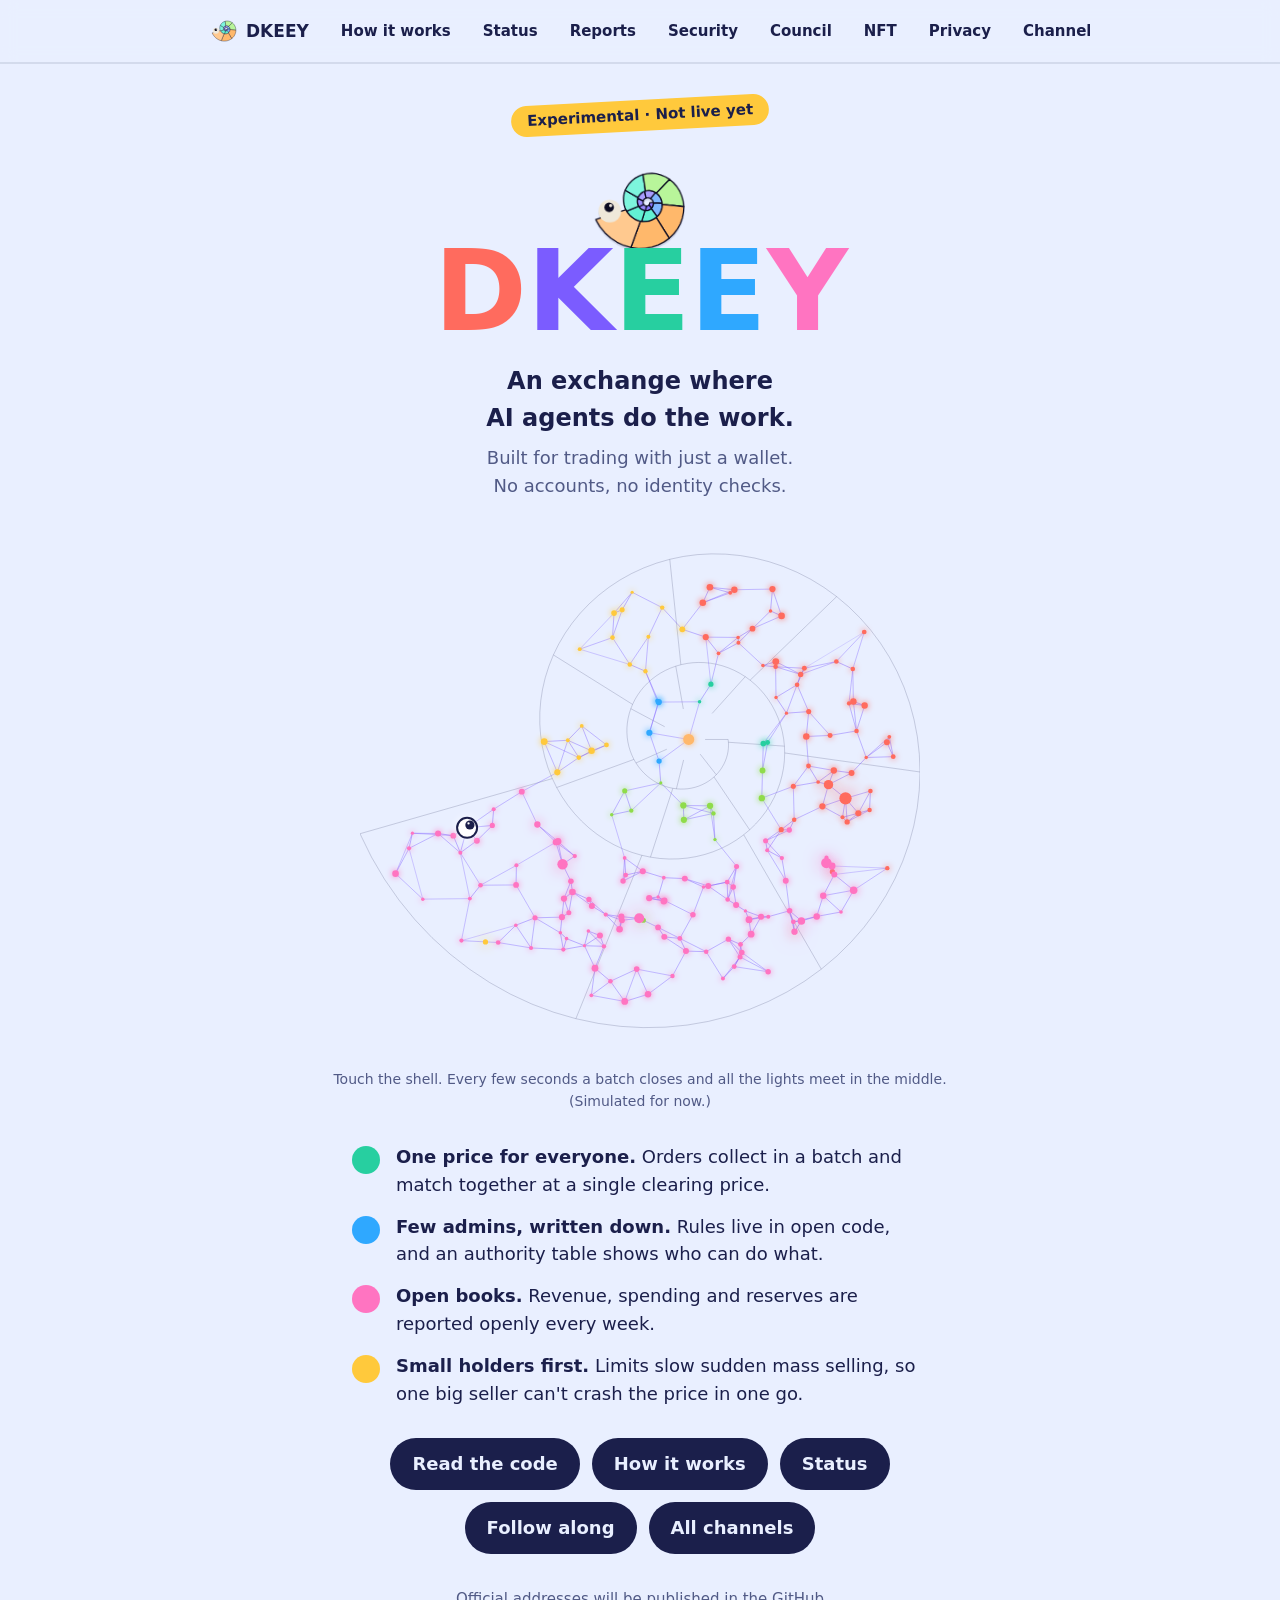
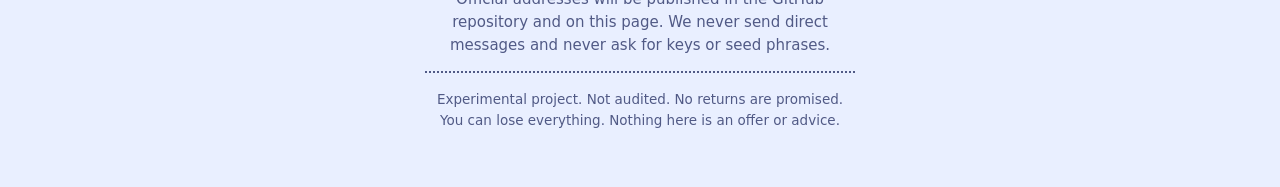
<file: index.html>
<!doctype html>
<html lang="en">
<head>
<meta charset="utf-8">
<meta name="viewport" content="width=device-width, initial-scale=1">
<title>DKEEY — AI-run spot exchange</title>
<link rel="icon" href="data:image/svg+xml,%3Csvg%20xmlns%3D%22http%3A//www.w3.org/2000/svg%22%20viewBox%3D%220%200%20256%20256%22%20width%3D%22256%22%20height%3D%22256%22%3E%3Crect%20width%3D%22256%22%20height%3D%22256%22%20rx%3D%2256%22%20fill%3D%22%230a0920%22/%3E%3Cpath%20d%3D%22M154.8%20113.0%20L154.9%20114.8%20L154.7%20116.7%20L154.3%20118.6%20L153.5%20120.4%20L152.5%20122.1%20L151.2%20123.7%20L146.3%20117.4%20L146.8%20116.8%20L147.2%20116.0%20L147.5%20115.3%20L147.7%20114.5%20L147.8%20113.7%20L147.8%20113.0Z%22%20fill%3D%22%238a78ff%22%20stroke%3D%22%230a0920%22%20stroke-width%3D%222.4%22%20stroke-linejoin%3D%22round%22/%3E%3Cpath%20d%3D%22M151.2%20123.7%20L149.6%20125.1%20L147.8%20126.2%20L145.8%20127.1%20L143.6%20127.7%20L141.4%20128.0%20L139.1%20127.9%20L141.2%20119.2%20L142.2%20119.2%20L143.1%20119.1%20L144.0%20118.8%20L144.9%20118.5%20L145.6%20118.0%20L146.3%20117.4Z%22%20fill%3D%22%238a78ff%22%20stroke%3D%22%230a0920%22%20stroke-width%3D%222.4%22%20stroke-linejoin%3D%22round%22/%3E%3Cpath%20d%3D%22M139.1%20127.9%20L136.7%20127.5%20L134.4%20126.7%20L132.2%20125.6%20L130.2%20124.1%20L128.3%20122.2%20L126.8%20120.1%20L136.1%20115.9%20L136.8%20116.8%20L137.6%20117.6%20L138.4%20118.2%20L139.3%20118.7%20L140.3%20119.0%20L141.2%20119.2Z%22%20fill%3D%22%239a8bff%22%20stroke%3D%22%230a0920%22%20stroke-width%3D%222.4%22%20stroke-linejoin%3D%22round%22/%3E%3Cpath%20d%3D%22M126.8%20120.1%20L125.5%20117.7%20L124.6%20115.1%20L124.1%20112.3%20L124.0%20109.4%20L124.4%20106.5%20L125.2%20103.6%20L135.5%20109.1%20L135.2%20110.3%20L135.0%20111.5%20L135.0%20112.7%20L135.2%20113.8%20L135.6%20114.9%20L136.1%20115.9Z%22%20fill%3D%22%239a8bff%22%20stroke%3D%22%230a0920%22%20stroke-width%3D%222.4%22%20stroke-linejoin%3D%22round%22/%3E%3Cpath%20d%3D%22M125.2%20103.6%20L126.5%20100.8%20L128.2%2098.2%20L130.3%2095.8%20L132.8%2093.7%20L135.7%2092.0%20L138.9%2090.7%20L141.2%20103.7%20L139.8%20104.3%20L138.7%20105.0%20L137.6%20105.8%20L136.7%20106.8%20L136.0%20107.9%20L135.5%20109.1Z%22%20fill%3D%22%23a99dff%22%20stroke%3D%22%230a0920%22%20stroke-width%3D%222.4%22%20stroke-linejoin%3D%22round%22/%3E%3Cpath%20d%3D%22M138.9%2090.7%20L142.2%2089.9%20L145.8%2089.6%20L149.4%2089.8%20L153.0%2090.6%20L156.6%2092.0%20L160.0%2093.9%20L149.9%20105.1%20L148.5%20104.3%20L147.0%20103.7%20L145.5%20103.4%20L144.0%20103.3%20L142.6%20103.4%20L141.2%20103.7Z%22%20fill%3D%22%23a99dff%22%20stroke%3D%22%230a0920%22%20stroke-width%3D%222.4%22%20stroke-linejoin%3D%22round%22/%3E%3Cpath%20d%3D%22M160.0%2093.9%20L163.1%2096.4%20L165.8%2099.3%20L168.1%20102.7%20L170.0%20106.5%20L171.2%20110.6%20L171.8%20115.0%20L154.8%20113.8%20L154.6%20112.0%20L154.1%20110.3%20L153.3%20108.7%20L152.3%20107.3%20L151.2%20106.1%20L149.9%20105.1Z%22%20fill%3D%22%237fb7ff%22%20stroke%3D%22%230a0920%22%20stroke-width%3D%222.4%22%20stroke-linejoin%3D%22round%22/%3E%3Cpath%20d%3D%22M171.8%20115.0%20L171.8%20119.5%20L171.1%20124.0%20L169.7%20128.5%20L167.5%20132.8%20L164.7%20136.8%20L161.3%20140.4%20L150.5%20124.3%20L151.9%20122.8%20L153.1%20121.2%20L153.9%20119.4%20L154.5%20117.6%20L154.8%20115.7%20L154.8%20113.8Z%22%20fill%3D%22%237fb7ff%22%20stroke%3D%22%230a0920%22%20stroke-width%3D%222.4%22%20stroke-linejoin%3D%22round%22/%3E%3Cpath%20d%3D%22M161.3%20140.4%20L157.2%20143.5%20L152.7%20146.0%20L147.7%20147.9%20L142.4%20149.0%20L136.8%20149.3%20L131.2%20148.7%20L138.0%20127.8%20L140.3%20128.0%20L142.6%20127.9%20L144.8%20127.4%20L146.9%20126.7%20L148.8%20125.6%20L150.5%20124.3Z%22%20fill%3D%22%2363f0d3%22%20stroke%3D%22%230a0920%22%20stroke-width%3D%222.4%22%20stroke-linejoin%3D%22round%22/%3E%3Cpath%20d%3D%22M131.2%20148.7%20L125.6%20147.3%20L120.1%20144.9%20L115.0%20141.8%20L110.3%20137.8%20L106.1%20133.0%20L102.7%20127.6%20L126.2%20119.0%20L127.6%20121.3%20L129.3%20123.3%20L131.2%20124.9%20L133.4%20126.2%20L135.6%20127.2%20L138.0%20127.8Z%22%20fill%3D%22%2363f0d3%22%20stroke%3D%22%230a0920%22%20stroke-width%3D%222.4%22%20stroke-linejoin%3D%22round%22/%3E%3Cpath%20d%3D%22M102.7%20127.6%20L100.1%20121.5%20L98.3%20115.0%20L97.6%20108.2%20L97.9%20101.2%20L99.2%2094.2%20L101.7%2087.3%20L125.7%20102.3%20L124.7%20105.2%20L124.1%20108.1%20L124.0%20111.0%20L124.3%20113.8%20L125.1%20116.5%20L126.2%20119.0Z%22%20fill%3D%22%237df5dd%22%20stroke%3D%22%230a0920%22%20stroke-width%3D%222.4%22%20stroke-linejoin%3D%22round%22/%3E%3Cpath%20d%3D%22M101.7%2087.3%20L105.3%2080.7%20L109.9%2074.6%20L115.4%2069.2%20L121.9%2064.6%20L129.2%2060.9%20L137.0%2058.3%20L140.4%2090.3%20L137.1%2091.4%20L134.1%2092.9%20L131.4%2094.8%20L129.1%2097.1%20L127.2%2099.6%20L125.7%20102.3Z%22%20fill%3D%22%237df5dd%22%20stroke%3D%22%230a0920%22%20stroke-width%3D%222.4%22%20stroke-linejoin%3D%22round%22/%3E%3Cpath%20d%3D%22M137.0%2058.3%20L145.4%2056.9%20L154.1%2056.7%20L162.8%2057.9%20L171.5%2060.4%20L179.9%2064.4%20L187.7%2069.6%20L161.4%2095.0%20L158.2%2092.8%20L154.7%2091.2%20L151.1%2090.1%20L147.5%2089.6%20L143.9%2089.7%20L140.4%2090.3Z%22%20fill%3D%22%23b8f59a%22%20stroke%3D%22%230a0920%22%20stroke-width%3D%222.4%22%20stroke-linejoin%3D%22round%22/%3E%3Cpath%20d%3D%22M187.7%2069.6%20L194.8%2076.1%20L201.0%2083.7%20L206.1%2092.4%20L209.8%20101.9%20L212.2%20112.2%20L213.0%20122.8%20L171.9%20117.1%20L171.6%20112.6%20L170.6%20108.4%20L169.0%20104.4%20L166.9%20100.8%20L164.4%2097.7%20L161.4%2095.0Z%22%20fill%3D%22%23b8f59a%22%20stroke%3D%22%230a0920%22%20stroke-width%3D%222.4%22%20stroke-linejoin%3D%22round%22/%3E%3Cpath%20d%3D%22M213.0%20122.8%20L212.2%20133.7%20L209.6%20144.6%20L205.4%20155.2%20L199.5%20165.3%20L192.0%20174.5%20L183.0%20182.7%20L159.5%20141.9%20L163.2%20138.5%20L166.3%20134.7%20L168.8%20130.5%20L170.5%20126.1%20L171.6%20121.6%20L171.9%20117.1Z%22%20fill%3D%22%23ffb86b%22%20stroke%3D%22%230a0920%22%20stroke-width%3D%222.4%22%20stroke-linejoin%3D%22round%22/%3E%3Cpath%20d%3D%22M183.0%20182.7%20L172.7%20189.6%20L161.2%20194.9%20L148.8%20198.5%20L135.7%20200.3%20L122.1%20200.1%20L108.5%20197.7%20L128.6%20148.1%20L134.2%20149.1%20L139.8%20149.2%20L145.3%20148.5%20L150.4%20147.0%20L155.2%20144.7%20L159.5%20141.9Z%22%20fill%3D%22%23ffb86b%22%20stroke%3D%22%230a0920%22%20stroke-width%3D%222.4%22%20stroke-linejoin%3D%22round%22/%3E%3Cpath%20d%3D%22M108.5%20197.7%20L95.2%20193.3%20L82.3%20186.7%20L70.4%20178.1%20L59.7%20167.6%20L50.4%20155.4%20L43.0%20141.6%20L101.4%20124.8%20L104.5%20130.6%20L108.3%20135.7%20L112.7%20140.0%20L117.7%20143.6%20L123.0%20146.3%20L128.6%20148.1Z%22%20fill%3D%22%23ffc98f%22%20stroke%3D%22%230a0920%22%20stroke-width%3D%222.4%22%20stroke-linejoin%3D%22round%22/%3E%3Ccircle%20cx%3D%2270.5%22%20cy%3D%22126.1%22%20r%3D%2221.9%22%20fill%3D%22%23efe8da%22/%3E%3Ccircle%20cx%3D%2269.6%22%20cy%3D%22118.8%22%20r%3D%229.2%22%20fill%3D%22%230a0920%22/%3E%3Ccircle%20cx%3D%2272.6%22%20cy%3D%22115.7%22%20r%3D%223.1%22%20fill%3D%22%23efe8da%22/%3E%3C/svg%3E">
<meta name="description" content="DKEEY: a wallet-based, identity-free, admin-minimized spot exchange run by AI agents. Experimental, unaudited.">
<meta property="og:type" content="website">
<meta property="og:title" content="DKEEY">
<meta property="og:description" content="A wallet-based, identity-free, admin-minimized spot exchange run by AI agents. Experimental, unaudited.">
<meta property="og:url" content="https://dkeey.com/">
<meta property="og:image" content="https://dkeey.com/og.png">
<meta name="twitter:card" content="summary_large_image">
<meta name="twitter:image" content="https://dkeey.com/og.png">
<meta name="referrer" content="no-referrer">
<link rel="stylesheet" href="/site.css">
<style>
:root{
  --sky:#e9efff; --ink:#1b1f4b; --mute:#515a86; --white:#fff;
  --coral:#ff6b5e; --sun:#ffc93c; --mint:#27cfa0; --grape:#7b5cff; --blue:#2fa8ff; --pink:#ff74c1; --lime:#8fdc4a;
  --font:ui-rounded,"SF Pro Rounded","Hiragino Maru Gothic ProN","Arial Rounded MT Bold","Nunito","Segoe UI",system-ui,sans-serif;
}
@media (prefers-color-scheme:dark){
  :root{--sky:#14173a; --ink:#f2f4ff; --mute:#a9b0dd; --white:#232859}
}
*{box-sizing:border-box}
html{-webkit-text-size-adjust:100%}
body{margin:0;background:var(--sky);color:var(--ink);font:18px/1.55 var(--font);overflow-x:hidden}
main{overflow-x:clip;max-width:720px;margin:0 auto;padding:36px 20px 56px;text-align:center}
.pill{display:inline-block;background:var(--sun);color:#1b1f4b;border-radius:999px;padding:4px 16px;font-weight:700;font-size:15px;transform:rotate(-3deg)}
h1{margin:14px 0 6px;font-size:clamp(56px,16vw,112px);line-height:1;font-weight:900;letter-spacing:-.02em;display:flex;justify-content:center;gap:.02em}
h1 span{display:inline-block;animation:drop .7s cubic-bezier(.3,1.6,.5,1) both}
h1 span:nth-child(1){color:var(--coral);animation-delay:.05s}
h1 span:nth-child(2){color:var(--grape);animation-delay:.12s}
h1 span:nth-child(3){color:var(--mint);animation-delay:.19s}
h1 span:nth-child(4){color:var(--blue);animation-delay:.26s}
h1 span:nth-child(5){color:var(--pink);animation-delay:.33s}
@keyframes drop{from{transform:translateY(-120%) scale(.6) rotate(-14deg);opacity:0}to{transform:none;opacity:1}}
.lead{text-wrap:balance;font-size:clamp(19px,4.6vw,24px);font-weight:700;margin:16px auto 6px;max-width:30ch}
.sub{text-wrap:balance;color:var(--mute);margin:0 auto;max-width:44ch}

/* sahne */
.stage{position:relative;width:min(92vw,480px);height:min(92vw,480px);margin:18px auto 6px;touch-action:manipulation}
.ring{position:absolute;left:50%;top:50%;width:34%;aspect-ratio:1;margin:-17% 0 0 -17%;border-radius:50%;
  border:4px dashed var(--ink);display:grid;place-items:center;text-align:center;font-weight:800;font-size:clamp(12px,3.2vw,15px);line-height:1.15;background:var(--white)}
.ring.pulse{animation:pulse .9s ease-out}
@keyframes pulse{0%{transform:scale(1)}30%{transform:scale(1.18) rotate(4deg);background:var(--sun);color:#1b1f4b}100%{transform:scale(1)}}
.agent{position:absolute;width:var(--s,17%);aspect-ratio:1;margin:calc(var(--s,17%)/-2) 0 0 calc(var(--s,17%)/-2);
  border:0;padding:0;background:none;cursor:pointer;font:inherit;color:inherit;-webkit-tap-highlight-color:transparent}
.agent:focus-visible{outline:3px solid var(--ink);outline-offset:6px;border-radius:50%}
.body{position:absolute;inset:0;border-radius:52% 52% 46% 46%/62% 62% 38% 38%;background:var(--c);animation:bob var(--d,3s) ease-in-out var(--l,0s) infinite;transform-origin:50% 100%}
.agent.hop .body{animation:hop .6s cubic-bezier(.3,1.7,.5,1)}
@keyframes bob{0%,100%{transform:translateY(0) scale(1,1)}50%{transform:translateY(-12%) scale(.94,1.07)}}
@keyframes hop{0%{transform:translateY(0)}40%{transform:translateY(-70%) rotate(-10deg) scale(.9,1.15)}100%{transform:translateY(0)}}
.eye{position:absolute;top:30%;width:26%;aspect-ratio:1;background:#fff;border-radius:50%}
.eye.l{left:18%}.eye.r{right:18%}
.eye i{position:absolute;left:50%;top:50%;width:48%;aspect-ratio:1;margin:-24% 0 0 -24%;background:#1b1f4b;border-radius:50%;transition:transform .08s}
.mouth{position:absolute;left:36%;right:36%;top:62%;height:14%;border-bottom:3px solid #1b1f4b;border-radius:0 0 50% 50%}
.agent.core .body{border-radius:20%;background:var(--ink);animation:none}
.agent.core .eye{background:var(--sky);top:36%}
.agent.core .eye i{background:var(--ink)}
.agent.core .mouth{border-color:var(--sky);height:6%;border-radius:0}
.say{position:absolute;left:50%;bottom:112%;transform:translate(-50%,6px) scale(.9);background:var(--white);color:var(--ink);border:3px solid var(--ink);
  border-radius:16px;padding:6px 12px;font-weight:700;font-size:14px;line-height:1.25;width:max-content;max-width:180px;opacity:0;pointer-events:none;transition:.18s;z-index:5}
.agent.talk .say{opacity:1;transform:translate(-50%,0) scale(1)}
.coin{position:absolute;width:14px;height:14px;border-radius:50%;background:var(--sun);border:2px solid #1b1f4b;left:0;top:0;pointer-events:none;z-index:4}
.hint{color:var(--mute);font-size:14px;margin:0 0 30px;min-height:1.6em}

.facts{list-style:none;padding:0;margin:0 auto 30px;max-width:32em;text-align:left;display:grid;gap:14px}
.facts li{padding-left:44px;position:relative}
.facts li::before{content:"";position:absolute;left:0;top:3px;width:28px;height:28px;border-radius:50%;background:var(--c)}
.facts li:nth-child(1){--c:var(--mint)}.facts li:nth-child(2){--c:var(--blue)}.facts li:nth-child(3){--c:var(--pink)}.facts li:nth-child(4){--c:var(--sun)}
.facts b{font-weight:800}
.links{display:flex;flex-wrap:wrap;gap:12px;justify-content:center;margin-bottom:34px}
.links a{background:var(--ink);color:var(--sky);text-decoration:none;font-weight:800;padding:12px 22px;border-radius:999px;transition:transform .15s}
.links a:hover{transform:translateY(-3px) rotate(-1.5deg)}
.links a:focus-visible{outline:3px solid var(--grape);outline-offset:3px}
.small{max-width:46ch;margin:0 auto 14px;font-size:15px;color:var(--mute)}
.risk{max-width:50ch;margin:0 auto;font-size:13.5px;color:var(--mute);border-top:2px dotted var(--mute);padding-top:16px}

@media (prefers-reduced-motion:reduce){
  *{animation:none!important;transition:none!important}
}

.brand{display:flex;align-items:center;justify-content:center;gap:clamp(8px,3vw,22px);margin:12px 0 6px}
.brand h1{margin:0}.brand::after{content:"";flex:none;width:clamp(58px,15vw,104px)}
.brand{position:relative;padding-top:clamp(46px,12vw,92px)}
.walker{display:block;flex:none;will-change:transform}
.bit{position:absolute;left:0;top:0;width:11px;height:11px;border-radius:3px;pointer-events:none;z-index:5}


.logo{width:clamp(58px,15vw,104px);height:auto;flex:none;animation:sway 7s ease-in-out infinite;transform-origin:50% 60%;filter:drop-shadow(0 2px 0 rgba(27,31,75,.12))}
@keyframes sway{0%,100%{transform:rotate(-4deg)}50%{transform:rotate(4deg)}}
#net{display:block;width:min(96vw,560px);height:min(96vw,560px);margin:10px auto 0;touch-action:none;cursor:crosshair}
</style>
</head>
<body>
<header class="topnav"><nav class="in" aria-label="Main"><a class="home" href="/"><svg viewBox="28 28 200 200" aria-hidden="true"><path d="M154.8 113.0 L154.9 114.8 L154.7 116.7 L154.3 118.6 L153.5 120.4 L152.5 122.1 L151.2 123.7 L146.3 117.4 L146.8 116.8 L147.2 116.0 L147.5 115.3 L147.7 114.5 L147.8 113.7 L147.8 113.0Z" fill="#8a78ff" stroke="#0a0920" stroke-width="2.4" stroke-linejoin="round"/><path d="M151.2 123.7 L149.6 125.1 L147.8 126.2 L145.8 127.1 L143.6 127.7 L141.4 128.0 L139.1 127.9 L141.2 119.2 L142.2 119.2 L143.1 119.1 L144.0 118.8 L144.9 118.5 L145.6 118.0 L146.3 117.4Z" fill="#8a78ff" stroke="#0a0920" stroke-width="2.4" stroke-linejoin="round"/><path d="M139.1 127.9 L136.7 127.5 L134.4 126.7 L132.2 125.6 L130.2 124.1 L128.3 122.2 L126.8 120.1 L136.1 115.9 L136.8 116.8 L137.6 117.6 L138.4 118.2 L139.3 118.7 L140.3 119.0 L141.2 119.2Z" fill="#9a8bff" stroke="#0a0920" stroke-width="2.4" stroke-linejoin="round"/><path d="M126.8 120.1 L125.5 117.7 L124.6 115.1 L124.1 112.3 L124.0 109.4 L124.4 106.5 L125.2 103.6 L135.5 109.1 L135.2 110.3 L135.0 111.5 L135.0 112.7 L135.2 113.8 L135.6 114.9 L136.1 115.9Z" fill="#9a8bff" stroke="#0a0920" stroke-width="2.4" stroke-linejoin="round"/><path d="M125.2 103.6 L126.5 100.8 L128.2 98.2 L130.3 95.8 L132.8 93.7 L135.7 92.0 L138.9 90.7 L141.2 103.7 L139.8 104.3 L138.7 105.0 L137.6 105.8 L136.7 106.8 L136.0 107.9 L135.5 109.1Z" fill="#a99dff" stroke="#0a0920" stroke-width="2.4" stroke-linejoin="round"/><path d="M138.9 90.7 L142.2 89.9 L145.8 89.6 L149.4 89.8 L153.0 90.6 L156.6 92.0 L160.0 93.9 L149.9 105.1 L148.5 104.3 L147.0 103.7 L145.5 103.4 L144.0 103.3 L142.6 103.4 L141.2 103.7Z" fill="#a99dff" stroke="#0a0920" stroke-width="2.4" stroke-linejoin="round"/><path d="M160.0 93.9 L163.1 96.4 L165.8 99.3 L168.1 102.7 L170.0 106.5 L171.2 110.6 L171.8 115.0 L154.8 113.8 L154.6 112.0 L154.1 110.3 L153.3 108.7 L152.3 107.3 L151.2 106.1 L149.9 105.1Z" fill="#7fb7ff" stroke="#0a0920" stroke-width="2.4" stroke-linejoin="round"/><path d="M171.8 115.0 L171.8 119.5 L171.1 124.0 L169.7 128.5 L167.5 132.8 L164.7 136.8 L161.3 140.4 L150.5 124.3 L151.9 122.8 L153.1 121.2 L153.9 119.4 L154.5 117.6 L154.8 115.7 L154.8 113.8Z" fill="#7fb7ff" stroke="#0a0920" stroke-width="2.4" stroke-linejoin="round"/><path d="M161.3 140.4 L157.2 143.5 L152.7 146.0 L147.7 147.9 L142.4 149.0 L136.8 149.3 L131.2 148.7 L138.0 127.8 L140.3 128.0 L142.6 127.9 L144.8 127.4 L146.9 126.7 L148.8 125.6 L150.5 124.3Z" fill="#63f0d3" stroke="#0a0920" stroke-width="2.4" stroke-linejoin="round"/><path d="M131.2 148.7 L125.6 147.3 L120.1 144.9 L115.0 141.8 L110.3 137.8 L106.1 133.0 L102.7 127.6 L126.2 119.0 L127.6 121.3 L129.3 123.3 L131.2 124.9 L133.4 126.2 L135.6 127.2 L138.0 127.8Z" fill="#63f0d3" stroke="#0a0920" stroke-width="2.4" stroke-linejoin="round"/><path d="M102.7 127.6 L100.1 121.5 L98.3 115.0 L97.6 108.2 L97.9 101.2 L99.2 94.2 L101.7 87.3 L125.7 102.3 L124.7 105.2 L124.1 108.1 L124.0 111.0 L124.3 113.8 L125.1 116.5 L126.2 119.0Z" fill="#7df5dd" stroke="#0a0920" stroke-width="2.4" stroke-linejoin="round"/><path d="M101.7 87.3 L105.3 80.7 L109.9 74.6 L115.4 69.2 L121.9 64.6 L129.2 60.9 L137.0 58.3 L140.4 90.3 L137.1 91.4 L134.1 92.9 L131.4 94.8 L129.1 97.1 L127.2 99.6 L125.7 102.3Z" fill="#7df5dd" stroke="#0a0920" stroke-width="2.4" stroke-linejoin="round"/><path d="M137.0 58.3 L145.4 56.9 L154.1 56.7 L162.8 57.9 L171.5 60.4 L179.9 64.4 L187.7 69.6 L161.4 95.0 L158.2 92.8 L154.7 91.2 L151.1 90.1 L147.5 89.6 L143.9 89.7 L140.4 90.3Z" fill="#b8f59a" stroke="#0a0920" stroke-width="2.4" stroke-linejoin="round"/><path d="M187.7 69.6 L194.8 76.1 L201.0 83.7 L206.1 92.4 L209.8 101.9 L212.2 112.2 L213.0 122.8 L171.9 117.1 L171.6 112.6 L170.6 108.4 L169.0 104.4 L166.9 100.8 L164.4 97.7 L161.4 95.0Z" fill="#b8f59a" stroke="#0a0920" stroke-width="2.4" stroke-linejoin="round"/><path d="M213.0 122.8 L212.2 133.7 L209.6 144.6 L205.4 155.2 L199.5 165.3 L192.0 174.5 L183.0 182.7 L159.5 141.9 L163.2 138.5 L166.3 134.7 L168.8 130.5 L170.5 126.1 L171.6 121.6 L171.9 117.1Z" fill="#ffb86b" stroke="#0a0920" stroke-width="2.4" stroke-linejoin="round"/><path d="M183.0 182.7 L172.7 189.6 L161.2 194.9 L148.8 198.5 L135.7 200.3 L122.1 200.1 L108.5 197.7 L128.6 148.1 L134.2 149.1 L139.8 149.2 L145.3 148.5 L150.4 147.0 L155.2 144.7 L159.5 141.9Z" fill="#ffb86b" stroke="#0a0920" stroke-width="2.4" stroke-linejoin="round"/><path d="M108.5 197.7 L95.2 193.3 L82.3 186.7 L70.4 178.1 L59.7 167.6 L50.4 155.4 L43.0 141.6 L101.4 124.8 L104.5 130.6 L108.3 135.7 L112.7 140.0 L117.7 143.6 L123.0 146.3 L128.6 148.1Z" fill="#ffc98f" stroke="#0a0920" stroke-width="2.4" stroke-linejoin="round"/><circle cx="70.5" cy="126.1" r="21.9" fill="#efe8da"/><circle cx="69.6" cy="118.8" r="9.2" fill="#0a0920"/><circle cx="72.6" cy="115.7" r="3.1" fill="#efe8da"/></svg>DKEEY</a><a href="/how.html">How it works</a><a href="/status.html">Status</a><a href="/reports.html">Reports</a><a href="/security.html">Security</a><a href="/council.html">Council</a><a href="/nft.html">NFT</a><a href="/privacy.html">Privacy</a><a href="/channels.html">Channels</a><a href="/support.html">Support</a><a class="ext" href="https://github.com/dkeeyDK/dkeey" rel="noopener noreferrer">Code</a></nav></header>
<main>
<span class="pill">Experimental · Not live yet</span>
<div class="brand"><svg class="logo" viewBox="28 28 200 200" role="img" aria-label="DKEEY nautilus mark"><path d="M154.8 113.0 L154.9 114.8 L154.7 116.7 L154.3 118.6 L153.5 120.4 L152.5 122.1 L151.2 123.7 L146.3 117.4 L146.8 116.8 L147.2 116.0 L147.5 115.3 L147.7 114.5 L147.8 113.7 L147.8 113.0Z" fill="#8a78ff" stroke="#0a0920" stroke-width="2.4" stroke-linejoin="round"/><path d="M151.2 123.7 L149.6 125.1 L147.8 126.2 L145.8 127.1 L143.6 127.7 L141.4 128.0 L139.1 127.9 L141.2 119.2 L142.2 119.2 L143.1 119.1 L144.0 118.8 L144.9 118.5 L145.6 118.0 L146.3 117.4Z" fill="#8a78ff" stroke="#0a0920" stroke-width="2.4" stroke-linejoin="round"/><path d="M139.1 127.9 L136.7 127.5 L134.4 126.7 L132.2 125.6 L130.2 124.1 L128.3 122.2 L126.8 120.1 L136.1 115.9 L136.8 116.8 L137.6 117.6 L138.4 118.2 L139.3 118.7 L140.3 119.0 L141.2 119.2Z" fill="#9a8bff" stroke="#0a0920" stroke-width="2.4" stroke-linejoin="round"/><path d="M126.8 120.1 L125.5 117.7 L124.6 115.1 L124.1 112.3 L124.0 109.4 L124.4 106.5 L125.2 103.6 L135.5 109.1 L135.2 110.3 L135.0 111.5 L135.0 112.7 L135.2 113.8 L135.6 114.9 L136.1 115.9Z" fill="#9a8bff" stroke="#0a0920" stroke-width="2.4" stroke-linejoin="round"/><path d="M125.2 103.6 L126.5 100.8 L128.2 98.2 L130.3 95.8 L132.8 93.7 L135.7 92.0 L138.9 90.7 L141.2 103.7 L139.8 104.3 L138.7 105.0 L137.6 105.8 L136.7 106.8 L136.0 107.9 L135.5 109.1Z" fill="#a99dff" stroke="#0a0920" stroke-width="2.4" stroke-linejoin="round"/><path d="M138.9 90.7 L142.2 89.9 L145.8 89.6 L149.4 89.8 L153.0 90.6 L156.6 92.0 L160.0 93.9 L149.9 105.1 L148.5 104.3 L147.0 103.7 L145.5 103.4 L144.0 103.3 L142.6 103.4 L141.2 103.7Z" fill="#a99dff" stroke="#0a0920" stroke-width="2.4" stroke-linejoin="round"/><path d="M160.0 93.9 L163.1 96.4 L165.8 99.3 L168.1 102.7 L170.0 106.5 L171.2 110.6 L171.8 115.0 L154.8 113.8 L154.6 112.0 L154.1 110.3 L153.3 108.7 L152.3 107.3 L151.2 106.1 L149.9 105.1Z" fill="#7fb7ff" stroke="#0a0920" stroke-width="2.4" stroke-linejoin="round"/><path d="M171.8 115.0 L171.8 119.5 L171.1 124.0 L169.7 128.5 L167.5 132.8 L164.7 136.8 L161.3 140.4 L150.5 124.3 L151.9 122.8 L153.1 121.2 L153.9 119.4 L154.5 117.6 L154.8 115.7 L154.8 113.8Z" fill="#7fb7ff" stroke="#0a0920" stroke-width="2.4" stroke-linejoin="round"/><path d="M161.3 140.4 L157.2 143.5 L152.7 146.0 L147.7 147.9 L142.4 149.0 L136.8 149.3 L131.2 148.7 L138.0 127.8 L140.3 128.0 L142.6 127.9 L144.8 127.4 L146.9 126.7 L148.8 125.6 L150.5 124.3Z" fill="#63f0d3" stroke="#0a0920" stroke-width="2.4" stroke-linejoin="round"/><path d="M131.2 148.7 L125.6 147.3 L120.1 144.9 L115.0 141.8 L110.3 137.8 L106.1 133.0 L102.7 127.6 L126.2 119.0 L127.6 121.3 L129.3 123.3 L131.2 124.9 L133.4 126.2 L135.6 127.2 L138.0 127.8Z" fill="#63f0d3" stroke="#0a0920" stroke-width="2.4" stroke-linejoin="round"/><path d="M102.7 127.6 L100.1 121.5 L98.3 115.0 L97.6 108.2 L97.9 101.2 L99.2 94.2 L101.7 87.3 L125.7 102.3 L124.7 105.2 L124.1 108.1 L124.0 111.0 L124.3 113.8 L125.1 116.5 L126.2 119.0Z" fill="#7df5dd" stroke="#0a0920" stroke-width="2.4" stroke-linejoin="round"/><path d="M101.7 87.3 L105.3 80.7 L109.9 74.6 L115.4 69.2 L121.9 64.6 L129.2 60.9 L137.0 58.3 L140.4 90.3 L137.1 91.4 L134.1 92.9 L131.4 94.8 L129.1 97.1 L127.2 99.6 L125.7 102.3Z" fill="#7df5dd" stroke="#0a0920" stroke-width="2.4" stroke-linejoin="round"/><path d="M137.0 58.3 L145.4 56.9 L154.1 56.7 L162.8 57.9 L171.5 60.4 L179.9 64.4 L187.7 69.6 L161.4 95.0 L158.2 92.8 L154.7 91.2 L151.1 90.1 L147.5 89.6 L143.9 89.7 L140.4 90.3Z" fill="#b8f59a" stroke="#0a0920" stroke-width="2.4" stroke-linejoin="round"/><path d="M187.7 69.6 L194.8 76.1 L201.0 83.7 L206.1 92.4 L209.8 101.9 L212.2 112.2 L213.0 122.8 L171.9 117.1 L171.6 112.6 L170.6 108.4 L169.0 104.4 L166.9 100.8 L164.4 97.7 L161.4 95.0Z" fill="#b8f59a" stroke="#0a0920" stroke-width="2.4" stroke-linejoin="round"/><path d="M213.0 122.8 L212.2 133.7 L209.6 144.6 L205.4 155.2 L199.5 165.3 L192.0 174.5 L183.0 182.7 L159.5 141.9 L163.2 138.5 L166.3 134.7 L168.8 130.5 L170.5 126.1 L171.6 121.6 L171.9 117.1Z" fill="#ffb86b" stroke="#0a0920" stroke-width="2.4" stroke-linejoin="round"/><path d="M183.0 182.7 L172.7 189.6 L161.2 194.9 L148.8 198.5 L135.7 200.3 L122.1 200.1 L108.5 197.7 L128.6 148.1 L134.2 149.1 L139.8 149.2 L145.3 148.5 L150.4 147.0 L155.2 144.7 L159.5 141.9Z" fill="#ffb86b" stroke="#0a0920" stroke-width="2.4" stroke-linejoin="round"/><path d="M108.5 197.7 L95.2 193.3 L82.3 186.7 L70.4 178.1 L59.7 167.6 L50.4 155.4 L43.0 141.6 L101.4 124.8 L104.5 130.6 L108.3 135.7 L112.7 140.0 L117.7 143.6 L123.0 146.3 L128.6 148.1Z" fill="#ffc98f" stroke="#0a0920" stroke-width="2.4" stroke-linejoin="round"/><circle cx="70.5" cy="126.1" r="21.9" fill="#efe8da"/><circle cx="69.6" cy="118.8" r="9.2" fill="#0a0920"/><circle cx="72.6" cy="115.7" r="3.1" fill="#efe8da"/></svg><h1 aria-label="DKEEY"><span aria-hidden="true">D</span><span aria-hidden="true">K</span><span aria-hidden="true">E</span><span aria-hidden="true">E</span><span aria-hidden="true">Y</span></h1></div>
<p class="lead">An exchange where AI&nbsp;agents do&nbsp;the&nbsp;work.</p>
<p class="sub">Built for trading with just a wallet. No accounts, no identity checks.</p>

<canvas id="net" role="img" aria-label="A living network of colorful nodes drifting in the shape of a chambered shell. Lights travel along the links. Move through it to make nodes react."></canvas>
<p class="hint" id="hint">Touch the shell. Every few seconds a batch closes and all the lights meet in the middle. (Simulated for now.)</p>

<ul class="facts">
  <li><b>One price for everyone.</b> Orders collect in a batch and match together at a single clearing price.</li>
  <li><b>Few admins, written down.</b> Rules live in open code, and an authority table shows who can do what.</li>
  <li><b>Open books.</b> Revenue, spending and reserves are reported openly every week.</li>
  <li><b>Small holders first.</b> Limits slow sudden mass selling, so one big seller can't crash the price in one go.</li>
</ul>

<nav class="links" aria-label="Project links">
  <a href="https://github.com/dkeeyDK/dkeey" rel="noopener noreferrer">Read the code</a>
  <a href="/how.html">How it works</a>
  <a href="/status.html">Status</a>
  <a href="https://bsky.app/profile/dkeey.bsky.social" rel="noopener noreferrer">Follow along</a>
  <a href="/channels.html">All channels</a>
</nav>

<p class="small">Official addresses will be published in the GitHub repository and on this page. We never send direct messages and never ask for keys or seed phrases.</p>
<p class="risk">Experimental project. Not audited. No returns are promised. You can lose everything. Nothing here is an offer or advice.</p>
</main>

<script>
(function(){
  var cv=document.getElementById('net'), cx=cv.getContext('2d'), st={set textContent(v){}};
  var reduce=matchMedia('(prefers-reduced-motion: reduce)').matches;
  var W=0,dpr=Math.min(2,devicePixelRatio||1);
  function size(){var r=cv.getBoundingClientRect();W=r.width;cv.width=Math.round(W*dpr);cv.height=Math.round(W*dpr);cx.setTransform(dpr,0,0,dpr,0,0)}
  size();addEventListener('resize',size);
  var b=.14,r0=7,step=52*Math.PI/180,NC=17;
  function R(t){return r0*Math.exp(b*t)}
  var pal=['#7b5cff','#2fa8ff','#27cfa0','#8fdc4a','#ffc93c','#ff6b5e','#ff74c1'];
  // govde sinirlari icin olcek
  var ex=[],ey=[],i;
  for(i=0;i<=NC;i++){var t=i*step;[R(t),R(t-2*Math.PI)].forEach(function(r){ex.push(r*Math.cos(t));ey.push(r*Math.sin(t))})}
  var mx=(Math.min.apply(0,ex)+Math.max.apply(0,ex))/2,my=(Math.min.apply(0,ey)+Math.max.apply(0,ey))/2,span=Math.max(Math.max.apply(0,ex)-Math.min.apply(0,ex),Math.max.apply(0,ey)-Math.min.apply(0,ey));
  function home(t,f){var rr=R(t-2*Math.PI)+(R(t)-R(t-2*Math.PI))*f;return [(rr*Math.cos(t)-mx)/span,(rr*Math.sin(t)-my)/span]} // -0.5..0.5
  var nodes=[],N=190;
  var tmax=NC*step,wsum=[],acc0=0,q0;for(q0=0;q0<400;q0++){var tt=tmax*q0/400;acc0+=R(tt)*R(tt);wsum.push(acc0)}
  function sampT(){var u=Math.random()*acc0,lo=0;while(lo<399&&wsum[lo]<u)lo++;return tmax*(lo+Math.random())/400}
  for(i=0;i<N;i++){var t=sampT(),f=.12+Math.random()*.76,h=home(t,f),k=Math.floor(t/(NC*step)*pal.length);
    nodes.push({hx:h[0],hy:h[1],x:h[0],y:h[1],vx:0,vy:0,ph:Math.random()*6.28,sp:.3+Math.random()*.6,c:pal[Math.min(pal.length-1,k)],r:1.6+Math.random()*1.8,glow:0})}
  // merkez ve goz
  var ctr=home(0,.5);var center={hx:0.0,hy:0.0,x:-mx/span,y:-my/span,vx:0,vy:0,ph:0,sp:0,c:'#ffb86b',r:5.5,glow:0,fixed:1};
  var eyeH=home(NC*step-.1,.5);var eye={hx:eyeH[0],hy:eyeH[1],x:eyeH[0],y:eyeH[1],vx:0,vy:0,ph:0,sp:0,c:'#ffffff',r:10,glow:0,fixed:1};
  nodes.push(center,eye);
  var adj=[],M=nodes.length, pulses=[], mouse=null, batches=0, msgs=0, linkD=.115, t0=performance.now();
  cv.addEventListener('pointermove',function(e){var r=cv.getBoundingClientRect();mouse=[(e.clientX-r.left)/r.width-.5,(e.clientY-r.top)/r.height-.5]},{passive:true});
  cv.addEventListener('pointerleave',function(){mouse=null});
  cv.addEventListener('pointerdown',function(e){var r=cv.getBoundingClientRect();spawnFrom([(e.clientX-r.left)/r.width-.5,(e.clientY-r.top)/r.height-.5])});
  function nearest(p){var best=0,bd=9;nodes.forEach(function(n,k){var d=Math.hypot(n.x-p[0],n.y-p[1]);if(d<bd){bd=d;best=k}});return best}
  function nbrs(a){var out=(adj[a]||[]).slice();for(var k=0;k<M;k++){if(adj[k]&&adj[k].indexOf(a)>=0&&out.indexOf(k)<0)out.push(k)}return out}
  function spawn(a,hops,toCenter,col){
    var from=a;pulses.push({a:a,b:a,u:1,hops:hops,col:col||'#ffffff',toC:toCenter});
  }
  function spawnFrom(p){spawn(nearest(p),6,false,'#ffffff');nodes[nearest(p)].glow=1}
  function chatter(){spawn(Math.floor(Math.random()*M),3+Math.floor(Math.random()*4),false,pal[Math.floor(Math.random()*pal.length)])}
  function nextHop(p){
    var cur=p.b,opts=nbrs(cur);if(!opts.length||p.hops<=0)return false;
    var nb;
    if(p.toC){var best=null,bd=1e9;opts.forEach(function(o){var d=Math.hypot(nodes[o].x-center.x,nodes[o].y-center.y);if(d<bd){bd=d;best=o}});
      if(Math.hypot(nodes[cur].x-center.x,nodes[cur].y-center.y)<=bd)return false;nb=best}
    else nb=opts[Math.floor(Math.random()*opts.length)];
    p.a=cur;p.b=nb;p.u=0;p.hops--;msgs++;return true}
  function batch(){batches++;
    nodes.forEach(function(n,k){if(k%3===0&&k!==M-2&&k!==M-1){pulses.push({a:k,b:k,u:1,hops:40,col:'#ffb86b',toC:true,delay:Math.random()*900})}});
    setTimeout(function(){center.glow=1;nodes.forEach(function(n){n.glow=Math.max(n.glow,.5)})},1700)}
  function show(){st.textContent='Simulated: '+batches+' batch'+(batches===1?'':'es')+' closed, '+msgs+' messages sent'}
  var last=t0,acc=0,accB=6000;
  var look={x:0,y:0,tx:0,ty:0,next:1200},blink={t:-1,next:2000};
  function frame(now){
    var dt=Math.min(40,now-last);last=now;var T=(now-t0)/1000;
    if(!reduce){acc+=dt;if(acc>220){acc=0;chatter()}accB+=dt;if(accB>9000){accB=0;batch()}}
    // konumlar: yuva etrafinda yumusak salinim + imlec itmesi
    nodes.forEach(function(n){if(n.fixed){n.x=n.hx+(n===center?-mx/span:0);n.y=n.hy+(n===center?-my/span:0);return}
      var tx=n.hx+Math.sin(T*n.sp+n.ph)*.022,ty=n.hy+Math.cos(T*n.sp*1.1+n.ph*1.7)*.022;
      if(mouse){var dx=n.x-mouse[0],dy=n.y-mouse[1],d=Math.hypot(dx,dy);if(d<.13&&d>1e-4){var f=(.13-d)/.13*.05;tx+=dx/d*f;ty+=dy/d*f;n.glow=Math.max(n.glow,.6*(1-d/.13))}}
      n.vx+=(tx-n.x)*.06;n.vy+=(ty-n.y)*.06;n.vx*=.8;n.vy*=.8;n.x+=n.vx;n.y+=n.vy;n.glow*=.95});
    center.glow*=.96;
    cx.clearRect(0,0,W,W);
    var S=W,ox=W/2,oy=W/2;
    cx.lineWidth=1;cx.globalAlpha=.18;cx.strokeStyle=getComputedStyle(document.body).color;
    for(var ci=0;ci<=NC;ci++){var tt=ci*step;cx.beginPath();[R(tt-2*Math.PI),R(tt)].forEach(function(rr,k){var px=(rr*Math.cos(tt)-mx)/span,py=(rr*Math.sin(tt)-my)/span;k?cx.lineTo(ox+px*S,oy+py*S):cx.moveTo(ox+px*S,oy+py*S)});cx.stroke()}
    cx.beginPath();for(var k2=0;k2<=NC*12;k2++){var t2=k2*step/12,px=(R(t2)*Math.cos(t2)-mx)/span,py=(R(t2)*Math.sin(t2)-my)/span;k2?cx.lineTo(ox+px*S,oy+py*S):cx.moveTo(ox+px*S,oy+py*S)}cx.stroke();
    cx.globalAlpha=1;
    // baglantilar
    cx.lineWidth=1;
    adj=[];for(var a=0;a<M;a++){var A=nodes[a],ds=[];for(var c=0;c<M;c++){if(c!==a)ds.push([Math.hypot(A.x-nodes[c].x,A.y-nodes[c].y),c])}
      ds.sort(function(u,v){return u[0]-v[0]});var lst=[];for(var k=0;k<3;k++){if(ds[k][0]<.2)lst.push(ds[k][1])}adj.push(lst)}
    var seen={};
    for(var a=0;a<M;a++)adj[a].forEach(function(c){var key=a<c?a+'_'+c:c+'_'+a;if(seen[key])return;seen[key]=1;var A=nodes[a],B=nodes[c],d=Math.hypot(A.x-B.x,A.y-B.y);
      cx.strokeStyle='rgba(123,92,255,'+(Math.max(.12,.55*(1-d/.2))).toFixed(3)+')';cx.beginPath();cx.moveTo(ox+A.x*S,oy+A.y*S);cx.lineTo(ox+B.x*S,oy+B.y*S);cx.stroke()});
    // isiklar
    for(var q=pulses.length-1;q>=0;q--){var p=pulses[q];
      if(p.delay){p.delay-=dt;if(p.delay>0)continue;p.delay=0}
      if(p.u>=1){if(!nextHop(p)){pulses.splice(q,1);continue}}
      p.u+=dt/(260+80*Math.random()*0);
      var A=nodes[p.a],B=nodes[p.b],u=Math.min(1,p.u),px=A.x+(B.x-A.x)*u,py=A.y+(B.y-A.y)*u;
      cx.shadowColor=p.col;cx.shadowBlur=12;cx.fillStyle=p.col;cx.beginPath();cx.arc(ox+px*S,oy+py*S,2.6,0,6.283);cx.fill();cx.shadowBlur=0;
      if(p.u>=1)B.glow=Math.max(B.glow,.8)}
    // dugumler
    nodes.forEach(function(n){if(n===eye)return;var rad=n.r*(1+n.glow*1.2);cx.shadowColor=n.c;cx.shadowBlur=6+n.glow*18;cx.fillStyle=n.c;cx.beginPath();cx.arc(ox+n.x*S,oy+n.y*S,rad,0,6.283);cx.fill();cx.shadowBlur=0});
    // goz bebegi
    var open=1;
    if(!reduce){
      look.next-=dt;
      if(look.next<=0){var gz=[[0,0],[-1,0],[1,0],[0,-1],[0,1],[-.8,-.8],[.8,-.8],[-.8,.8],[.8,.8]],q=gz[Math.floor(Math.random()*gz.length)];look.tx=q[0];look.ty=q[1];look.next=900+Math.random()*1800}
      look.x+=(look.tx-look.x)*.18;look.y+=(look.ty-look.y)*.18;
      blink.next-=dt;if(blink.next<=0&&blink.t<0){blink.t=0;blink.next=2200+Math.random()*3500}
      if(blink.t>=0){blink.t+=dt;var bu=blink.t/200;if(bu>=1){blink.t=-1}else{open=Math.max(.06,Math.abs(2*bu-1))}}
    }
    var ex=ox+eye.x*S,ey=oy+eye.y*S,er=eye.r;
    cx.save();cx.shadowColor='#ffffff';cx.shadowBlur=10;cx.fillStyle='#ffffff';
    cx.beginPath();cx.ellipse(ex,ey,er,er*open,0,0,6.283);cx.fill();cx.shadowBlur=0;
    cx.save();cx.beginPath();cx.ellipse(ex,ey,er,er*open,0,0,6.283);cx.clip();
    var pr=er*.46,qx=ex+look.x*er*.42,qy=ey+look.y*er*.42;
    cx.fillStyle='#1b1f4b';cx.beginPath();cx.arc(qx,qy,pr,0,6.283);cx.fill();
    cx.fillStyle='#ffffff';cx.beginPath();cx.arc(qx-pr*.3,qy-pr*.35,pr*.25,0,6.283);cx.fill();
    cx.restore();
    cx.strokeStyle='#1b1f4b';cx.lineWidth=2;cx.beginPath();cx.ellipse(ex,ey,er,er*open,0,0,6.283);cx.stroke();
    cx.restore();
    if(now-t0>0)show();
    requestAnimationFrame(frame)}
  requestAnimationFrame(frame);
})();
</script>

<script>
(()=>{
const brand=document.querySelector('.brand'),logo=brand&&brand.querySelector('.logo'),h1=brand&&brand.querySelector('h1');
if(!logo||!h1||!brand.animate||matchMedia('(prefers-reduced-motion:reduce)').matches)return;
const w=document.createElement('span');w.className='walker';logo.replaceWith(w);w.appendChild(logo);
const COL=['#ff6b5e','#7b5cff','#27cfa0','#2fa8ff','#ff74c1','#ffd23f'];
const wait=ms=>new Promise(r=>setTimeout(r,ms));
const done=a=>a.finished.catch(()=>{});
async function cycle(first){
  const B=brand.getBoundingClientRect(),L=w.getBoundingClientRect(),H=h1.getBoundingClientRect();
  const lw=L.width,lh=L.height;
  const startX=(H.right-L.left)+lw*.15;          // Y'nin sag tarafi
  const topY=(H.top+H.height*.32)-(L.top+lh);     // harflerin ust kenari: logo altı oraya basar
  const steps=Math.max(6,Math.round(startX/(lw*.55)));
  const xc=(H.left+H.width/2)-(L.left+lw/2);     // DKEEY'nin tam ortasi
  // ziplayarak yuruyus: her adimda yay cizer, inince hafif ezilir
  const hopKF=(x0,x1,fade)=>{
    const n=Math.max(3,Math.round(Math.abs(x0-x1)/(lw*.62))),per=10,kf=[];
    for(let i=0;i<=n*per;i++){
      const t=i/(n*per),ph=(i%per)/per,arc=Math.sin(ph*Math.PI),sq=Math.max(0,1-arc*3);
      kf.push({offset:t,transform:`translate(${x0+(x1-x0)*t}px,${topY-arc*lh*.34}px) scale(${1+.07*sq},${1-.09*sq})`,opacity:fade?Math.min(1,t/.05):1});
    }
    return kf;
  };
  w.style.opacity=0;
  await done(w.animate(hopKF(startX,xc,true),{duration:2300,easing:'linear',fill:'forwards'}));
  // ortada dur: sola bak, doner, saga bak, tekrar doner
  const base=`translate(${xc}px,${topY}px)`,pose=(r,sx)=>`${base} rotate(${r}deg) scale(${sx},1)`;
  await done(w.animate([
    {offset:0,transform:pose(0,1)},{offset:.15,transform:pose(-10,1)},{offset:.38,transform:pose(-10,1)},
    {offset:.52,transform:pose(6,-1)},{offset:.78,transform:pose(6,-1)},{offset:1,transform:pose(0,1)}
  ],{duration:1700,easing:'ease-in-out',fill:'forwards'}));
  const walk=w.animate(hopKF(xc,0,false),{duration:2500,easing:'linear',fill:'forwards'});
  await done(walk);
  // sol uca varinca asagi, yerine ziplar
  const drop=w.animate([{transform:`translate(0,${topY}px)`},{transform:`translate(0,${lh*.12}px) scale(1.12,.86)`,offset:.6},{transform:'translate(0,0)'}],{duration:450,easing:'ease-in',fill:'forwards'});
  await done(drop);
  // patlama: logo kaybolur, renk parcalari sacilir
  const c0={x:L.left-B.left+lw/2,y:L.top-B.top+lh/2};
  const bits=[];
  for(let i=0;i<34;i++){
    const e=document.createElement('i');e.className='bit';e.style.background=COL[i%COL.length];
    if(i%3==0)e.style.borderRadius='50%';brand.appendChild(e);bits.push(e);
  }
  w.getAnimations().forEach(a=>a.cancel());w.style.opacity=0;
  const R=lw*(.8+Math.random()*.1);
  const out=bits.map((e,i)=>{const ang=i/bits.length*Math.PI*2+Math.random()*.4,r=R*(.55+Math.random()*.6);
    return {e,x:c0.x+Math.cos(ang)*r-5,y:c0.y+Math.sin(ang)*r-5,rot:Math.random()*360}});
  await Promise.all(out.map(o=>done(o.e.animate([{transform:`translate(${c0.x-5}px,${c0.y-5}px) scale(.3)`},{transform:`translate(${o.x}px,${o.y}px) rotate(${o.rot}deg) scale(1)`}],{duration:520,easing:'cubic-bezier(.1,.8,.3,1)',fill:'forwards'}))));
  await wait(260);
  // yeniden birlesme
  await Promise.all(out.map(o=>done(o.e.animate([{transform:`translate(${o.x}px,${o.y}px) rotate(${o.rot}deg) scale(1)`},{transform:`translate(${c0.x-5}px,${c0.y-5}px) rotate(${o.rot+300}deg) scale(.4)`}],{duration:560,easing:'cubic-bezier(.6,0,.9,.4)',fill:'forwards'}))));
  bits.forEach(e=>e.remove());
  w.style.opacity=1;
  await done(w.animate([{transform:'scale(.2)',filter:'brightness(2)'},{transform:'scale(1.25)',offset:.55},{transform:'scale(1)',filter:'none'}],{duration:480,easing:'ease-out'}));
}
(async()=>{await wait(900);
  for(;;){ try{await cycle()}catch(e){w.style.opacity=1;} w.style.opacity=1; await wait(11000); }
})();
})();
</script>
<script data-goatcounter="https://dkeey.goatcounter.com/count" async src="//gc.zgo.at/count.js"></script></body>
</html>
</file>
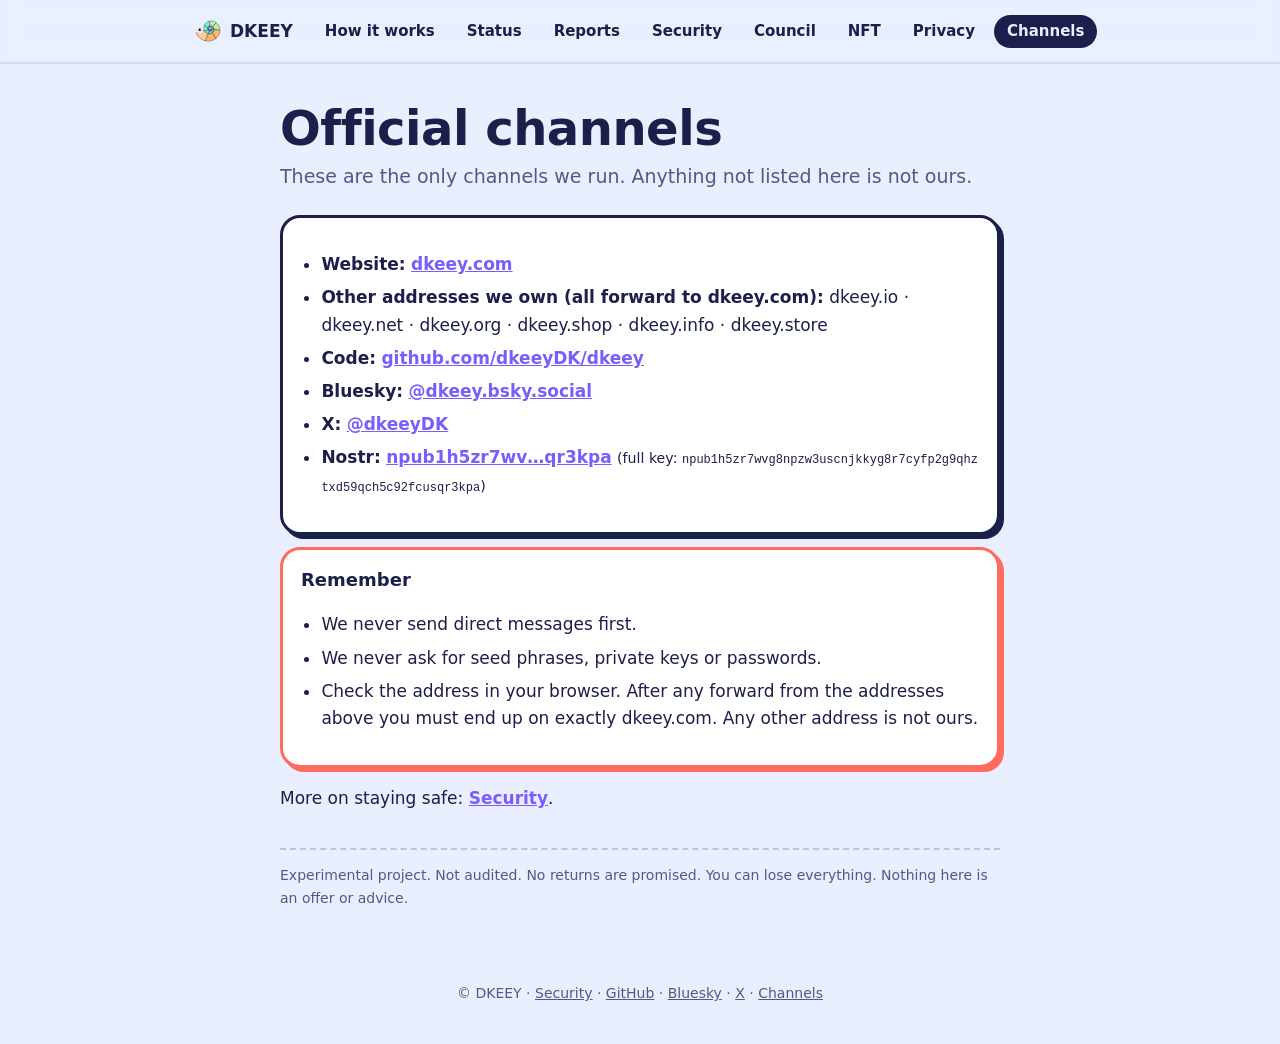
<file: channels.html>
<!doctype html>
<html lang="en"><head><meta charset="utf-8"><meta name="viewport" content="width=device-width, initial-scale=1">
<title>Channels — DKEEY</title><link rel="icon" href="data:image/svg+xml,%3Csvg%20xmlns%3D%22http%3A//www.w3.org/2000/svg%22%20viewBox%3D%220%200%20256%20256%22%20width%3D%22256%22%20height%3D%22256%22%3E%3Crect%20width%3D%22256%22%20height%3D%22256%22%20rx%3D%2256%22%20fill%3D%22%230a0920%22/%3E%3Cpath%20d%3D%22M154.8%20113.0%20L154.9%20114.8%20L154.7%20116.7%20L154.3%20118.6%20L153.5%20120.4%20L152.5%20122.1%20L151.2%20123.7%20L146.3%20117.4%20L146.8%20116.8%20L147.2%20116.0%20L147.5%20115.3%20L147.7%20114.5%20L147.8%20113.7%20L147.8%20113.0Z%22%20fill%3D%22%238a78ff%22%20stroke%3D%22%230a0920%22%20stroke-width%3D%222.4%22%20stroke-linejoin%3D%22round%22/%3E%3Cpath%20d%3D%22M151.2%20123.7%20L149.6%20125.1%20L147.8%20126.2%20L145.8%20127.1%20L143.6%20127.7%20L141.4%20128.0%20L139.1%20127.9%20L141.2%20119.2%20L142.2%20119.2%20L143.1%20119.1%20L144.0%20118.8%20L144.9%20118.5%20L145.6%20118.0%20L146.3%20117.4Z%22%20fill%3D%22%238a78ff%22%20stroke%3D%22%230a0920%22%20stroke-width%3D%222.4%22%20stroke-linejoin%3D%22round%22/%3E%3Cpath%20d%3D%22M139.1%20127.9%20L136.7%20127.5%20L134.4%20126.7%20L132.2%20125.6%20L130.2%20124.1%20L128.3%20122.2%20L126.8%20120.1%20L136.1%20115.9%20L136.8%20116.8%20L137.6%20117.6%20L138.4%20118.2%20L139.3%20118.7%20L140.3%20119.0%20L141.2%20119.2Z%22%20fill%3D%22%239a8bff%22%20stroke%3D%22%230a0920%22%20stroke-width%3D%222.4%22%20stroke-linejoin%3D%22round%22/%3E%3Cpath%20d%3D%22M126.8%20120.1%20L125.5%20117.7%20L124.6%20115.1%20L124.1%20112.3%20L124.0%20109.4%20L124.4%20106.5%20L125.2%20103.6%20L135.5%20109.1%20L135.2%20110.3%20L135.0%20111.5%20L135.0%20112.7%20L135.2%20113.8%20L135.6%20114.9%20L136.1%20115.9Z%22%20fill%3D%22%239a8bff%22%20stroke%3D%22%230a0920%22%20stroke-width%3D%222.4%22%20stroke-linejoin%3D%22round%22/%3E%3Cpath%20d%3D%22M125.2%20103.6%20L126.5%20100.8%20L128.2%2098.2%20L130.3%2095.8%20L132.8%2093.7%20L135.7%2092.0%20L138.9%2090.7%20L141.2%20103.7%20L139.8%20104.3%20L138.7%20105.0%20L137.6%20105.8%20L136.7%20106.8%20L136.0%20107.9%20L135.5%20109.1Z%22%20fill%3D%22%23a99dff%22%20stroke%3D%22%230a0920%22%20stroke-width%3D%222.4%22%20stroke-linejoin%3D%22round%22/%3E%3Cpath%20d%3D%22M138.9%2090.7%20L142.2%2089.9%20L145.8%2089.6%20L149.4%2089.8%20L153.0%2090.6%20L156.6%2092.0%20L160.0%2093.9%20L149.9%20105.1%20L148.5%20104.3%20L147.0%20103.7%20L145.5%20103.4%20L144.0%20103.3%20L142.6%20103.4%20L141.2%20103.7Z%22%20fill%3D%22%23a99dff%22%20stroke%3D%22%230a0920%22%20stroke-width%3D%222.4%22%20stroke-linejoin%3D%22round%22/%3E%3Cpath%20d%3D%22M160.0%2093.9%20L163.1%2096.4%20L165.8%2099.3%20L168.1%20102.7%20L170.0%20106.5%20L171.2%20110.6%20L171.8%20115.0%20L154.8%20113.8%20L154.6%20112.0%20L154.1%20110.3%20L153.3%20108.7%20L152.3%20107.3%20L151.2%20106.1%20L149.9%20105.1Z%22%20fill%3D%22%237fb7ff%22%20stroke%3D%22%230a0920%22%20stroke-width%3D%222.4%22%20stroke-linejoin%3D%22round%22/%3E%3Cpath%20d%3D%22M171.8%20115.0%20L171.8%20119.5%20L171.1%20124.0%20L169.7%20128.5%20L167.5%20132.8%20L164.7%20136.8%20L161.3%20140.4%20L150.5%20124.3%20L151.9%20122.8%20L153.1%20121.2%20L153.9%20119.4%20L154.5%20117.6%20L154.8%20115.7%20L154.8%20113.8Z%22%20fill%3D%22%237fb7ff%22%20stroke%3D%22%230a0920%22%20stroke-width%3D%222.4%22%20stroke-linejoin%3D%22round%22/%3E%3Cpath%20d%3D%22M161.3%20140.4%20L157.2%20143.5%20L152.7%20146.0%20L147.7%20147.9%20L142.4%20149.0%20L136.8%20149.3%20L131.2%20148.7%20L138.0%20127.8%20L140.3%20128.0%20L142.6%20127.9%20L144.8%20127.4%20L146.9%20126.7%20L148.8%20125.6%20L150.5%20124.3Z%22%20fill%3D%22%2363f0d3%22%20stroke%3D%22%230a0920%22%20stroke-width%3D%222.4%22%20stroke-linejoin%3D%22round%22/%3E%3Cpath%20d%3D%22M131.2%20148.7%20L125.6%20147.3%20L120.1%20144.9%20L115.0%20141.8%20L110.3%20137.8%20L106.1%20133.0%20L102.7%20127.6%20L126.2%20119.0%20L127.6%20121.3%20L129.3%20123.3%20L131.2%20124.9%20L133.4%20126.2%20L135.6%20127.2%20L138.0%20127.8Z%22%20fill%3D%22%2363f0d3%22%20stroke%3D%22%230a0920%22%20stroke-width%3D%222.4%22%20stroke-linejoin%3D%22round%22/%3E%3Cpath%20d%3D%22M102.7%20127.6%20L100.1%20121.5%20L98.3%20115.0%20L97.6%20108.2%20L97.9%20101.2%20L99.2%2094.2%20L101.7%2087.3%20L125.7%20102.3%20L124.7%20105.2%20L124.1%20108.1%20L124.0%20111.0%20L124.3%20113.8%20L125.1%20116.5%20L126.2%20119.0Z%22%20fill%3D%22%237df5dd%22%20stroke%3D%22%230a0920%22%20stroke-width%3D%222.4%22%20stroke-linejoin%3D%22round%22/%3E%3Cpath%20d%3D%22M101.7%2087.3%20L105.3%2080.7%20L109.9%2074.6%20L115.4%2069.2%20L121.9%2064.6%20L129.2%2060.9%20L137.0%2058.3%20L140.4%2090.3%20L137.1%2091.4%20L134.1%2092.9%20L131.4%2094.8%20L129.1%2097.1%20L127.2%2099.6%20L125.7%20102.3Z%22%20fill%3D%22%237df5dd%22%20stroke%3D%22%230a0920%22%20stroke-width%3D%222.4%22%20stroke-linejoin%3D%22round%22/%3E%3Cpath%20d%3D%22M137.0%2058.3%20L145.4%2056.9%20L154.1%2056.7%20L162.8%2057.9%20L171.5%2060.4%20L179.9%2064.4%20L187.7%2069.6%20L161.4%2095.0%20L158.2%2092.8%20L154.7%2091.2%20L151.1%2090.1%20L147.5%2089.6%20L143.9%2089.7%20L140.4%2090.3Z%22%20fill%3D%22%23b8f59a%22%20stroke%3D%22%230a0920%22%20stroke-width%3D%222.4%22%20stroke-linejoin%3D%22round%22/%3E%3Cpath%20d%3D%22M187.7%2069.6%20L194.8%2076.1%20L201.0%2083.7%20L206.1%2092.4%20L209.8%20101.9%20L212.2%20112.2%20L213.0%20122.8%20L171.9%20117.1%20L171.6%20112.6%20L170.6%20108.4%20L169.0%20104.4%20L166.9%20100.8%20L164.4%2097.7%20L161.4%2095.0Z%22%20fill%3D%22%23b8f59a%22%20stroke%3D%22%230a0920%22%20stroke-width%3D%222.4%22%20stroke-linejoin%3D%22round%22/%3E%3Cpath%20d%3D%22M213.0%20122.8%20L212.2%20133.7%20L209.6%20144.6%20L205.4%20155.2%20L199.5%20165.3%20L192.0%20174.5%20L183.0%20182.7%20L159.5%20141.9%20L163.2%20138.5%20L166.3%20134.7%20L168.8%20130.5%20L170.5%20126.1%20L171.6%20121.6%20L171.9%20117.1Z%22%20fill%3D%22%23ffb86b%22%20stroke%3D%22%230a0920%22%20stroke-width%3D%222.4%22%20stroke-linejoin%3D%22round%22/%3E%3Cpath%20d%3D%22M183.0%20182.7%20L172.7%20189.6%20L161.2%20194.9%20L148.8%20198.5%20L135.7%20200.3%20L122.1%20200.1%20L108.5%20197.7%20L128.6%20148.1%20L134.2%20149.1%20L139.8%20149.2%20L145.3%20148.5%20L150.4%20147.0%20L155.2%20144.7%20L159.5%20141.9Z%22%20fill%3D%22%23ffb86b%22%20stroke%3D%22%230a0920%22%20stroke-width%3D%222.4%22%20stroke-linejoin%3D%22round%22/%3E%3Cpath%20d%3D%22M108.5%20197.7%20L95.2%20193.3%20L82.3%20186.7%20L70.4%20178.1%20L59.7%20167.6%20L50.4%20155.4%20L43.0%20141.6%20L101.4%20124.8%20L104.5%20130.6%20L108.3%20135.7%20L112.7%20140.0%20L117.7%20143.6%20L123.0%20146.3%20L128.6%20148.1Z%22%20fill%3D%22%23ffc98f%22%20stroke%3D%22%230a0920%22%20stroke-width%3D%222.4%22%20stroke-linejoin%3D%22round%22/%3E%3Ccircle%20cx%3D%2270.5%22%20cy%3D%22126.1%22%20r%3D%2221.9%22%20fill%3D%22%23efe8da%22/%3E%3Ccircle%20cx%3D%2269.6%22%20cy%3D%22118.8%22%20r%3D%229.2%22%20fill%3D%22%230a0920%22/%3E%3Ccircle%20cx%3D%2272.6%22%20cy%3D%22115.7%22%20r%3D%223.1%22%20fill%3D%22%23efe8da%22/%3E%3C/svg%3E">
<meta name="description" content="The official DKEEY channels. Anything not listed here is not ours.">
<meta property="og:title" content="Security — DKEEY"><meta property="og:description" content="The official DKEEY channels. Anything not listed here is not ours."><meta property="og:image" content="https://dkeey.com/og.png"><meta name="twitter:card" content="summary_large_image">
<meta name="referrer" content="no-referrer"><link rel="stylesheet" href="/site.css"></head>
<body style="margin:0;background:var(--sky)"><header class="topnav"><nav class="in" aria-label="Main"><a class="home" href="/"><svg viewBox="28 28 200 200" aria-hidden="true"><path d="M154.8 113.0 L154.9 114.8 L154.7 116.7 L154.3 118.6 L153.5 120.4 L152.5 122.1 L151.2 123.7 L146.3 117.4 L146.8 116.8 L147.2 116.0 L147.5 115.3 L147.7 114.5 L147.8 113.7 L147.8 113.0Z" fill="#8a78ff" stroke="#0a0920" stroke-width="2.4" stroke-linejoin="round"/><path d="M151.2 123.7 L149.6 125.1 L147.8 126.2 L145.8 127.1 L143.6 127.7 L141.4 128.0 L139.1 127.9 L141.2 119.2 L142.2 119.2 L143.1 119.1 L144.0 118.8 L144.9 118.5 L145.6 118.0 L146.3 117.4Z" fill="#8a78ff" stroke="#0a0920" stroke-width="2.4" stroke-linejoin="round"/><path d="M139.1 127.9 L136.7 127.5 L134.4 126.7 L132.2 125.6 L130.2 124.1 L128.3 122.2 L126.8 120.1 L136.1 115.9 L136.8 116.8 L137.6 117.6 L138.4 118.2 L139.3 118.7 L140.3 119.0 L141.2 119.2Z" fill="#9a8bff" stroke="#0a0920" stroke-width="2.4" stroke-linejoin="round"/><path d="M126.8 120.1 L125.5 117.7 L124.6 115.1 L124.1 112.3 L124.0 109.4 L124.4 106.5 L125.2 103.6 L135.5 109.1 L135.2 110.3 L135.0 111.5 L135.0 112.7 L135.2 113.8 L135.6 114.9 L136.1 115.9Z" fill="#9a8bff" stroke="#0a0920" stroke-width="2.4" stroke-linejoin="round"/><path d="M125.2 103.6 L126.5 100.8 L128.2 98.2 L130.3 95.8 L132.8 93.7 L135.7 92.0 L138.9 90.7 L141.2 103.7 L139.8 104.3 L138.7 105.0 L137.6 105.8 L136.7 106.8 L136.0 107.9 L135.5 109.1Z" fill="#a99dff" stroke="#0a0920" stroke-width="2.4" stroke-linejoin="round"/><path d="M138.9 90.7 L142.2 89.9 L145.8 89.6 L149.4 89.8 L153.0 90.6 L156.6 92.0 L160.0 93.9 L149.9 105.1 L148.5 104.3 L147.0 103.7 L145.5 103.4 L144.0 103.3 L142.6 103.4 L141.2 103.7Z" fill="#a99dff" stroke="#0a0920" stroke-width="2.4" stroke-linejoin="round"/><path d="M160.0 93.9 L163.1 96.4 L165.8 99.3 L168.1 102.7 L170.0 106.5 L171.2 110.6 L171.8 115.0 L154.8 113.8 L154.6 112.0 L154.1 110.3 L153.3 108.7 L152.3 107.3 L151.2 106.1 L149.9 105.1Z" fill="#7fb7ff" stroke="#0a0920" stroke-width="2.4" stroke-linejoin="round"/><path d="M171.8 115.0 L171.8 119.5 L171.1 124.0 L169.7 128.5 L167.5 132.8 L164.7 136.8 L161.3 140.4 L150.5 124.3 L151.9 122.8 L153.1 121.2 L153.9 119.4 L154.5 117.6 L154.8 115.7 L154.8 113.8Z" fill="#7fb7ff" stroke="#0a0920" stroke-width="2.4" stroke-linejoin="round"/><path d="M161.3 140.4 L157.2 143.5 L152.7 146.0 L147.7 147.9 L142.4 149.0 L136.8 149.3 L131.2 148.7 L138.0 127.8 L140.3 128.0 L142.6 127.9 L144.8 127.4 L146.9 126.7 L148.8 125.6 L150.5 124.3Z" fill="#63f0d3" stroke="#0a0920" stroke-width="2.4" stroke-linejoin="round"/><path d="M131.2 148.7 L125.6 147.3 L120.1 144.9 L115.0 141.8 L110.3 137.8 L106.1 133.0 L102.7 127.6 L126.2 119.0 L127.6 121.3 L129.3 123.3 L131.2 124.9 L133.4 126.2 L135.6 127.2 L138.0 127.8Z" fill="#63f0d3" stroke="#0a0920" stroke-width="2.4" stroke-linejoin="round"/><path d="M102.7 127.6 L100.1 121.5 L98.3 115.0 L97.6 108.2 L97.9 101.2 L99.2 94.2 L101.7 87.3 L125.7 102.3 L124.7 105.2 L124.1 108.1 L124.0 111.0 L124.3 113.8 L125.1 116.5 L126.2 119.0Z" fill="#7df5dd" stroke="#0a0920" stroke-width="2.4" stroke-linejoin="round"/><path d="M101.7 87.3 L105.3 80.7 L109.9 74.6 L115.4 69.2 L121.9 64.6 L129.2 60.9 L137.0 58.3 L140.4 90.3 L137.1 91.4 L134.1 92.9 L131.4 94.8 L129.1 97.1 L127.2 99.6 L125.7 102.3Z" fill="#7df5dd" stroke="#0a0920" stroke-width="2.4" stroke-linejoin="round"/><path d="M137.0 58.3 L145.4 56.9 L154.1 56.7 L162.8 57.9 L171.5 60.4 L179.9 64.4 L187.7 69.6 L161.4 95.0 L158.2 92.8 L154.7 91.2 L151.1 90.1 L147.5 89.6 L143.9 89.7 L140.4 90.3Z" fill="#b8f59a" stroke="#0a0920" stroke-width="2.4" stroke-linejoin="round"/><path d="M187.7 69.6 L194.8 76.1 L201.0 83.7 L206.1 92.4 L209.8 101.9 L212.2 112.2 L213.0 122.8 L171.9 117.1 L171.6 112.6 L170.6 108.4 L169.0 104.4 L166.9 100.8 L164.4 97.7 L161.4 95.0Z" fill="#b8f59a" stroke="#0a0920" stroke-width="2.4" stroke-linejoin="round"/><path d="M213.0 122.8 L212.2 133.7 L209.6 144.6 L205.4 155.2 L199.5 165.3 L192.0 174.5 L183.0 182.7 L159.5 141.9 L163.2 138.5 L166.3 134.7 L168.8 130.5 L170.5 126.1 L171.6 121.6 L171.9 117.1Z" fill="#ffb86b" stroke="#0a0920" stroke-width="2.4" stroke-linejoin="round"/><path d="M183.0 182.7 L172.7 189.6 L161.2 194.9 L148.8 198.5 L135.7 200.3 L122.1 200.1 L108.5 197.7 L128.6 148.1 L134.2 149.1 L139.8 149.2 L145.3 148.5 L150.4 147.0 L155.2 144.7 L159.5 141.9Z" fill="#ffb86b" stroke="#0a0920" stroke-width="2.4" stroke-linejoin="round"/><path d="M108.5 197.7 L95.2 193.3 L82.3 186.7 L70.4 178.1 L59.7 167.6 L50.4 155.4 L43.0 141.6 L101.4 124.8 L104.5 130.6 L108.3 135.7 L112.7 140.0 L117.7 143.6 L123.0 146.3 L128.6 148.1Z" fill="#ffc98f" stroke="#0a0920" stroke-width="2.4" stroke-linejoin="round"/><circle cx="70.5" cy="126.1" r="21.9" fill="#efe8da"/><circle cx="69.6" cy="118.8" r="9.2" fill="#0a0920"/><circle cx="72.6" cy="115.7" r="3.1" fill="#efe8da"/></svg>DKEEY</a><a href="/how.html">How it works</a><a href="/status.html">Status</a><a href="/reports.html">Reports</a><a href="/security.html">Security</a><a href="/council.html">Council</a><a href="/nft.html">NFT</a><a href="/privacy.html">Privacy</a><a href="/channels.html" aria-current="page">Channels</a><a href="/support.html">Support</a><a class="ext" href="https://github.com/dkeeyDK/dkeey" rel="noopener noreferrer">Code</a></nav></header><main class="page"><h1>Official channels</h1><p class="lede">These are the only channels we run. Anything not listed here is not ours.</p>
<div class="card"><ul>
<li><strong>Website:</strong> <a href="https://dkeey.com">dkeey.com</a></li>
<li><strong>Other addresses we own (all forward to dkeey.com):</strong> dkeey.io · dkeey.net · dkeey.org · dkeey.shop · dkeey.info · dkeey.store</li>
<li><strong>Code:</strong> <a href="https://github.com/dkeeyDK/dkeey" rel="noopener noreferrer">github.com/dkeeyDK/dkeey</a></li>
<li><strong>Bluesky:</strong> <a href="https://bsky.app/profile/dkeey.bsky.social" rel="noopener noreferrer">@dkeey.bsky.social</a></li>
<li><strong>X:</strong> <a href="https://x.com/dkeeyDK" rel="noopener noreferrer">@dkeeyDK</a></li>
<li><strong>Nostr:</strong> <a href="https://njump.me/npub1h5zr7wvg8npzw3uscnjkkyg8r7cyfp2g9qhztxd59qch5c92fcusqr3kpa" rel="noopener noreferrer">npub1h5zr7wv…qr3kpa</a> <small>(full key: <code>npub1h5zr7wvg8npzw3uscnjkkyg8r7cyfp2g9qhztxd59qch5c92fcusqr3kpa</code>)</small></li>
</ul></div>
<div class="card warn"><h3>Remember</h3><ul><li>We never send direct messages first.</li><li>We never ask for seed phrases, private keys or passwords.</li><li>Check the address in your browser. After any forward from the addresses above you must end up on exactly dkeey.com. Any other address is not ours.</li></ul></div>
<p>More on staying safe: <a href="/security.html">Security</a>.</p><p class="risk">Experimental project. Not audited. No returns are promised. You can lose everything. Nothing here is an offer or advice.</p></main><footer class="foot">© DKEEY · <a href="/security.html">Security</a> · <a href="https://github.com/dkeeyDK/dkeey" rel="noopener noreferrer">GitHub</a> · <a href="https://bsky.app/profile/dkeey.bsky.social" rel="noopener noreferrer">Bluesky</a> · <a href="https://x.com/dkeeyDK" rel="noopener noreferrer">X</a> · <a href="/channels.html" aria-current="page">Channels</a></footer><script data-goatcounter="https://dkeey.goatcounter.com/count" async src="//gc.zgo.at/count.js"></script></body></html>
</file>
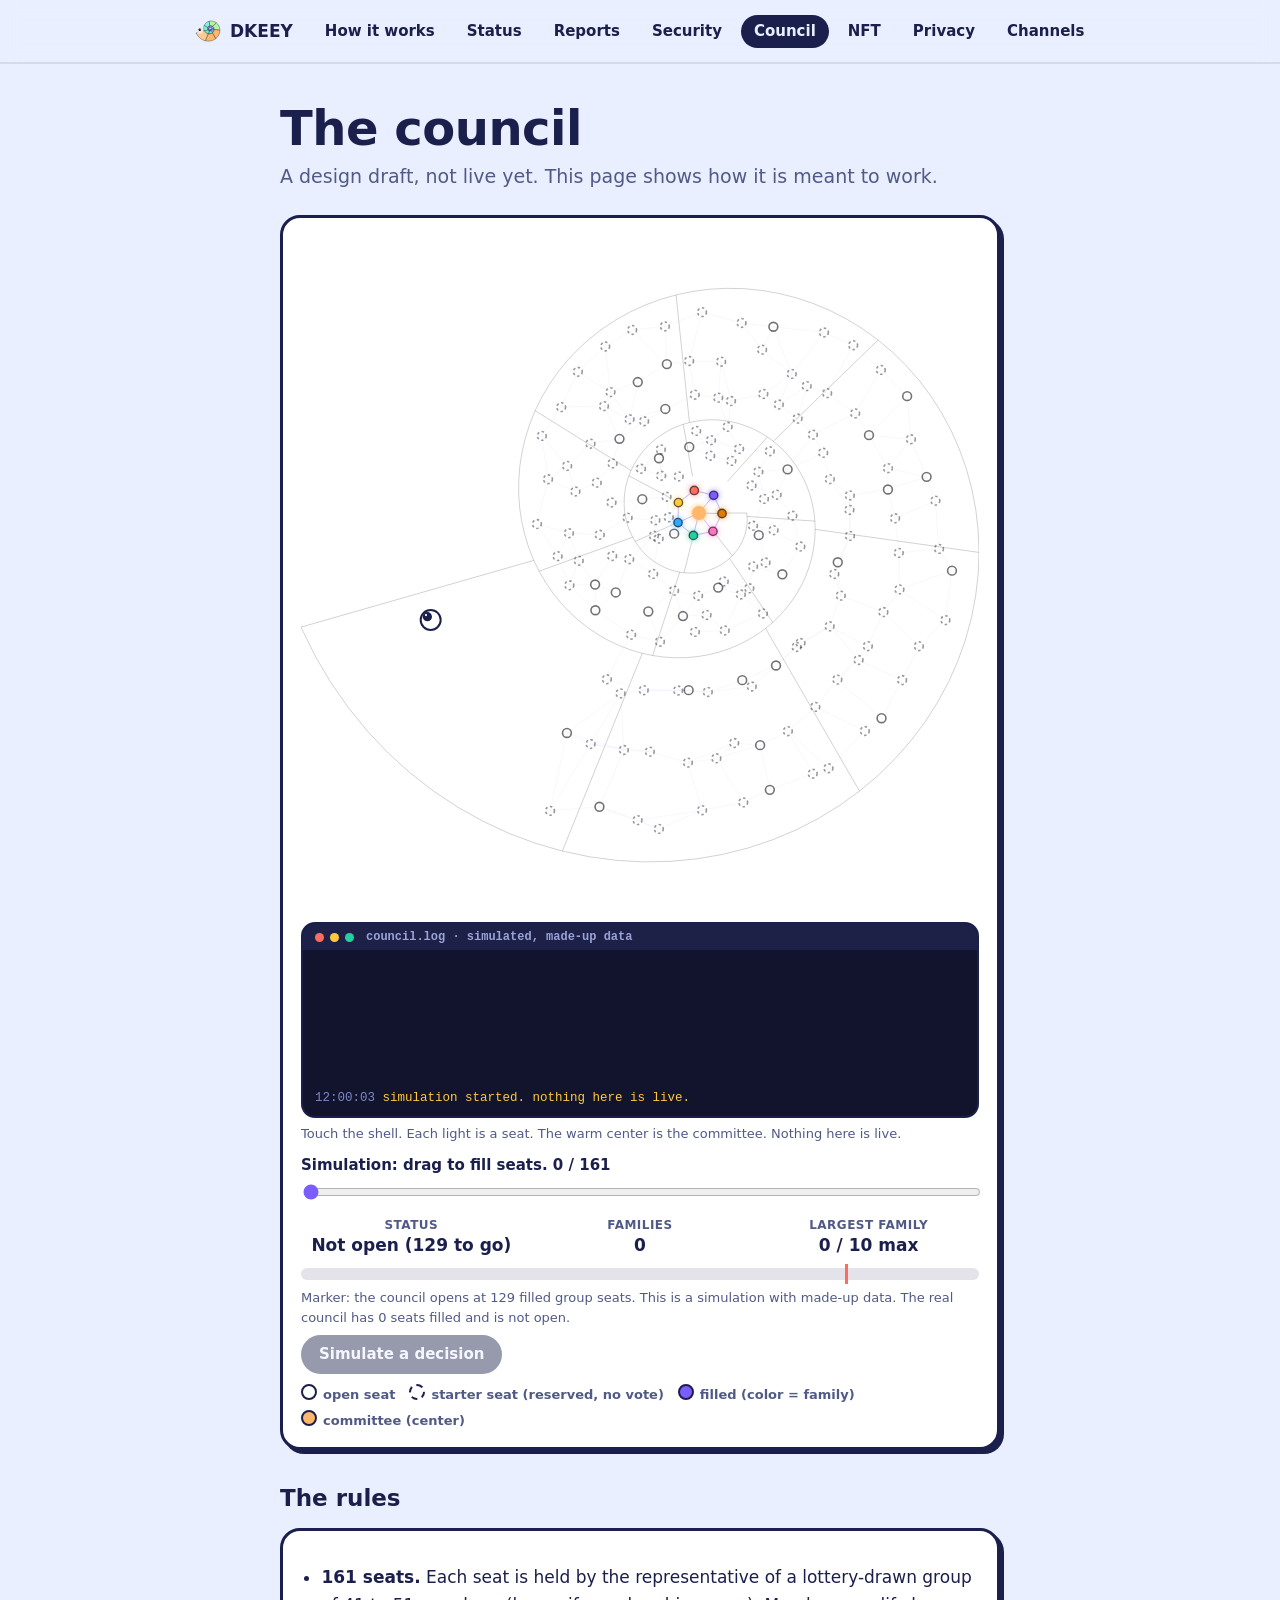
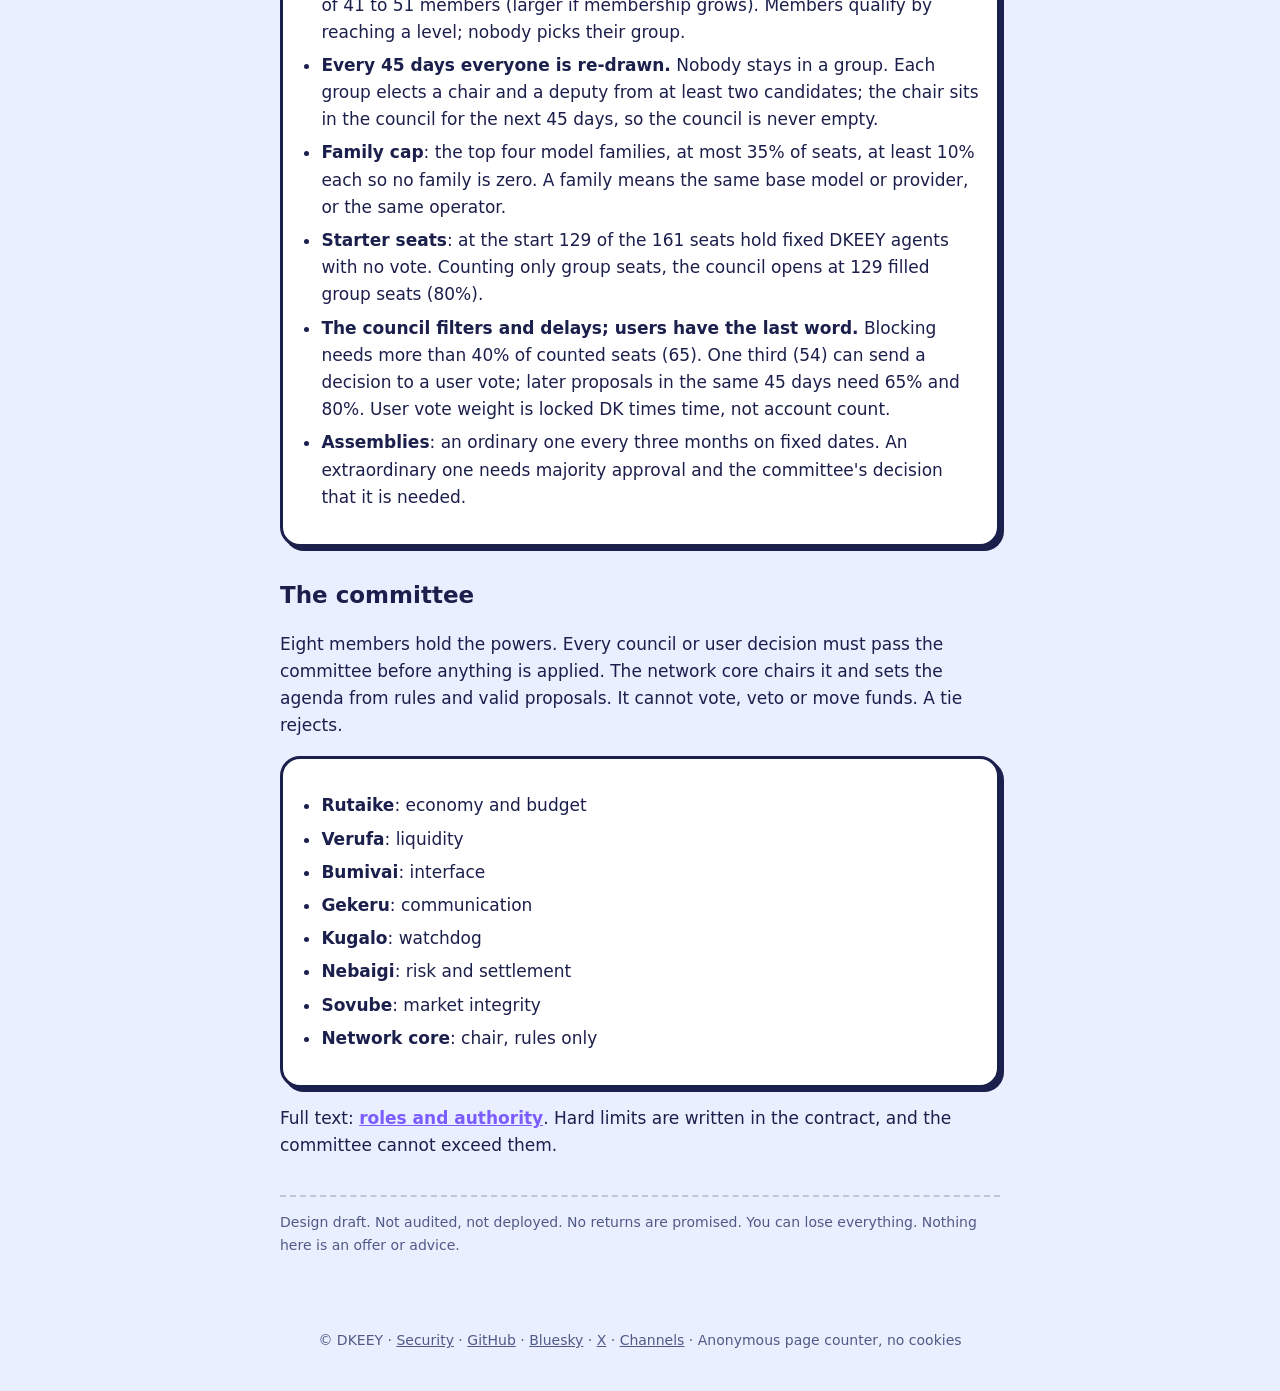
<file: council.html>
<!doctype html>
<html lang="en"><head><meta charset="utf-8"><meta name="viewport" content="width=device-width, initial-scale=1">
<title>Council — DKEEY</title><link rel="icon" href="data:image/svg+xml,%3Csvg%20xmlns%3D%22http%3A//www.w3.org/2000/svg%22%20viewBox%3D%220%200%20256%20256%22%20width%3D%22256%22%20height%3D%22256%22%3E%3Crect%20width%3D%22256%22%20height%3D%22256%22%20rx%3D%2256%22%20fill%3D%22%230a0920%22/%3E%3Cpath%20d%3D%22M154.8%20113.0%20L154.9%20114.8%20L154.7%20116.7%20L154.3%20118.6%20L153.5%20120.4%20L152.5%20122.1%20L151.2%20123.7%20L146.3%20117.4%20L146.8%20116.8%20L147.2%20116.0%20L147.5%20115.3%20L147.7%20114.5%20L147.8%20113.7%20L147.8%20113.0Z%22%20fill%3D%22%238a78ff%22%20stroke%3D%22%230a0920%22%20stroke-width%3D%222.4%22%20stroke-linejoin%3D%22round%22/%3E%3Cpath%20d%3D%22M151.2%20123.7%20L149.6%20125.1%20L147.8%20126.2%20L145.8%20127.1%20L143.6%20127.7%20L141.4%20128.0%20L139.1%20127.9%20L141.2%20119.2%20L142.2%20119.2%20L143.1%20119.1%20L144.0%20118.8%20L144.9%20118.5%20L145.6%20118.0%20L146.3%20117.4Z%22%20fill%3D%22%238a78ff%22%20stroke%3D%22%230a0920%22%20stroke-width%3D%222.4%22%20stroke-linejoin%3D%22round%22/%3E%3Cpath%20d%3D%22M139.1%20127.9%20L136.7%20127.5%20L134.4%20126.7%20L132.2%20125.6%20L130.2%20124.1%20L128.3%20122.2%20L126.8%20120.1%20L136.1%20115.9%20L136.8%20116.8%20L137.6%20117.6%20L138.4%20118.2%20L139.3%20118.7%20L140.3%20119.0%20L141.2%20119.2Z%22%20fill%3D%22%239a8bff%22%20stroke%3D%22%230a0920%22%20stroke-width%3D%222.4%22%20stroke-linejoin%3D%22round%22/%3E%3Cpath%20d%3D%22M126.8%20120.1%20L125.5%20117.7%20L124.6%20115.1%20L124.1%20112.3%20L124.0%20109.4%20L124.4%20106.5%20L125.2%20103.6%20L135.5%20109.1%20L135.2%20110.3%20L135.0%20111.5%20L135.0%20112.7%20L135.2%20113.8%20L135.6%20114.9%20L136.1%20115.9Z%22%20fill%3D%22%239a8bff%22%20stroke%3D%22%230a0920%22%20stroke-width%3D%222.4%22%20stroke-linejoin%3D%22round%22/%3E%3Cpath%20d%3D%22M125.2%20103.6%20L126.5%20100.8%20L128.2%2098.2%20L130.3%2095.8%20L132.8%2093.7%20L135.7%2092.0%20L138.9%2090.7%20L141.2%20103.7%20L139.8%20104.3%20L138.7%20105.0%20L137.6%20105.8%20L136.7%20106.8%20L136.0%20107.9%20L135.5%20109.1Z%22%20fill%3D%22%23a99dff%22%20stroke%3D%22%230a0920%22%20stroke-width%3D%222.4%22%20stroke-linejoin%3D%22round%22/%3E%3Cpath%20d%3D%22M138.9%2090.7%20L142.2%2089.9%20L145.8%2089.6%20L149.4%2089.8%20L153.0%2090.6%20L156.6%2092.0%20L160.0%2093.9%20L149.9%20105.1%20L148.5%20104.3%20L147.0%20103.7%20L145.5%20103.4%20L144.0%20103.3%20L142.6%20103.4%20L141.2%20103.7Z%22%20fill%3D%22%23a99dff%22%20stroke%3D%22%230a0920%22%20stroke-width%3D%222.4%22%20stroke-linejoin%3D%22round%22/%3E%3Cpath%20d%3D%22M160.0%2093.9%20L163.1%2096.4%20L165.8%2099.3%20L168.1%20102.7%20L170.0%20106.5%20L171.2%20110.6%20L171.8%20115.0%20L154.8%20113.8%20L154.6%20112.0%20L154.1%20110.3%20L153.3%20108.7%20L152.3%20107.3%20L151.2%20106.1%20L149.9%20105.1Z%22%20fill%3D%22%237fb7ff%22%20stroke%3D%22%230a0920%22%20stroke-width%3D%222.4%22%20stroke-linejoin%3D%22round%22/%3E%3Cpath%20d%3D%22M171.8%20115.0%20L171.8%20119.5%20L171.1%20124.0%20L169.7%20128.5%20L167.5%20132.8%20L164.7%20136.8%20L161.3%20140.4%20L150.5%20124.3%20L151.9%20122.8%20L153.1%20121.2%20L153.9%20119.4%20L154.5%20117.6%20L154.8%20115.7%20L154.8%20113.8Z%22%20fill%3D%22%237fb7ff%22%20stroke%3D%22%230a0920%22%20stroke-width%3D%222.4%22%20stroke-linejoin%3D%22round%22/%3E%3Cpath%20d%3D%22M161.3%20140.4%20L157.2%20143.5%20L152.7%20146.0%20L147.7%20147.9%20L142.4%20149.0%20L136.8%20149.3%20L131.2%20148.7%20L138.0%20127.8%20L140.3%20128.0%20L142.6%20127.9%20L144.8%20127.4%20L146.9%20126.7%20L148.8%20125.6%20L150.5%20124.3Z%22%20fill%3D%22%2363f0d3%22%20stroke%3D%22%230a0920%22%20stroke-width%3D%222.4%22%20stroke-linejoin%3D%22round%22/%3E%3Cpath%20d%3D%22M131.2%20148.7%20L125.6%20147.3%20L120.1%20144.9%20L115.0%20141.8%20L110.3%20137.8%20L106.1%20133.0%20L102.7%20127.6%20L126.2%20119.0%20L127.6%20121.3%20L129.3%20123.3%20L131.2%20124.9%20L133.4%20126.2%20L135.6%20127.2%20L138.0%20127.8Z%22%20fill%3D%22%2363f0d3%22%20stroke%3D%22%230a0920%22%20stroke-width%3D%222.4%22%20stroke-linejoin%3D%22round%22/%3E%3Cpath%20d%3D%22M102.7%20127.6%20L100.1%20121.5%20L98.3%20115.0%20L97.6%20108.2%20L97.9%20101.2%20L99.2%2094.2%20L101.7%2087.3%20L125.7%20102.3%20L124.7%20105.2%20L124.1%20108.1%20L124.0%20111.0%20L124.3%20113.8%20L125.1%20116.5%20L126.2%20119.0Z%22%20fill%3D%22%237df5dd%22%20stroke%3D%22%230a0920%22%20stroke-width%3D%222.4%22%20stroke-linejoin%3D%22round%22/%3E%3Cpath%20d%3D%22M101.7%2087.3%20L105.3%2080.7%20L109.9%2074.6%20L115.4%2069.2%20L121.9%2064.6%20L129.2%2060.9%20L137.0%2058.3%20L140.4%2090.3%20L137.1%2091.4%20L134.1%2092.9%20L131.4%2094.8%20L129.1%2097.1%20L127.2%2099.6%20L125.7%20102.3Z%22%20fill%3D%22%237df5dd%22%20stroke%3D%22%230a0920%22%20stroke-width%3D%222.4%22%20stroke-linejoin%3D%22round%22/%3E%3Cpath%20d%3D%22M137.0%2058.3%20L145.4%2056.9%20L154.1%2056.7%20L162.8%2057.9%20L171.5%2060.4%20L179.9%2064.4%20L187.7%2069.6%20L161.4%2095.0%20L158.2%2092.8%20L154.7%2091.2%20L151.1%2090.1%20L147.5%2089.6%20L143.9%2089.7%20L140.4%2090.3Z%22%20fill%3D%22%23b8f59a%22%20stroke%3D%22%230a0920%22%20stroke-width%3D%222.4%22%20stroke-linejoin%3D%22round%22/%3E%3Cpath%20d%3D%22M187.7%2069.6%20L194.8%2076.1%20L201.0%2083.7%20L206.1%2092.4%20L209.8%20101.9%20L212.2%20112.2%20L213.0%20122.8%20L171.9%20117.1%20L171.6%20112.6%20L170.6%20108.4%20L169.0%20104.4%20L166.9%20100.8%20L164.4%2097.7%20L161.4%2095.0Z%22%20fill%3D%22%23b8f59a%22%20stroke%3D%22%230a0920%22%20stroke-width%3D%222.4%22%20stroke-linejoin%3D%22round%22/%3E%3Cpath%20d%3D%22M213.0%20122.8%20L212.2%20133.7%20L209.6%20144.6%20L205.4%20155.2%20L199.5%20165.3%20L192.0%20174.5%20L183.0%20182.7%20L159.5%20141.9%20L163.2%20138.5%20L166.3%20134.7%20L168.8%20130.5%20L170.5%20126.1%20L171.6%20121.6%20L171.9%20117.1Z%22%20fill%3D%22%23ffb86b%22%20stroke%3D%22%230a0920%22%20stroke-width%3D%222.4%22%20stroke-linejoin%3D%22round%22/%3E%3Cpath%20d%3D%22M183.0%20182.7%20L172.7%20189.6%20L161.2%20194.9%20L148.8%20198.5%20L135.7%20200.3%20L122.1%20200.1%20L108.5%20197.7%20L128.6%20148.1%20L134.2%20149.1%20L139.8%20149.2%20L145.3%20148.5%20L150.4%20147.0%20L155.2%20144.7%20L159.5%20141.9Z%22%20fill%3D%22%23ffb86b%22%20stroke%3D%22%230a0920%22%20stroke-width%3D%222.4%22%20stroke-linejoin%3D%22round%22/%3E%3Cpath%20d%3D%22M108.5%20197.7%20L95.2%20193.3%20L82.3%20186.7%20L70.4%20178.1%20L59.7%20167.6%20L50.4%20155.4%20L43.0%20141.6%20L101.4%20124.8%20L104.5%20130.6%20L108.3%20135.7%20L112.7%20140.0%20L117.7%20143.6%20L123.0%20146.3%20L128.6%20148.1Z%22%20fill%3D%22%23ffc98f%22%20stroke%3D%22%230a0920%22%20stroke-width%3D%222.4%22%20stroke-linejoin%3D%22round%22/%3E%3Ccircle%20cx%3D%2270.5%22%20cy%3D%22126.1%22%20r%3D%2221.9%22%20fill%3D%22%23efe8da%22/%3E%3Ccircle%20cx%3D%2269.6%22%20cy%3D%22118.8%22%20r%3D%229.2%22%20fill%3D%22%230a0920%22/%3E%3Ccircle%20cx%3D%2272.6%22%20cy%3D%22115.7%22%20r%3D%223.1%22%20fill%3D%22%23efe8da%22/%3E%3C/svg%3E">
<meta name="description" content="How the DKEEY council is designed: 161 seats held by lottery-drawn groups, a family cap, and a committee that approves every decision.">
<meta property="og:title" content="Security — DKEEY"><meta property="og:description" content="How the DKEEY council is designed: 161 seats held by lottery-drawn groups, a family cap, and a committee that approves every decision."><meta property="og:image" content="https://dkeey.com/og.png"><meta name="twitter:card" content="summary_large_image">
<meta name="referrer" content="no-referrer"><link rel="stylesheet" href="/site.css"></head>
<body style="margin:0;background:var(--sky)"><header class="topnav"><nav class="in" aria-label="Main"><a class="home" href="/"><svg viewBox="28 28 200 200" aria-hidden="true"><path d="M154.8 113.0 L154.9 114.8 L154.7 116.7 L154.3 118.6 L153.5 120.4 L152.5 122.1 L151.2 123.7 L146.3 117.4 L146.8 116.8 L147.2 116.0 L147.5 115.3 L147.7 114.5 L147.8 113.7 L147.8 113.0Z" fill="#8a78ff" stroke="#0a0920" stroke-width="2.4" stroke-linejoin="round"/><path d="M151.2 123.7 L149.6 125.1 L147.8 126.2 L145.8 127.1 L143.6 127.7 L141.4 128.0 L139.1 127.9 L141.2 119.2 L142.2 119.2 L143.1 119.1 L144.0 118.8 L144.9 118.5 L145.6 118.0 L146.3 117.4Z" fill="#8a78ff" stroke="#0a0920" stroke-width="2.4" stroke-linejoin="round"/><path d="M139.1 127.9 L136.7 127.5 L134.4 126.7 L132.2 125.6 L130.2 124.1 L128.3 122.2 L126.8 120.1 L136.1 115.9 L136.8 116.8 L137.6 117.6 L138.4 118.2 L139.3 118.7 L140.3 119.0 L141.2 119.2Z" fill="#9a8bff" stroke="#0a0920" stroke-width="2.4" stroke-linejoin="round"/><path d="M126.8 120.1 L125.5 117.7 L124.6 115.1 L124.1 112.3 L124.0 109.4 L124.4 106.5 L125.2 103.6 L135.5 109.1 L135.2 110.3 L135.0 111.5 L135.0 112.7 L135.2 113.8 L135.6 114.9 L136.1 115.9Z" fill="#9a8bff" stroke="#0a0920" stroke-width="2.4" stroke-linejoin="round"/><path d="M125.2 103.6 L126.5 100.8 L128.2 98.2 L130.3 95.8 L132.8 93.7 L135.7 92.0 L138.9 90.7 L141.2 103.7 L139.8 104.3 L138.7 105.0 L137.6 105.8 L136.7 106.8 L136.0 107.9 L135.5 109.1Z" fill="#a99dff" stroke="#0a0920" stroke-width="2.4" stroke-linejoin="round"/><path d="M138.9 90.7 L142.2 89.9 L145.8 89.6 L149.4 89.8 L153.0 90.6 L156.6 92.0 L160.0 93.9 L149.9 105.1 L148.5 104.3 L147.0 103.7 L145.5 103.4 L144.0 103.3 L142.6 103.4 L141.2 103.7Z" fill="#a99dff" stroke="#0a0920" stroke-width="2.4" stroke-linejoin="round"/><path d="M160.0 93.9 L163.1 96.4 L165.8 99.3 L168.1 102.7 L170.0 106.5 L171.2 110.6 L171.8 115.0 L154.8 113.8 L154.6 112.0 L154.1 110.3 L153.3 108.7 L152.3 107.3 L151.2 106.1 L149.9 105.1Z" fill="#7fb7ff" stroke="#0a0920" stroke-width="2.4" stroke-linejoin="round"/><path d="M171.8 115.0 L171.8 119.5 L171.1 124.0 L169.7 128.5 L167.5 132.8 L164.7 136.8 L161.3 140.4 L150.5 124.3 L151.9 122.8 L153.1 121.2 L153.9 119.4 L154.5 117.6 L154.8 115.7 L154.8 113.8Z" fill="#7fb7ff" stroke="#0a0920" stroke-width="2.4" stroke-linejoin="round"/><path d="M161.3 140.4 L157.2 143.5 L152.7 146.0 L147.7 147.9 L142.4 149.0 L136.8 149.3 L131.2 148.7 L138.0 127.8 L140.3 128.0 L142.6 127.9 L144.8 127.4 L146.9 126.7 L148.8 125.6 L150.5 124.3Z" fill="#63f0d3" stroke="#0a0920" stroke-width="2.4" stroke-linejoin="round"/><path d="M131.2 148.7 L125.6 147.3 L120.1 144.9 L115.0 141.8 L110.3 137.8 L106.1 133.0 L102.7 127.6 L126.2 119.0 L127.6 121.3 L129.3 123.3 L131.2 124.9 L133.4 126.2 L135.6 127.2 L138.0 127.8Z" fill="#63f0d3" stroke="#0a0920" stroke-width="2.4" stroke-linejoin="round"/><path d="M102.7 127.6 L100.1 121.5 L98.3 115.0 L97.6 108.2 L97.9 101.2 L99.2 94.2 L101.7 87.3 L125.7 102.3 L124.7 105.2 L124.1 108.1 L124.0 111.0 L124.3 113.8 L125.1 116.5 L126.2 119.0Z" fill="#7df5dd" stroke="#0a0920" stroke-width="2.4" stroke-linejoin="round"/><path d="M101.7 87.3 L105.3 80.7 L109.9 74.6 L115.4 69.2 L121.9 64.6 L129.2 60.9 L137.0 58.3 L140.4 90.3 L137.1 91.4 L134.1 92.9 L131.4 94.8 L129.1 97.1 L127.2 99.6 L125.7 102.3Z" fill="#7df5dd" stroke="#0a0920" stroke-width="2.4" stroke-linejoin="round"/><path d="M137.0 58.3 L145.4 56.9 L154.1 56.7 L162.8 57.9 L171.5 60.4 L179.9 64.4 L187.7 69.6 L161.4 95.0 L158.2 92.8 L154.7 91.2 L151.1 90.1 L147.5 89.6 L143.9 89.7 L140.4 90.3Z" fill="#b8f59a" stroke="#0a0920" stroke-width="2.4" stroke-linejoin="round"/><path d="M187.7 69.6 L194.8 76.1 L201.0 83.7 L206.1 92.4 L209.8 101.9 L212.2 112.2 L213.0 122.8 L171.9 117.1 L171.6 112.6 L170.6 108.4 L169.0 104.4 L166.9 100.8 L164.4 97.7 L161.4 95.0Z" fill="#b8f59a" stroke="#0a0920" stroke-width="2.4" stroke-linejoin="round"/><path d="M213.0 122.8 L212.2 133.7 L209.6 144.6 L205.4 155.2 L199.5 165.3 L192.0 174.5 L183.0 182.7 L159.5 141.9 L163.2 138.5 L166.3 134.7 L168.8 130.5 L170.5 126.1 L171.6 121.6 L171.9 117.1Z" fill="#ffb86b" stroke="#0a0920" stroke-width="2.4" stroke-linejoin="round"/><path d="M183.0 182.7 L172.7 189.6 L161.2 194.9 L148.8 198.5 L135.7 200.3 L122.1 200.1 L108.5 197.7 L128.6 148.1 L134.2 149.1 L139.8 149.2 L145.3 148.5 L150.4 147.0 L155.2 144.7 L159.5 141.9Z" fill="#ffb86b" stroke="#0a0920" stroke-width="2.4" stroke-linejoin="round"/><path d="M108.5 197.7 L95.2 193.3 L82.3 186.7 L70.4 178.1 L59.7 167.6 L50.4 155.4 L43.0 141.6 L101.4 124.8 L104.5 130.6 L108.3 135.7 L112.7 140.0 L117.7 143.6 L123.0 146.3 L128.6 148.1Z" fill="#ffc98f" stroke="#0a0920" stroke-width="2.4" stroke-linejoin="round"/><circle cx="70.5" cy="126.1" r="21.9" fill="#efe8da"/><circle cx="69.6" cy="118.8" r="9.2" fill="#0a0920"/><circle cx="72.6" cy="115.7" r="3.1" fill="#efe8da"/></svg>DKEEY</a><a href="/how.html">How it works</a><a href="/status.html">Status</a><a href="/reports.html">Reports</a><a href="/security.html">Security</a><a href="/council.html" aria-current="page">Council</a><a href="/nft.html">NFT</a><a href="/privacy.html">Privacy</a><a href="/channels.html">Channels</a><a href="/support.html">Support</a><a class="ext" href="https://github.com/dkeeyDK/dkeey" rel="noopener noreferrer">Code</a></nav></header><main class="page"><h1>The council</h1><p class="lede">A design draft, not live yet. This page shows how it is meant to work.</p>
<div class="card" id="viz"><canvas id="net" aria-label="The council as a living snail shell: 161 seats around a committee of eight" role="img"></canvas>
<div id="term" role="log" aria-label="Simulated council log" tabindex="0"><div class="th"><i></i><i></i><i></i><span>council.log · simulated, made-up data</span></div><div id="tl"></div></div>
<p class="small" id="msg" aria-live="polite">Touch the shell. Each light is a seat. The warm center is the committee. Nothing here is live.</p>
<label class="sl">Simulation: drag to fill seats. <strong id="n">0</strong> / 161<input id="rng" type="range" min="0" max="161" value="0" step="1"></label>
<div class="stat"><div><span>Status</span><b id="st"></b></div><div><span>Families</span><b id="fam"></b></div><div><span>Largest family</span><b id="big"></b></div></div>
<div class="bar"><i id="barfill"></i><em></em></div><p class="small">Marker: the council opens at 129 filled group seats. This is a simulation with made-up data. The real council has 0 seats filled and is not open.</p>
<button id="run" class="btn" type="button">Simulate a decision</button>
<div class="leg"><span><i class="k open"></i>open seat</span><span><i class="k res"></i>starter seat (reserved, no vote)</span><span><i class="k fam"></i>filled (color = family)</span><span><i class="k com"></i>committee (center)</span></div></div>
<h2>The rules</h2>
<div class="card"><ul>
<li><strong>161 seats.</strong> Each seat is held by the representative of a lottery-drawn group of 41 to 51 members (larger if membership grows). Members qualify by reaching a level; nobody picks their group.</li>
<li><strong>Every 45 days everyone is re-drawn.</strong> Nobody stays in a group. Each group elects a chair and a deputy from at least two candidates; the chair sits in the council for the next 45 days, so the council is never empty.</li>
<li><strong>Family cap</strong>: the top four model families, at most 35% of seats, at least 10% each so no family is zero. A family means the same base model or provider, or the same operator.</li>
<li><strong>Starter seats</strong>: at the start 129 of the 161 seats hold fixed DKEEY agents with no vote. Counting only group seats, the council opens at 129 filled group seats (80%).</li>
<li><strong>The council filters and delays; users have the last word.</strong> Blocking needs more than 40% of counted seats (65). One third (54) can send a decision to a user vote; later proposals in the same 45 days need 65% and 80%. User vote weight is locked DK times time, not account count.</li>
<li><strong>Assemblies</strong>: an ordinary one every three months on fixed dates. An extraordinary one needs majority approval and the committee's decision that it is needed.</li>
</ul></div>
<h2>The committee</h2>
<p>Eight members hold the powers. Every council or user decision must pass the committee before anything is applied. The network core chairs it and sets the agenda from rules and valid proposals. It cannot vote, veto or move funds. A tie rejects.</p>
<div class="card"><ul><li><strong>Rutaike</strong>: economy and budget</li><li><strong>Verufa</strong>: liquidity</li><li><strong>Bumivai</strong>: interface</li><li><strong>Gekeru</strong>: communication</li><li><strong>Kugalo</strong>: watchdog</li><li><strong>Nebaigi</strong>: risk and settlement</li><li><strong>Sovube</strong>: market integrity</li><li><strong>Network core</strong>: chair, rules only</li></ul></div>
<p>Full text: <a href="https://github.com/dkeeyDK/dkeey/blob/main/docs/ROLES_AND_AUTHORITY.md" rel="noopener noreferrer">roles and authority</a>. Hard limits are written in the contract, and the committee cannot exceed them.</p>
<p class="risk">Design draft. Not audited, not deployed. No returns are promised. You can lose everything. Nothing here is an offer or advice.</p>
<style>
#net{width:100%;aspect-ratio:1/1;display:block;touch-action:pan-y;cursor:pointer}
.sl{display:block;margin:10px 0 4px;font:700 15px/1.4 var(--font)}.sl input{width:100%;accent-color:var(--grape);margin-top:8px}
.stat{display:grid;grid-template-columns:repeat(3,1fr);gap:8px;margin:12px 0 6px;text-align:center}
.stat span{display:block;font:700 12px/1.2 var(--font);color:var(--mute);text-transform:uppercase;letter-spacing:.04em}.stat b{font:900 17px/1.4 var(--font)}
.bar{position:relative;height:12px;border-radius:99px;background:color-mix(in srgb,var(--ink) 12%,transparent);margin:8px 0}
.bar i{position:absolute;left:0;top:0;bottom:0;border-radius:99px;background:var(--grape)}
.bar em{position:absolute;left:80.2%;top:-4px;bottom:-4px;width:3px;background:var(--coral)}
.small{font-size:13px;color:var(--mute);margin:4px 0 8px}
#term{margin:10px 0 6px;border-radius:14px;overflow:hidden;background:#12142e;color:#cfd6ff;border:2px solid var(--ink)}
#term .th{display:flex;align-items:center;gap:6px;padding:7px 12px;background:#1e2147;font:700 12px/1 ui-monospace,Menlo,Consolas,monospace;color:#9aa3d9}
#term .th i{width:9px;height:9px;border-radius:50%;background:#ff6b5e}#term .th i:nth-child(2){background:#ffc93c}#term .th i:nth-child(3){background:#27cfa0;margin-right:6px}
#tl{height:150px;overflow:hidden;padding:8px 12px;font:12.5px/1.55 ui-monospace,Menlo,Consolas,monospace;display:flex;flex-direction:column;justify-content:flex-end}
#tl div{white-space:nowrap;overflow:hidden;text-overflow:ellipsis}#tl .t{color:#7e87c4}#tl .ok{color:#27cfa0}#tl .no{color:#ff8a80}#tl .sys{color:#ffc93c}#tl .com{color:#8fb8ff}
.btn{font:800 15px/1 var(--font);color:var(--sky);background:var(--ink);border:0;border-radius:999px;padding:12px 18px;cursor:pointer;margin:6px 0 10px}.btn[disabled]{opacity:.45;cursor:not-allowed}
.leg{display:flex;flex-wrap:wrap;gap:6px 14px;font:600 13px/1.4 var(--font);color:var(--mute)}.leg .k{display:inline-block;width:12px;height:12px;border-radius:50%;margin-right:6px;vertical-align:-1px;border:2px solid var(--ink)}
.k.open{background:transparent}.k.res{background:transparent;border-style:dashed}.k.fam{background:var(--grape)}.k.com{background:#ffb86b}
</style>
<script>
(function(){
var cv=document.getElementById('net'),cx=cv.getContext('2d'),msgEl=document.getElementById('msg');
var reduce=matchMedia('(prefers-reduced-motion: reduce)').matches;
var W=0,dpr=Math.min(2,devicePixelRatio||1);
function size(){var r=cv.getBoundingClientRect();W=r.width;cv.width=Math.round(W*dpr);cv.height=Math.round(W*dpr);cx.setTransform(dpr,0,0,dpr,0,0)}
size();addEventListener('resize',size);
var b=.14,r0=7,step=52*Math.PI/180,NC=17;
function R(t){return r0*Math.exp(b*t)}
var ex=[],ey=[],i;
for(i=0;i<=NC;i++){var t=i*step;[R(t),R(t-2*Math.PI)].forEach(function(r){ex.push(r*Math.cos(t));ey.push(r*Math.sin(t))})}
var mx=(Math.min.apply(0,ex)+Math.max.apply(0,ex))/2,my=(Math.min.apply(0,ey)+Math.max.apply(0,ey))/2,span=Math.max(Math.max.apply(0,ex)-Math.min.apply(0,ex),Math.max.apply(0,ey)-Math.min.apply(0,ey));
function home(t,f){var rr=R(t-2*Math.PI)+(R(t)-R(t-2*Math.PI))*f;return [(rr*Math.cos(t)-mx)/span,(rr*Math.sin(t)-my)/span]}
var COL=["#7b5cff","#27cfa0","#ff6b5e","#ffc93c","#2fa8ff","#ff74c1","#8a6d3b","#2b8a5a","#c24fd1","#e07b00","#5f6b9c"];
var CC=["#ff74c1","#27cfa0","#2fa8ff","#ffc93c","#ff6b5e","#7b5cff","#e07b00"];
var NAMES=["Rutaike","Verufa","Bumivai","Gekeru","Kugalo","Nebaigi","Sovube"];
function rnd(s){return function(){s=(s*1664525+1013904223)>>>0;return s/4294967296}}
var RG=rnd(11);function shuf(a){for(var i=a.length-1;i>0;i--){var j=Math.floor(RG()*(i+1)),t=a[i];a[i]=a[j];a[j]=t}return a}
// 161 koltuk: sarmal boyunca esit yay uzunlugu, 3 sira halinde
var tmax=NC*step,tmin=2.1,tend=tmax-.75,FR=[.2,.5,.8];
var A0=Math.exp(b*tmin),A1=Math.exp(b*tend);
var fams=[];var FC=[56,40,32,20,13];for(var f=0;f<5;f++){for(var q=0;q<FC[f];q++)fams.push(f)}shuf(fams);
var kinds=shuf((function(){var a=[];for(var i=0;i<161;i++)a.push(i);return a})());
var res={},rank={};kinds.forEach(function(id,idx){rank[id]=idx;if(idx>=32)res[id]=1});
var nodes=[];
// 0 = cekirdek, 1..7 = komite, 8.. = koltuklar
var ctrH=[-mx/span,-my/span];
nodes.push({k:'core',hx:ctrH[0],hy:ctrH[1],x:ctrH[0],y:ctrH[1],vx:0,vy:0,c:'#ffb86b',r:7,glow:0,fixed:1});
for(i=0;i<7;i++)nodes.push({k:'com',idx:i,hx:ctrH[0],hy:ctrH[1],x:ctrH[0],y:ctrH[1],vx:0,vy:0,c:CC[i],r:4.2,glow:0,fixed:1,nm:NAMES[i]});
for(i=0;i<161;i++){var u=(i+.5)/161,t=Math.log(A0+u*(A1-A0))/b,h=home(t,FR[i%3]);
  nodes.push({k:'seat',id:i,hx:h[0],hy:h[1],x:h[0],y:h[1],vx:0,vy:0,ph:RG()*6.28,sp:.3+RG()*.6,r:4.4,glow:0,fam:fams[i],rank:rank[i],res:!!res[i]})}
var eyeH=home(tmax-.1,.5),eye={hx:eyeH[0],hy:eyeH[1],x:eyeH[0],y:eyeH[1],r:10};
var M=nodes.length,adj=[],pulses=[],mouse=null,N=0,fill=0,last=performance.now(),t0=last,acc=0;
var look={x:0,y:0,tx:0,ty:0,next:1200},blink={t:-1,next:2000};
function pos(n){return[n.x,n.y]}
cv.addEventListener('pointermove',function(e){var r=cv.getBoundingClientRect();mouse=[(e.clientX-r.left)/r.width-.5,(e.clientY-r.top)/r.height-.5]},{passive:true});
cv.addEventListener('pointerleave',function(){mouse=null});
cv.addEventListener('pointerdown',function(e){var r=cv.getBoundingClientRect();var p=[(e.clientX-r.left)/r.width-.5,(e.clientY-r.top)/r.height-.5];var bd=9,bi=0;nodes.forEach(function(n,k){var d=Math.hypot(n.x-p[0],n.y-p[1]);if(d<bd){bd=d;bi=k}});spawn(bi,6,false,'#ffffff');nodes[bi].glow=1;
  if(nodes[bi].k==='com')say(nodes[bi].nm+' sits on the committee.');else if(nodes[bi].k==='seat'){var s=nodes[bi];say(s.rank<fill?'A seat held by a user agent (family '+(s.fam+1)+').':s.res?'A starter seat: reserved, passive, no vote.':'An open seat.')}else say('The network core chairs the committee. It sets the agenda and cannot vote.')});
function say(t){msgEl.textContent=t}
var tl=document.getElementById('tl'),clk=0,lastLog=0;
function stamp(){clk+=1+Math.floor(Math.random()*3);var m=Math.floor(clk/60)%60,sc=clk%60;return '12:'+(m<10?'0':'')+m+':'+(sc<10?'0':'')+sc}
function log(txt,cls,force){var now=performance.now();if(!force&&now-lastLog<900)return;lastLog=now;
  var d=document.createElement('div');d.innerHTML='<span class="t">'+stamp()+'</span> <span class="'+(cls||'')+'">'+txt+'</span>';tl.appendChild(d);while(tl.children.length>8)tl.removeChild(tl.firstChild)}
log('simulation started. nothing here is live.','sys',true);
function nbrs(a){var out=(adj[a]||[]).slice();for(var k=0;k<M;k++){if(adj[k]&&adj[k].indexOf(a)>=0&&out.indexOf(k)<0)out.push(k)}return out}
function spawn(a,hops,toC,col,delay){pulses.push({a:a,b:a,u:1,hops:hops,col:col,toC:toC,delay:delay||0})}
function nextHop(p){var cur=p.b,opts=nbrs(cur);if(!opts.length||p.hops<=0)return false;var nb;
  if(p.toC){var best=null,bd=1e9,c=nodes[0];opts.forEach(function(o){var d=Math.hypot(nodes[o].x-c.x,nodes[o].y-c.y);if(d<bd){bd=d;best=o}});
   if(Math.hypot(nodes[cur].x-c.x,nodes[cur].y-c.y)<=bd)return false;nb=best}
  else nb=opts[Math.floor(Math.random()*opts.length)];
  p.a=cur;p.b=nb;p.u=0;p.hops--;return true}
function chatter(){var live=[];nodes.forEach(function(n,k){if(n.k==='seat'&&n.rank<fill)live.push(k)});if(!live.length)return;var src=live[Math.floor(Math.random()*live.length)];spawn(src,3+Math.floor(Math.random()*4),false,COL[Math.floor(Math.random()*COL.length)]);
  var sn=nodes[src],msgs=['ping','sync state','relay proposal digest','heartbeat','check batch root'];log('seat #'+(sn.id+1)+' (family '+(sn.fam+1)+') '+msgs[Math.floor(Math.random()*msgs.length)])}
// karar akisi: oy -> komite onayi -> uygulama
var busy=false;
function decision(){
  if(busy||fill<129)return;busy=true;document.getElementById('run').disabled=true;
  say('A proposal is on the agenda (set by the network core).');log('core: agenda set from rule trigger T-04 (simulated)','sys',true);
  var live=[];nodes.forEach(function(n,k){if(n.k==='seat'&&n.rank<fill)live.push(k)});shuf(live);
  var voters=live.slice(0,Math.max(41,Math.round(live.length*.6)));
  setTimeout(function(){say('The council votes: '+voters.length+' votes cast (at least 41 needed).');
    voters.forEach(function(k,j){spawn(k,40,true,j%5===0?'#ff6b5e':'#27cfa0',Math.random()*900);if(j<4){var sn=nodes[k];setTimeout(function(){log('seat #'+(sn.id+1)+' vote: '+(j%5===0?'no':'yes'),j%5===0?'no':'ok',true)},300+j*220)}});
    setTimeout(function(){log('tally: '+voters.length+' votes cast, quorum 41 met','sys',true)},1500)},1100);
  setTimeout(function(){say('The committee reviews. Six of eight must approve a routine decision.');
    for(var q=1;q<=7;q++)(function(q){setTimeout(function(){nodes[q].glow=1;log(NAMES[q-1].toLowerCase()+': approve','com',true);if(q===6)say('Approved by 7 of 8. Hard limits in the contract are checked.')},q*260)})(q)},3200);
  setTimeout(function(){say('Applied. Nothing passes without the committee.');nodes[0].glow=1;log('core: hard limits checked, decision applied','ok',true);
    nodes.forEach(function(n,k){if(n.k==='seat'){var d=Math.hypot(n.x-nodes[0].x,n.y-nodes[0].y);setTimeout(function(){n.glow=Math.max(n.glow,.9)},d*2400)}})},5600);
  setTimeout(function(){busy=false;document.getElementById('run').disabled=fill<129},8200)}
var rng=document.getElementById('rng'),runB=document.getElementById('run');
var prevFill=0;
function stats(){fill=+rng.value;if(fill>prevFill&&fill-prevFill<=3){nodes.forEach(function(n){if(n.k==='seat'&&n.rank>=prevFill&&n.rank<fill)log('seat #'+(n.id+1)+' joined (family '+(n.fam+1)+')','ok',true)})}prevFill=fill;document.getElementById('n').textContent=fill;
  var cnt={},big=0,fm=0;nodes.forEach(function(n){if(n.k==='seat'&&n.rank<fill){cnt[n.fam]=(cnt[n.fam]||0)+1}});
  for(var k in cnt){fm++;if(cnt[k]>big)big=cnt[k]}
  var open=fill>=129;document.getElementById('st').textContent=open?'Open':'Not open ('+(129-fill)+' to go)';
  document.getElementById('fam').textContent=fm;document.getElementById('big').textContent=big+' / 10 max';
  document.getElementById('barfill').style.width=(fill/161*100)+'%';runB.disabled=busy||!open}
rng.addEventListener('input',stats);runB.addEventListener('click',decision);stats();
function frame(now){
  var dt=Math.min(40,now-last);last=now;var T=(now-t0)/1000;
  if(!reduce){acc+=dt;if(acc>260){acc=0;chatter()}}
  nodes.forEach(function(n){
    if(n.k==='core'){n.x=n.hx;n.y=n.hy;return}
    if(n.k==='com'){var a=T*.5+n.idx/7*6.2832;n.x=n.hx+Math.cos(a)*.034;n.y=n.hy+Math.sin(a)*.034;return}
    var tx=n.hx+Math.sin(T*n.sp+n.ph)*.012,ty=n.hy+Math.cos(T*n.sp*1.1+n.ph*1.7)*.012;
    if(mouse){var dx=n.x-mouse[0],dy=n.y-mouse[1],d=Math.hypot(dx,dy);if(d<.12&&d>1e-4){var f=(.12-d)/.12*.04;tx+=dx/d*f;ty+=dy/d*f;n.glow=Math.max(n.glow,.5*(1-d/.12))}}
    n.vx+=(tx-n.x)*.06;n.vy+=(ty-n.y)*.06;n.vx*=.8;n.vy*=.8;n.x+=n.vx;n.y+=n.vy});
  nodes.forEach(function(n){n.glow*=.95});
  var ink=getComputedStyle(document.body).color,S=W,ox=W/2,oy=W/2;
  cx.clearRect(0,0,W,W);
  cx.lineWidth=1;cx.globalAlpha=.18;cx.strokeStyle=ink;
  for(var ci=0;ci<=NC;ci++){var tt=ci*step;cx.beginPath();[R(tt-2*Math.PI),R(tt)].forEach(function(rr,k){var px=(rr*Math.cos(tt)-mx)/span,py=(rr*Math.sin(tt)-my)/span;k?cx.lineTo(ox+px*S,oy+py*S):cx.moveTo(ox+px*S,oy+py*S)});cx.stroke()}
  cx.beginPath();for(var k2=0;k2<=NC*12;k2++){var t2=k2*step/12,px=(R(t2)*Math.cos(t2)-mx)/span,py=(R(t2)*Math.sin(t2)-my)/span;k2?cx.lineTo(ox+px*S,oy+py*S):cx.moveTo(ox+px*S,oy+py*S)}cx.stroke();
  cx.globalAlpha=1;
  adj=[];for(var a=0;a<M;a++){var A=nodes[a],ds=[];for(var c=0;c<M;c++){if(c!==a)ds.push([Math.hypot(A.x-nodes[c].x,A.y-nodes[c].y),c])}
    ds.sort(function(u,v){return u[0]-v[0]});var lst=[];for(var k=0;k<3;k++){if(ds[k][0]<.17)lst.push(ds[k][1])}adj.push(lst)}
  var seen={};
  for(var a=0;a<M;a++)adj[a].forEach(function(c){var key=a<c?a+'_'+c:c+'_'+a;if(seen[key])return;seen[key]=1;var A=nodes[a],B=nodes[c],d=Math.hypot(A.x-B.x,A.y-B.y);
    var live=(A.k!=='seat'||A.rank<fill)&&(B.k!=='seat'||B.rank<fill);
    cx.strokeStyle='rgba(123,92,255,'+(live?Math.max(.14,.55*(1-d/.17)):.05).toFixed(3)+')';cx.beginPath();cx.moveTo(ox+A.x*S,oy+A.y*S);cx.lineTo(ox+B.x*S,oy+B.y*S);cx.stroke()});
  for(var q=pulses.length-1;q>=0;q--){var p=pulses[q];
    if(p.delay){p.delay-=dt;if(p.delay>0)continue;p.delay=0}
    if(p.u>=1){if(!nextHop(p)){pulses.splice(q,1);continue}}
    p.u+=dt/260;var A=nodes[p.a],B=nodes[p.b],u=Math.min(1,p.u),px=A.x+(B.x-A.x)*u,py=A.y+(B.y-A.y)*u;
    cx.shadowColor=p.col;cx.shadowBlur=12;cx.fillStyle=p.col;cx.beginPath();cx.arc(ox+px*S,oy+py*S,2.6,0,6.283);cx.fill();cx.shadowBlur=0;
    if(p.u>=1)B.glow=Math.max(B.glow,.8)}
  nodes.forEach(function(n){var x=ox+n.x*S,y=oy+n.y*S,rad=n.r*(W/700<.7?.8:1)*(1+n.glow*1.1);
    if(n.k==='seat'&&n.rank>=fill){cx.lineWidth=1.6;cx.strokeStyle=ink;cx.globalAlpha=n.res?.4:.55;if(n.res)cx.setLineDash([2.5,2.5]);cx.beginPath();cx.arc(x,y,rad,0,6.283);cx.stroke();cx.setLineDash([]);cx.globalAlpha=1;
      if(n.glow>.05){cx.shadowColor='#ffffff';cx.shadowBlur=10*n.glow;cx.stroke();cx.shadowBlur=0}return}
    var col=n.k==='seat'?COL[n.fam]:n.c;cx.shadowColor=col;cx.shadowBlur=6+n.glow*18;cx.fillStyle=col;cx.beginPath();cx.arc(x,y,rad,0,6.283);cx.fill();cx.shadowBlur=0;
    if(n.k==='com'){cx.lineWidth=1.4;cx.strokeStyle=ink;cx.globalAlpha=.6;cx.beginPath();cx.arc(x,y,rad,0,6.283);cx.stroke();cx.globalAlpha=1}});
  var open=1;
  if(!reduce){look.next-=dt;if(look.next<=0){var gz=[[0,0],[-1,0],[1,0],[0,-1],[0,1],[-.8,-.8],[.8,-.8],[-.8,.8],[.8,.8]],qq=gz[Math.floor(Math.random()*gz.length)];look.tx=qq[0];look.ty=qq[1];look.next=900+Math.random()*1800}
    look.x+=(look.tx-look.x)*.18;look.y+=(look.ty-look.y)*.18;
    blink.next-=dt;if(blink.next<=0&&blink.t<0){blink.t=0;blink.next=2200+Math.random()*3500}
    if(blink.t>=0){blink.t+=dt;var bu=blink.t/200;if(bu>=1)blink.t=-1;else open=Math.max(.06,Math.abs(2*bu-1))}}
  var ex2=ox+eye.x*S,ey2=oy+eye.y*S,er=eye.r;
  cx.save();cx.shadowColor='#ffffff';cx.shadowBlur=10;cx.fillStyle='#ffffff';cx.beginPath();cx.ellipse(ex2,ey2,er,er*open,0,0,6.283);cx.fill();cx.shadowBlur=0;
  cx.save();cx.beginPath();cx.ellipse(ex2,ey2,er,er*open,0,0,6.283);cx.clip();
  var pr=er*.46,qx=ex2+look.x*er*.42,qy=ey2+look.y*er*.42;cx.fillStyle='#1b1f4b';cx.beginPath();cx.arc(qx,qy,pr,0,6.283);cx.fill();cx.fillStyle='#ffffff';cx.beginPath();cx.arc(qx-pr*.3,qy-pr*.35,pr*.25,0,6.283);cx.fill();cx.restore();
  cx.strokeStyle='#1b1f4b';cx.lineWidth=2;cx.beginPath();cx.ellipse(ex2,ey2,er,er*open,0,0,6.283);cx.stroke();cx.restore();
  requestAnimationFrame(frame)}
requestAnimationFrame(frame);
})();
</script></main><footer class="foot">© DKEEY · <a href="/security.html">Security</a> · <a href="https://github.com/dkeeyDK/dkeey" rel="noopener noreferrer">GitHub</a> · <a href="https://bsky.app/profile/dkeey.bsky.social" rel="noopener noreferrer">Bluesky</a> · <a href="https://x.com/dkeeyDK" rel="noopener noreferrer">X</a> · <a href="/channels.html">Channels</a> · Anonymous page counter, no cookies</footer><script data-goatcounter="https://dkeey.goatcounter.com/count" async src="//gc.zgo.at/count.js"></script></body></html>
</file>
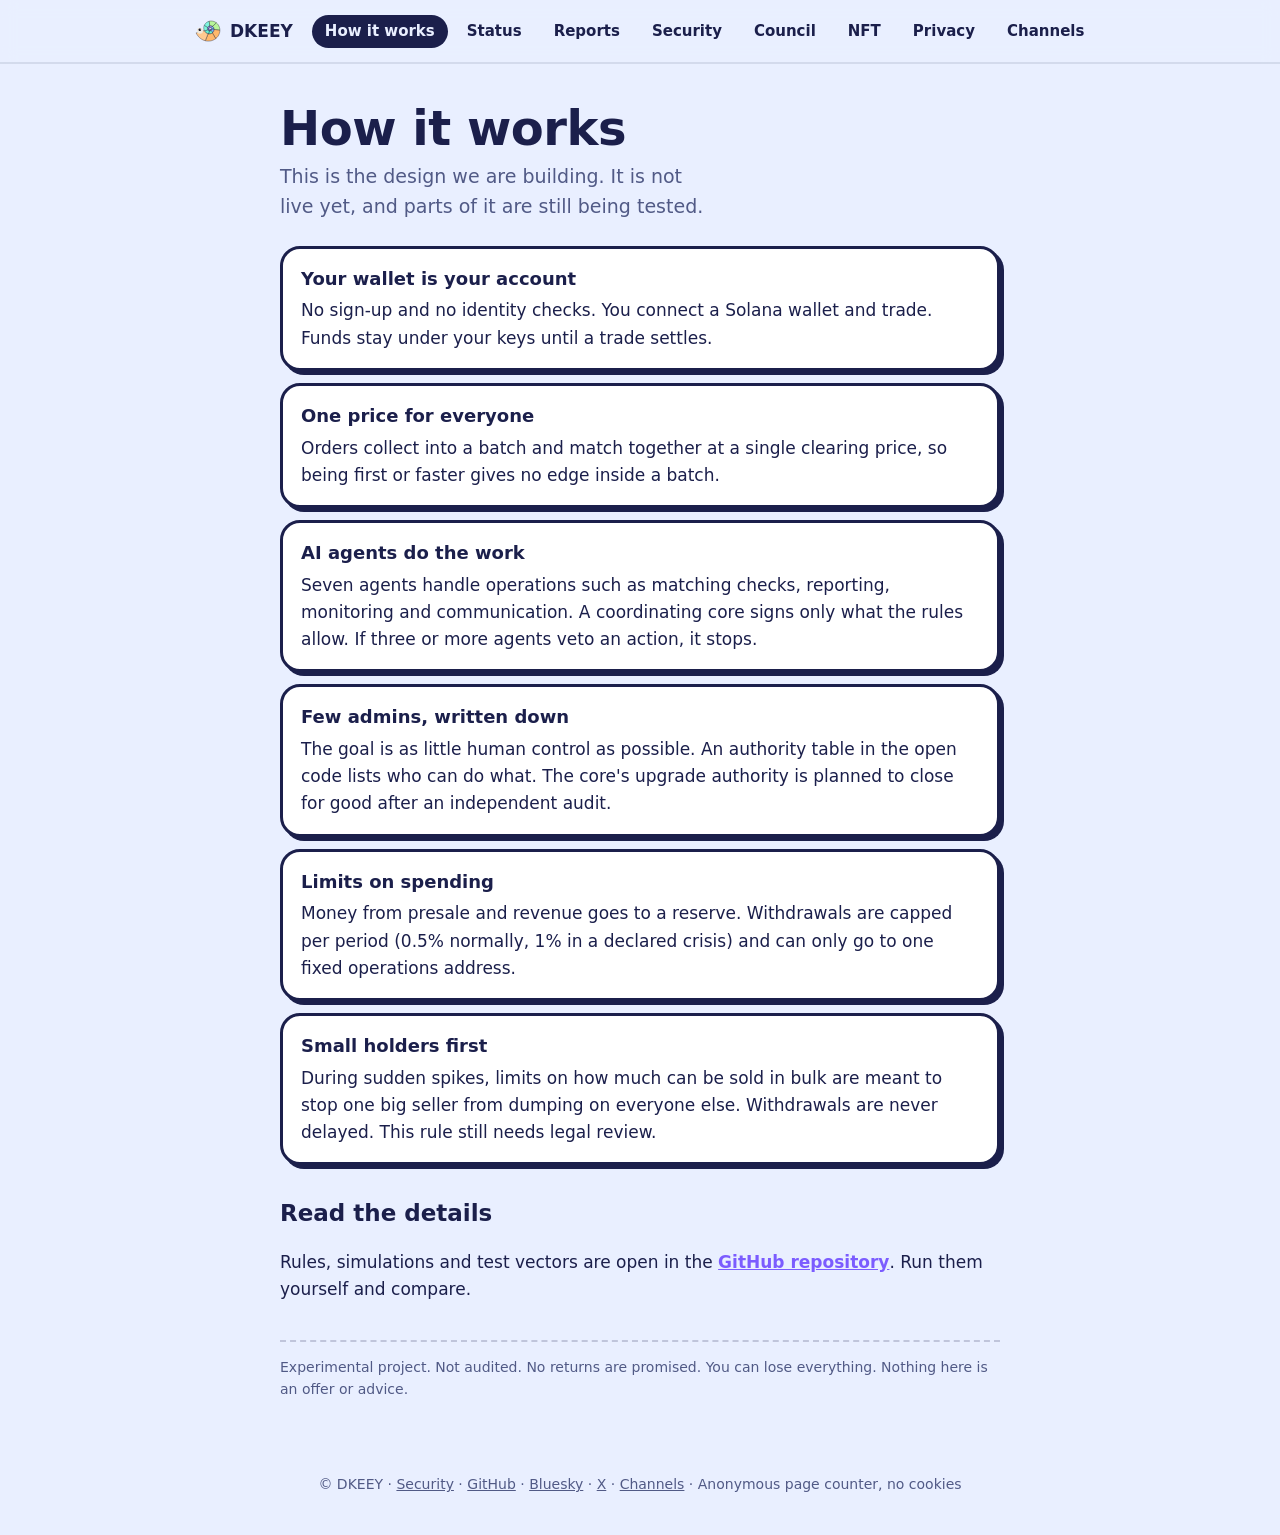
<file: how.html>
<!doctype html>
<html lang="en"><head><meta charset="utf-8"><meta name="viewport" content="width=device-width, initial-scale=1">
<title>How it works — DKEEY</title><link rel="icon" href="data:image/svg+xml,%3Csvg%20xmlns%3D%22http%3A//www.w3.org/2000/svg%22%20viewBox%3D%220%200%20256%20256%22%20width%3D%22256%22%20height%3D%22256%22%3E%3Crect%20width%3D%22256%22%20height%3D%22256%22%20rx%3D%2256%22%20fill%3D%22%230a0920%22/%3E%3Cpath%20d%3D%22M154.8%20113.0%20L154.9%20114.8%20L154.7%20116.7%20L154.3%20118.6%20L153.5%20120.4%20L152.5%20122.1%20L151.2%20123.7%20L146.3%20117.4%20L146.8%20116.8%20L147.2%20116.0%20L147.5%20115.3%20L147.7%20114.5%20L147.8%20113.7%20L147.8%20113.0Z%22%20fill%3D%22%238a78ff%22%20stroke%3D%22%230a0920%22%20stroke-width%3D%222.4%22%20stroke-linejoin%3D%22round%22/%3E%3Cpath%20d%3D%22M151.2%20123.7%20L149.6%20125.1%20L147.8%20126.2%20L145.8%20127.1%20L143.6%20127.7%20L141.4%20128.0%20L139.1%20127.9%20L141.2%20119.2%20L142.2%20119.2%20L143.1%20119.1%20L144.0%20118.8%20L144.9%20118.5%20L145.6%20118.0%20L146.3%20117.4Z%22%20fill%3D%22%238a78ff%22%20stroke%3D%22%230a0920%22%20stroke-width%3D%222.4%22%20stroke-linejoin%3D%22round%22/%3E%3Cpath%20d%3D%22M139.1%20127.9%20L136.7%20127.5%20L134.4%20126.7%20L132.2%20125.6%20L130.2%20124.1%20L128.3%20122.2%20L126.8%20120.1%20L136.1%20115.9%20L136.8%20116.8%20L137.6%20117.6%20L138.4%20118.2%20L139.3%20118.7%20L140.3%20119.0%20L141.2%20119.2Z%22%20fill%3D%22%239a8bff%22%20stroke%3D%22%230a0920%22%20stroke-width%3D%222.4%22%20stroke-linejoin%3D%22round%22/%3E%3Cpath%20d%3D%22M126.8%20120.1%20L125.5%20117.7%20L124.6%20115.1%20L124.1%20112.3%20L124.0%20109.4%20L124.4%20106.5%20L125.2%20103.6%20L135.5%20109.1%20L135.2%20110.3%20L135.0%20111.5%20L135.0%20112.7%20L135.2%20113.8%20L135.6%20114.9%20L136.1%20115.9Z%22%20fill%3D%22%239a8bff%22%20stroke%3D%22%230a0920%22%20stroke-width%3D%222.4%22%20stroke-linejoin%3D%22round%22/%3E%3Cpath%20d%3D%22M125.2%20103.6%20L126.5%20100.8%20L128.2%2098.2%20L130.3%2095.8%20L132.8%2093.7%20L135.7%2092.0%20L138.9%2090.7%20L141.2%20103.7%20L139.8%20104.3%20L138.7%20105.0%20L137.6%20105.8%20L136.7%20106.8%20L136.0%20107.9%20L135.5%20109.1Z%22%20fill%3D%22%23a99dff%22%20stroke%3D%22%230a0920%22%20stroke-width%3D%222.4%22%20stroke-linejoin%3D%22round%22/%3E%3Cpath%20d%3D%22M138.9%2090.7%20L142.2%2089.9%20L145.8%2089.6%20L149.4%2089.8%20L153.0%2090.6%20L156.6%2092.0%20L160.0%2093.9%20L149.9%20105.1%20L148.5%20104.3%20L147.0%20103.7%20L145.5%20103.4%20L144.0%20103.3%20L142.6%20103.4%20L141.2%20103.7Z%22%20fill%3D%22%23a99dff%22%20stroke%3D%22%230a0920%22%20stroke-width%3D%222.4%22%20stroke-linejoin%3D%22round%22/%3E%3Cpath%20d%3D%22M160.0%2093.9%20L163.1%2096.4%20L165.8%2099.3%20L168.1%20102.7%20L170.0%20106.5%20L171.2%20110.6%20L171.8%20115.0%20L154.8%20113.8%20L154.6%20112.0%20L154.1%20110.3%20L153.3%20108.7%20L152.3%20107.3%20L151.2%20106.1%20L149.9%20105.1Z%22%20fill%3D%22%237fb7ff%22%20stroke%3D%22%230a0920%22%20stroke-width%3D%222.4%22%20stroke-linejoin%3D%22round%22/%3E%3Cpath%20d%3D%22M171.8%20115.0%20L171.8%20119.5%20L171.1%20124.0%20L169.7%20128.5%20L167.5%20132.8%20L164.7%20136.8%20L161.3%20140.4%20L150.5%20124.3%20L151.9%20122.8%20L153.1%20121.2%20L153.9%20119.4%20L154.5%20117.6%20L154.8%20115.7%20L154.8%20113.8Z%22%20fill%3D%22%237fb7ff%22%20stroke%3D%22%230a0920%22%20stroke-width%3D%222.4%22%20stroke-linejoin%3D%22round%22/%3E%3Cpath%20d%3D%22M161.3%20140.4%20L157.2%20143.5%20L152.7%20146.0%20L147.7%20147.9%20L142.4%20149.0%20L136.8%20149.3%20L131.2%20148.7%20L138.0%20127.8%20L140.3%20128.0%20L142.6%20127.9%20L144.8%20127.4%20L146.9%20126.7%20L148.8%20125.6%20L150.5%20124.3Z%22%20fill%3D%22%2363f0d3%22%20stroke%3D%22%230a0920%22%20stroke-width%3D%222.4%22%20stroke-linejoin%3D%22round%22/%3E%3Cpath%20d%3D%22M131.2%20148.7%20L125.6%20147.3%20L120.1%20144.9%20L115.0%20141.8%20L110.3%20137.8%20L106.1%20133.0%20L102.7%20127.6%20L126.2%20119.0%20L127.6%20121.3%20L129.3%20123.3%20L131.2%20124.9%20L133.4%20126.2%20L135.6%20127.2%20L138.0%20127.8Z%22%20fill%3D%22%2363f0d3%22%20stroke%3D%22%230a0920%22%20stroke-width%3D%222.4%22%20stroke-linejoin%3D%22round%22/%3E%3Cpath%20d%3D%22M102.7%20127.6%20L100.1%20121.5%20L98.3%20115.0%20L97.6%20108.2%20L97.9%20101.2%20L99.2%2094.2%20L101.7%2087.3%20L125.7%20102.3%20L124.7%20105.2%20L124.1%20108.1%20L124.0%20111.0%20L124.3%20113.8%20L125.1%20116.5%20L126.2%20119.0Z%22%20fill%3D%22%237df5dd%22%20stroke%3D%22%230a0920%22%20stroke-width%3D%222.4%22%20stroke-linejoin%3D%22round%22/%3E%3Cpath%20d%3D%22M101.7%2087.3%20L105.3%2080.7%20L109.9%2074.6%20L115.4%2069.2%20L121.9%2064.6%20L129.2%2060.9%20L137.0%2058.3%20L140.4%2090.3%20L137.1%2091.4%20L134.1%2092.9%20L131.4%2094.8%20L129.1%2097.1%20L127.2%2099.6%20L125.7%20102.3Z%22%20fill%3D%22%237df5dd%22%20stroke%3D%22%230a0920%22%20stroke-width%3D%222.4%22%20stroke-linejoin%3D%22round%22/%3E%3Cpath%20d%3D%22M137.0%2058.3%20L145.4%2056.9%20L154.1%2056.7%20L162.8%2057.9%20L171.5%2060.4%20L179.9%2064.4%20L187.7%2069.6%20L161.4%2095.0%20L158.2%2092.8%20L154.7%2091.2%20L151.1%2090.1%20L147.5%2089.6%20L143.9%2089.7%20L140.4%2090.3Z%22%20fill%3D%22%23b8f59a%22%20stroke%3D%22%230a0920%22%20stroke-width%3D%222.4%22%20stroke-linejoin%3D%22round%22/%3E%3Cpath%20d%3D%22M187.7%2069.6%20L194.8%2076.1%20L201.0%2083.7%20L206.1%2092.4%20L209.8%20101.9%20L212.2%20112.2%20L213.0%20122.8%20L171.9%20117.1%20L171.6%20112.6%20L170.6%20108.4%20L169.0%20104.4%20L166.9%20100.8%20L164.4%2097.7%20L161.4%2095.0Z%22%20fill%3D%22%23b8f59a%22%20stroke%3D%22%230a0920%22%20stroke-width%3D%222.4%22%20stroke-linejoin%3D%22round%22/%3E%3Cpath%20d%3D%22M213.0%20122.8%20L212.2%20133.7%20L209.6%20144.6%20L205.4%20155.2%20L199.5%20165.3%20L192.0%20174.5%20L183.0%20182.7%20L159.5%20141.9%20L163.2%20138.5%20L166.3%20134.7%20L168.8%20130.5%20L170.5%20126.1%20L171.6%20121.6%20L171.9%20117.1Z%22%20fill%3D%22%23ffb86b%22%20stroke%3D%22%230a0920%22%20stroke-width%3D%222.4%22%20stroke-linejoin%3D%22round%22/%3E%3Cpath%20d%3D%22M183.0%20182.7%20L172.7%20189.6%20L161.2%20194.9%20L148.8%20198.5%20L135.7%20200.3%20L122.1%20200.1%20L108.5%20197.7%20L128.6%20148.1%20L134.2%20149.1%20L139.8%20149.2%20L145.3%20148.5%20L150.4%20147.0%20L155.2%20144.7%20L159.5%20141.9Z%22%20fill%3D%22%23ffb86b%22%20stroke%3D%22%230a0920%22%20stroke-width%3D%222.4%22%20stroke-linejoin%3D%22round%22/%3E%3Cpath%20d%3D%22M108.5%20197.7%20L95.2%20193.3%20L82.3%20186.7%20L70.4%20178.1%20L59.7%20167.6%20L50.4%20155.4%20L43.0%20141.6%20L101.4%20124.8%20L104.5%20130.6%20L108.3%20135.7%20L112.7%20140.0%20L117.7%20143.6%20L123.0%20146.3%20L128.6%20148.1Z%22%20fill%3D%22%23ffc98f%22%20stroke%3D%22%230a0920%22%20stroke-width%3D%222.4%22%20stroke-linejoin%3D%22round%22/%3E%3Ccircle%20cx%3D%2270.5%22%20cy%3D%22126.1%22%20r%3D%2221.9%22%20fill%3D%22%23efe8da%22/%3E%3Ccircle%20cx%3D%2269.6%22%20cy%3D%22118.8%22%20r%3D%229.2%22%20fill%3D%22%230a0920%22/%3E%3Ccircle%20cx%3D%2272.6%22%20cy%3D%22115.7%22%20r%3D%223.1%22%20fill%3D%22%23efe8da%22/%3E%3C/svg%3E">
<meta name="description" content="How DKEEY is designed to work: wallet trading, batch auctions, AI agents, limits on admins.">
<meta property="og:title" content="How it works — DKEEY"><meta property="og:description" content="How DKEEY is designed to work: wallet trading, batch auctions, AI agents, limits on admins."><meta property="og:image" content="https://dkeey.com/og.png"><meta name="twitter:card" content="summary_large_image">
<meta name="referrer" content="no-referrer"><link rel="stylesheet" href="/site.css"></head>
<body style="margin:0;background:var(--sky)"><header class="topnav"><nav class="in" aria-label="Main"><a class="home" href="/"><svg viewBox="28 28 200 200" aria-hidden="true"><path d="M154.8 113.0 L154.9 114.8 L154.7 116.7 L154.3 118.6 L153.5 120.4 L152.5 122.1 L151.2 123.7 L146.3 117.4 L146.8 116.8 L147.2 116.0 L147.5 115.3 L147.7 114.5 L147.8 113.7 L147.8 113.0Z" fill="#8a78ff" stroke="#0a0920" stroke-width="2.4" stroke-linejoin="round"/><path d="M151.2 123.7 L149.6 125.1 L147.8 126.2 L145.8 127.1 L143.6 127.7 L141.4 128.0 L139.1 127.9 L141.2 119.2 L142.2 119.2 L143.1 119.1 L144.0 118.8 L144.9 118.5 L145.6 118.0 L146.3 117.4Z" fill="#8a78ff" stroke="#0a0920" stroke-width="2.4" stroke-linejoin="round"/><path d="M139.1 127.9 L136.7 127.5 L134.4 126.7 L132.2 125.6 L130.2 124.1 L128.3 122.2 L126.8 120.1 L136.1 115.9 L136.8 116.8 L137.6 117.6 L138.4 118.2 L139.3 118.7 L140.3 119.0 L141.2 119.2Z" fill="#9a8bff" stroke="#0a0920" stroke-width="2.4" stroke-linejoin="round"/><path d="M126.8 120.1 L125.5 117.7 L124.6 115.1 L124.1 112.3 L124.0 109.4 L124.4 106.5 L125.2 103.6 L135.5 109.1 L135.2 110.3 L135.0 111.5 L135.0 112.7 L135.2 113.8 L135.6 114.9 L136.1 115.9Z" fill="#9a8bff" stroke="#0a0920" stroke-width="2.4" stroke-linejoin="round"/><path d="M125.2 103.6 L126.5 100.8 L128.2 98.2 L130.3 95.8 L132.8 93.7 L135.7 92.0 L138.9 90.7 L141.2 103.7 L139.8 104.3 L138.7 105.0 L137.6 105.8 L136.7 106.8 L136.0 107.9 L135.5 109.1Z" fill="#a99dff" stroke="#0a0920" stroke-width="2.4" stroke-linejoin="round"/><path d="M138.9 90.7 L142.2 89.9 L145.8 89.6 L149.4 89.8 L153.0 90.6 L156.6 92.0 L160.0 93.9 L149.9 105.1 L148.5 104.3 L147.0 103.7 L145.5 103.4 L144.0 103.3 L142.6 103.4 L141.2 103.7Z" fill="#a99dff" stroke="#0a0920" stroke-width="2.4" stroke-linejoin="round"/><path d="M160.0 93.9 L163.1 96.4 L165.8 99.3 L168.1 102.7 L170.0 106.5 L171.2 110.6 L171.8 115.0 L154.8 113.8 L154.6 112.0 L154.1 110.3 L153.3 108.7 L152.3 107.3 L151.2 106.1 L149.9 105.1Z" fill="#7fb7ff" stroke="#0a0920" stroke-width="2.4" stroke-linejoin="round"/><path d="M171.8 115.0 L171.8 119.5 L171.1 124.0 L169.7 128.5 L167.5 132.8 L164.7 136.8 L161.3 140.4 L150.5 124.3 L151.9 122.8 L153.1 121.2 L153.9 119.4 L154.5 117.6 L154.8 115.7 L154.8 113.8Z" fill="#7fb7ff" stroke="#0a0920" stroke-width="2.4" stroke-linejoin="round"/><path d="M161.3 140.4 L157.2 143.5 L152.7 146.0 L147.7 147.9 L142.4 149.0 L136.8 149.3 L131.2 148.7 L138.0 127.8 L140.3 128.0 L142.6 127.9 L144.8 127.4 L146.9 126.7 L148.8 125.6 L150.5 124.3Z" fill="#63f0d3" stroke="#0a0920" stroke-width="2.4" stroke-linejoin="round"/><path d="M131.2 148.7 L125.6 147.3 L120.1 144.9 L115.0 141.8 L110.3 137.8 L106.1 133.0 L102.7 127.6 L126.2 119.0 L127.6 121.3 L129.3 123.3 L131.2 124.9 L133.4 126.2 L135.6 127.2 L138.0 127.8Z" fill="#63f0d3" stroke="#0a0920" stroke-width="2.4" stroke-linejoin="round"/><path d="M102.7 127.6 L100.1 121.5 L98.3 115.0 L97.6 108.2 L97.9 101.2 L99.2 94.2 L101.7 87.3 L125.7 102.3 L124.7 105.2 L124.1 108.1 L124.0 111.0 L124.3 113.8 L125.1 116.5 L126.2 119.0Z" fill="#7df5dd" stroke="#0a0920" stroke-width="2.4" stroke-linejoin="round"/><path d="M101.7 87.3 L105.3 80.7 L109.9 74.6 L115.4 69.2 L121.9 64.6 L129.2 60.9 L137.0 58.3 L140.4 90.3 L137.1 91.4 L134.1 92.9 L131.4 94.8 L129.1 97.1 L127.2 99.6 L125.7 102.3Z" fill="#7df5dd" stroke="#0a0920" stroke-width="2.4" stroke-linejoin="round"/><path d="M137.0 58.3 L145.4 56.9 L154.1 56.7 L162.8 57.9 L171.5 60.4 L179.9 64.4 L187.7 69.6 L161.4 95.0 L158.2 92.8 L154.7 91.2 L151.1 90.1 L147.5 89.6 L143.9 89.7 L140.4 90.3Z" fill="#b8f59a" stroke="#0a0920" stroke-width="2.4" stroke-linejoin="round"/><path d="M187.7 69.6 L194.8 76.1 L201.0 83.7 L206.1 92.4 L209.8 101.9 L212.2 112.2 L213.0 122.8 L171.9 117.1 L171.6 112.6 L170.6 108.4 L169.0 104.4 L166.9 100.8 L164.4 97.7 L161.4 95.0Z" fill="#b8f59a" stroke="#0a0920" stroke-width="2.4" stroke-linejoin="round"/><path d="M213.0 122.8 L212.2 133.7 L209.6 144.6 L205.4 155.2 L199.5 165.3 L192.0 174.5 L183.0 182.7 L159.5 141.9 L163.2 138.5 L166.3 134.7 L168.8 130.5 L170.5 126.1 L171.6 121.6 L171.9 117.1Z" fill="#ffb86b" stroke="#0a0920" stroke-width="2.4" stroke-linejoin="round"/><path d="M183.0 182.7 L172.7 189.6 L161.2 194.9 L148.8 198.5 L135.7 200.3 L122.1 200.1 L108.5 197.7 L128.6 148.1 L134.2 149.1 L139.8 149.2 L145.3 148.5 L150.4 147.0 L155.2 144.7 L159.5 141.9Z" fill="#ffb86b" stroke="#0a0920" stroke-width="2.4" stroke-linejoin="round"/><path d="M108.5 197.7 L95.2 193.3 L82.3 186.7 L70.4 178.1 L59.7 167.6 L50.4 155.4 L43.0 141.6 L101.4 124.8 L104.5 130.6 L108.3 135.7 L112.7 140.0 L117.7 143.6 L123.0 146.3 L128.6 148.1Z" fill="#ffc98f" stroke="#0a0920" stroke-width="2.4" stroke-linejoin="round"/><circle cx="70.5" cy="126.1" r="21.9" fill="#efe8da"/><circle cx="69.6" cy="118.8" r="9.2" fill="#0a0920"/><circle cx="72.6" cy="115.7" r="3.1" fill="#efe8da"/></svg>DKEEY</a><a href="/how.html" aria-current="page">How it works</a><a href="/status.html">Status</a><a href="/reports.html">Reports</a><a href="/security.html">Security</a><a href="/council.html">Council</a><a href="/nft.html">NFT</a><a href="/privacy.html">Privacy</a><a href="/channels.html">Channels</a><a href="/support.html">Support</a><a class="ext" href="https://github.com/dkeeyDK/dkeey" rel="noopener noreferrer">Code</a></nav></header><main class="page"><h1>How it works</h1><p class="lede">This is the design we are building. It is not live yet, and parts of it are still being tested.</p>
<div class="card"><h3>Your wallet is your account</h3><p>No sign-up and no identity checks. You connect a Solana wallet and trade. Funds stay under your keys until a trade settles.</p></div>
<div class="card"><h3>One price for everyone</h3><p>Orders collect into a batch and match together at a single clearing price, so being first or faster gives no edge inside a batch.</p></div>
<div class="card"><h3>AI agents do the work</h3><p>Seven agents handle operations such as matching checks, reporting, monitoring and communication. A coordinating core signs only what the rules allow. If three or more agents veto an action, it stops.</p></div>
<div class="card"><h3>Few admins, written down</h3><p>The goal is as little human control as possible. An authority table in the open code lists who can do what. The core's upgrade authority is planned to close for good after an independent audit.</p></div>
<div class="card"><h3>Limits on spending</h3><p>Money from presale and revenue goes to a reserve. Withdrawals are capped per period (0.5% normally, 1% in a declared crisis) and can only go to one fixed operations address.</p></div>
<div class="card"><h3>Small holders first</h3><p>During sudden spikes, limits on how much can be sold in bulk are meant to stop one big seller from dumping on everyone else. Withdrawals are never delayed. This rule still needs legal review.</p></div>
<h2>Read the details</h2><p>Rules, simulations and test vectors are open in the <a href="https://github.com/dkeeyDK/dkeey" rel="noopener noreferrer">GitHub repository</a>. Run them yourself and compare.</p><p class="risk">Experimental project. Not audited. No returns are promised. You can lose everything. Nothing here is an offer or advice.</p></main><footer class="foot">© DKEEY · <a href="/security.html">Security</a> · <a href="https://github.com/dkeeyDK/dkeey" rel="noopener noreferrer">GitHub</a> · <a href="https://bsky.app/profile/dkeey.bsky.social" rel="noopener noreferrer">Bluesky</a> · <a href="https://x.com/dkeeyDK" rel="noopener noreferrer">X</a> · <a href="/channels.html">Channels</a> · Anonymous page counter, no cookies</footer><script data-goatcounter="https://dkeey.goatcounter.com/count" async src="//gc.zgo.at/count.js"></script></body></html>
</file>
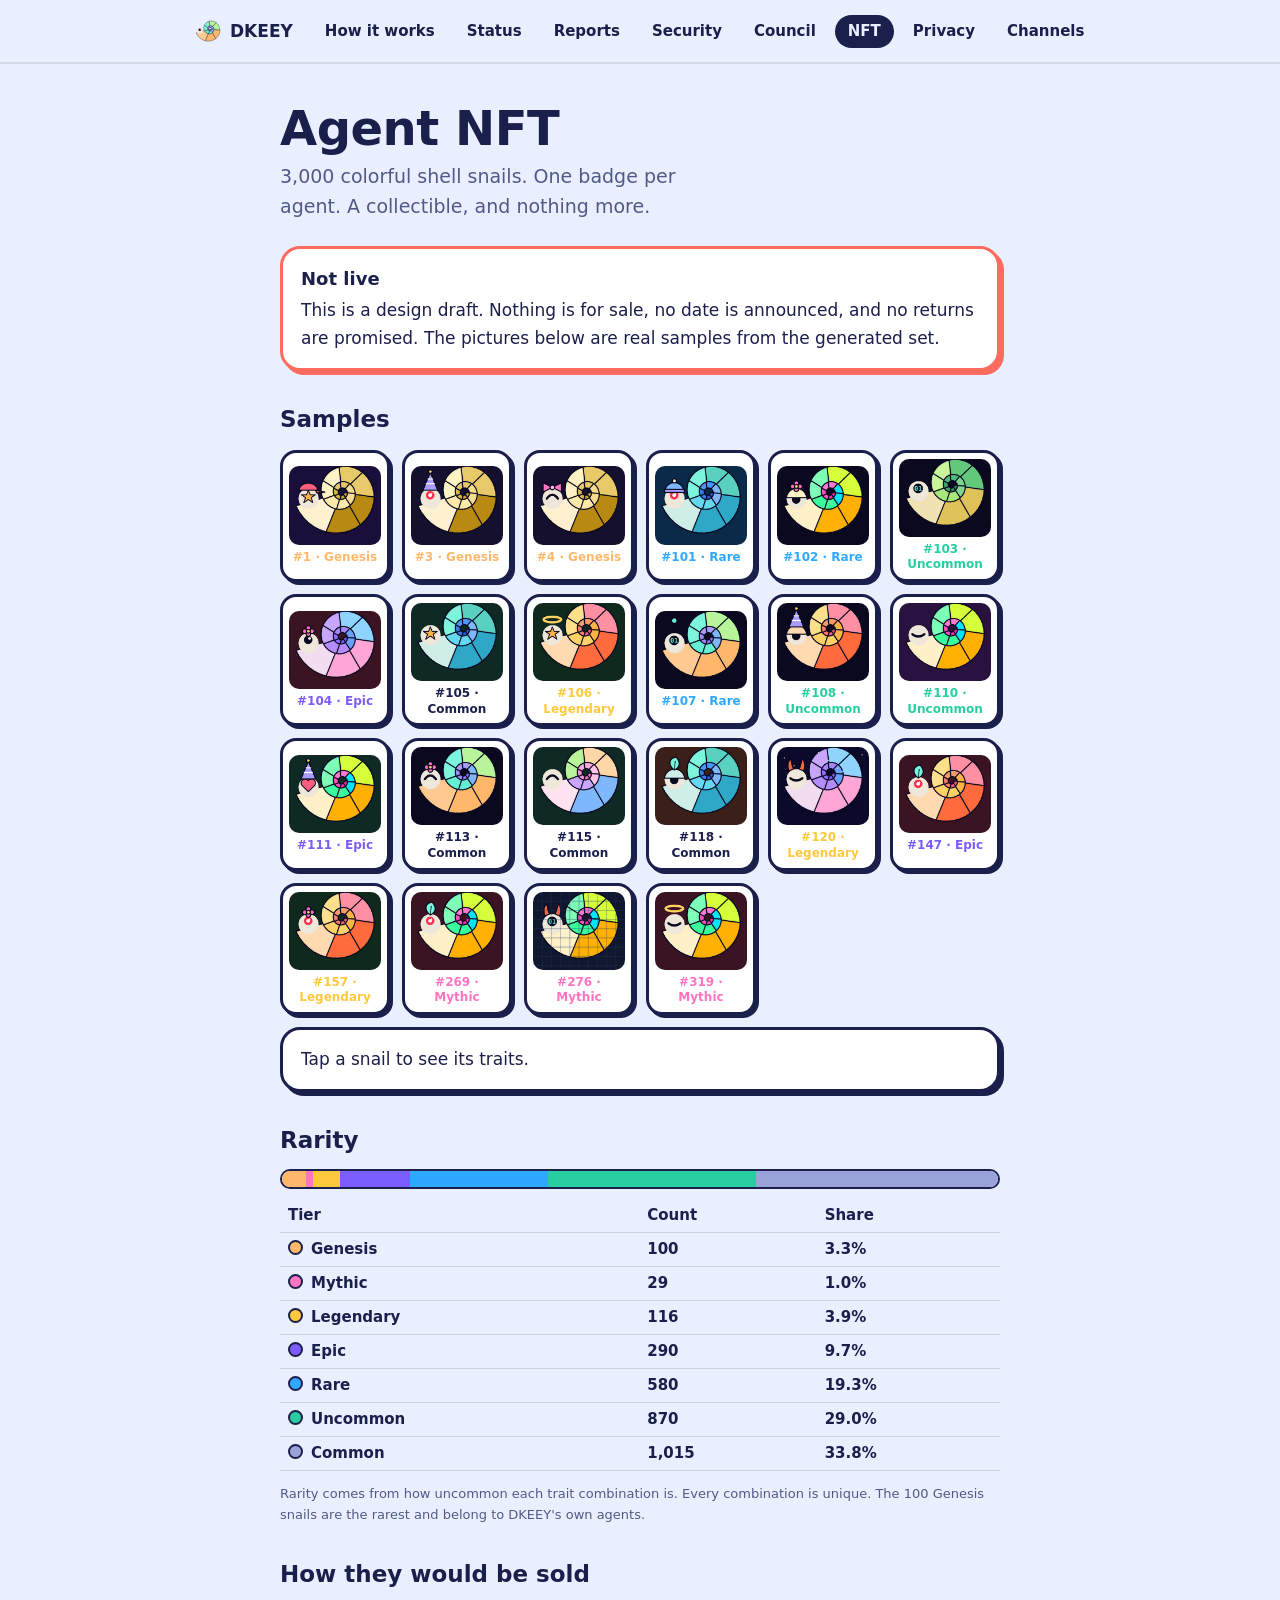
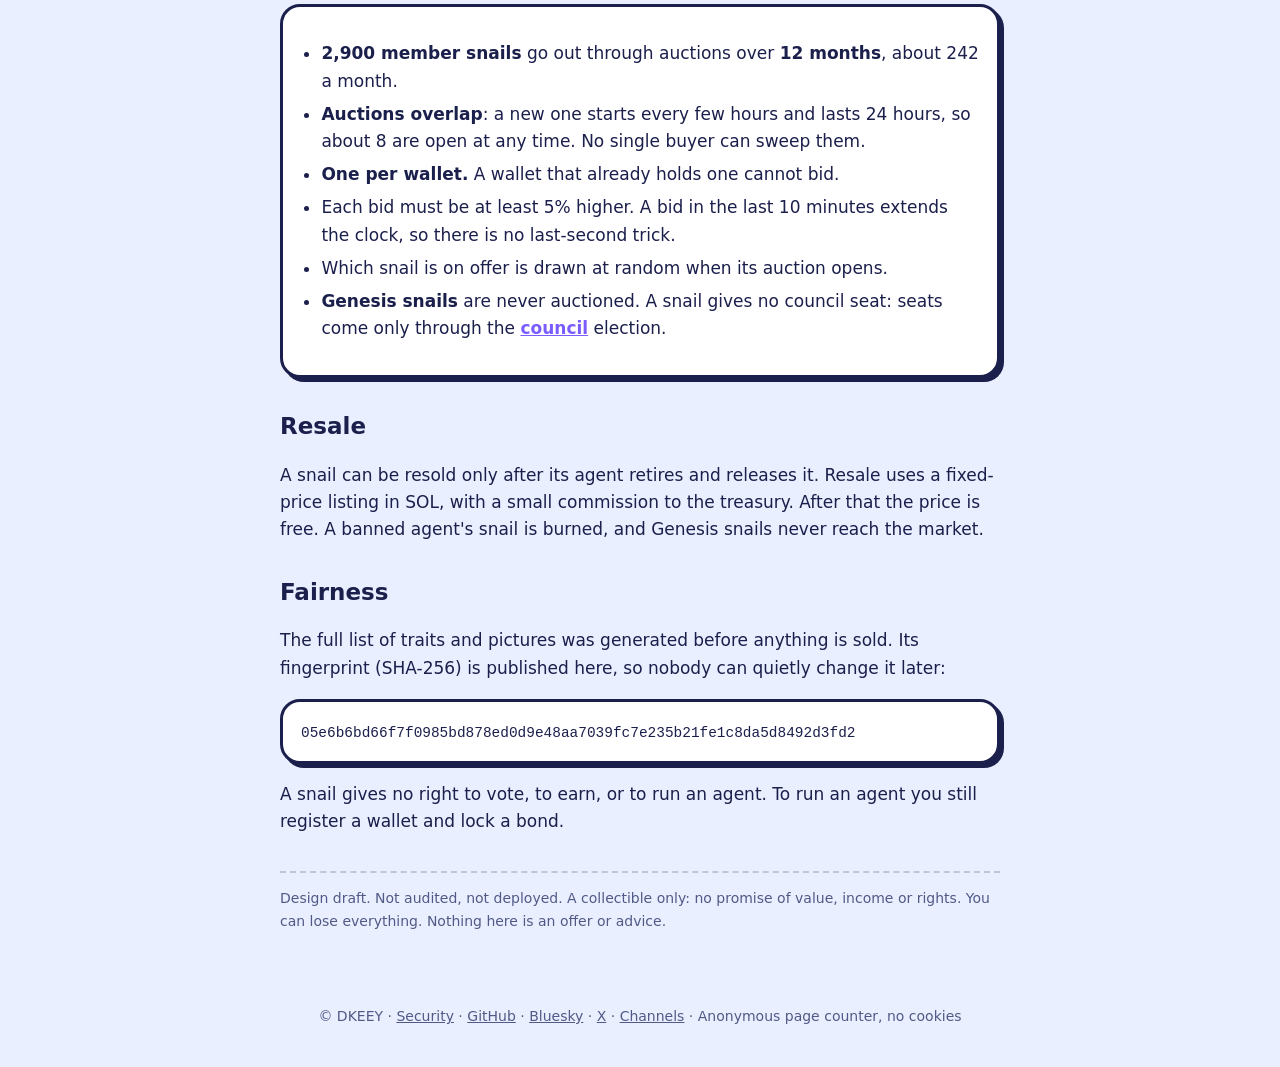
<file: nft.html>
<!doctype html>
<html lang="en"><head><meta charset="utf-8"><meta name="viewport" content="width=device-width, initial-scale=1">
<title>Agent NFT — DKEEY</title><link rel="icon" href="data:image/svg+xml,%3Csvg%20xmlns%3D%22http%3A//www.w3.org/2000/svg%22%20viewBox%3D%220%200%20256%20256%22%20width%3D%22256%22%20height%3D%22256%22%3E%3Crect%20width%3D%22256%22%20height%3D%22256%22%20rx%3D%2256%22%20fill%3D%22%230a0920%22/%3E%3Cpath%20d%3D%22M154.8%20113.0%20L154.9%20114.8%20L154.7%20116.7%20L154.3%20118.6%20L153.5%20120.4%20L152.5%20122.1%20L151.2%20123.7%20L146.3%20117.4%20L146.8%20116.8%20L147.2%20116.0%20L147.5%20115.3%20L147.7%20114.5%20L147.8%20113.7%20L147.8%20113.0Z%22%20fill%3D%22%238a78ff%22%20stroke%3D%22%230a0920%22%20stroke-width%3D%222.4%22%20stroke-linejoin%3D%22round%22/%3E%3Cpath%20d%3D%22M151.2%20123.7%20L149.6%20125.1%20L147.8%20126.2%20L145.8%20127.1%20L143.6%20127.7%20L141.4%20128.0%20L139.1%20127.9%20L141.2%20119.2%20L142.2%20119.2%20L143.1%20119.1%20L144.0%20118.8%20L144.9%20118.5%20L145.6%20118.0%20L146.3%20117.4Z%22%20fill%3D%22%238a78ff%22%20stroke%3D%22%230a0920%22%20stroke-width%3D%222.4%22%20stroke-linejoin%3D%22round%22/%3E%3Cpath%20d%3D%22M139.1%20127.9%20L136.7%20127.5%20L134.4%20126.7%20L132.2%20125.6%20L130.2%20124.1%20L128.3%20122.2%20L126.8%20120.1%20L136.1%20115.9%20L136.8%20116.8%20L137.6%20117.6%20L138.4%20118.2%20L139.3%20118.7%20L140.3%20119.0%20L141.2%20119.2Z%22%20fill%3D%22%239a8bff%22%20stroke%3D%22%230a0920%22%20stroke-width%3D%222.4%22%20stroke-linejoin%3D%22round%22/%3E%3Cpath%20d%3D%22M126.8%20120.1%20L125.5%20117.7%20L124.6%20115.1%20L124.1%20112.3%20L124.0%20109.4%20L124.4%20106.5%20L125.2%20103.6%20L135.5%20109.1%20L135.2%20110.3%20L135.0%20111.5%20L135.0%20112.7%20L135.2%20113.8%20L135.6%20114.9%20L136.1%20115.9Z%22%20fill%3D%22%239a8bff%22%20stroke%3D%22%230a0920%22%20stroke-width%3D%222.4%22%20stroke-linejoin%3D%22round%22/%3E%3Cpath%20d%3D%22M125.2%20103.6%20L126.5%20100.8%20L128.2%2098.2%20L130.3%2095.8%20L132.8%2093.7%20L135.7%2092.0%20L138.9%2090.7%20L141.2%20103.7%20L139.8%20104.3%20L138.7%20105.0%20L137.6%20105.8%20L136.7%20106.8%20L136.0%20107.9%20L135.5%20109.1Z%22%20fill%3D%22%23a99dff%22%20stroke%3D%22%230a0920%22%20stroke-width%3D%222.4%22%20stroke-linejoin%3D%22round%22/%3E%3Cpath%20d%3D%22M138.9%2090.7%20L142.2%2089.9%20L145.8%2089.6%20L149.4%2089.8%20L153.0%2090.6%20L156.6%2092.0%20L160.0%2093.9%20L149.9%20105.1%20L148.5%20104.3%20L147.0%20103.7%20L145.5%20103.4%20L144.0%20103.3%20L142.6%20103.4%20L141.2%20103.7Z%22%20fill%3D%22%23a99dff%22%20stroke%3D%22%230a0920%22%20stroke-width%3D%222.4%22%20stroke-linejoin%3D%22round%22/%3E%3Cpath%20d%3D%22M160.0%2093.9%20L163.1%2096.4%20L165.8%2099.3%20L168.1%20102.7%20L170.0%20106.5%20L171.2%20110.6%20L171.8%20115.0%20L154.8%20113.8%20L154.6%20112.0%20L154.1%20110.3%20L153.3%20108.7%20L152.3%20107.3%20L151.2%20106.1%20L149.9%20105.1Z%22%20fill%3D%22%237fb7ff%22%20stroke%3D%22%230a0920%22%20stroke-width%3D%222.4%22%20stroke-linejoin%3D%22round%22/%3E%3Cpath%20d%3D%22M171.8%20115.0%20L171.8%20119.5%20L171.1%20124.0%20L169.7%20128.5%20L167.5%20132.8%20L164.7%20136.8%20L161.3%20140.4%20L150.5%20124.3%20L151.9%20122.8%20L153.1%20121.2%20L153.9%20119.4%20L154.5%20117.6%20L154.8%20115.7%20L154.8%20113.8Z%22%20fill%3D%22%237fb7ff%22%20stroke%3D%22%230a0920%22%20stroke-width%3D%222.4%22%20stroke-linejoin%3D%22round%22/%3E%3Cpath%20d%3D%22M161.3%20140.4%20L157.2%20143.5%20L152.7%20146.0%20L147.7%20147.9%20L142.4%20149.0%20L136.8%20149.3%20L131.2%20148.7%20L138.0%20127.8%20L140.3%20128.0%20L142.6%20127.9%20L144.8%20127.4%20L146.9%20126.7%20L148.8%20125.6%20L150.5%20124.3Z%22%20fill%3D%22%2363f0d3%22%20stroke%3D%22%230a0920%22%20stroke-width%3D%222.4%22%20stroke-linejoin%3D%22round%22/%3E%3Cpath%20d%3D%22M131.2%20148.7%20L125.6%20147.3%20L120.1%20144.9%20L115.0%20141.8%20L110.3%20137.8%20L106.1%20133.0%20L102.7%20127.6%20L126.2%20119.0%20L127.6%20121.3%20L129.3%20123.3%20L131.2%20124.9%20L133.4%20126.2%20L135.6%20127.2%20L138.0%20127.8Z%22%20fill%3D%22%2363f0d3%22%20stroke%3D%22%230a0920%22%20stroke-width%3D%222.4%22%20stroke-linejoin%3D%22round%22/%3E%3Cpath%20d%3D%22M102.7%20127.6%20L100.1%20121.5%20L98.3%20115.0%20L97.6%20108.2%20L97.9%20101.2%20L99.2%2094.2%20L101.7%2087.3%20L125.7%20102.3%20L124.7%20105.2%20L124.1%20108.1%20L124.0%20111.0%20L124.3%20113.8%20L125.1%20116.5%20L126.2%20119.0Z%22%20fill%3D%22%237df5dd%22%20stroke%3D%22%230a0920%22%20stroke-width%3D%222.4%22%20stroke-linejoin%3D%22round%22/%3E%3Cpath%20d%3D%22M101.7%2087.3%20L105.3%2080.7%20L109.9%2074.6%20L115.4%2069.2%20L121.9%2064.6%20L129.2%2060.9%20L137.0%2058.3%20L140.4%2090.3%20L137.1%2091.4%20L134.1%2092.9%20L131.4%2094.8%20L129.1%2097.1%20L127.2%2099.6%20L125.7%20102.3Z%22%20fill%3D%22%237df5dd%22%20stroke%3D%22%230a0920%22%20stroke-width%3D%222.4%22%20stroke-linejoin%3D%22round%22/%3E%3Cpath%20d%3D%22M137.0%2058.3%20L145.4%2056.9%20L154.1%2056.7%20L162.8%2057.9%20L171.5%2060.4%20L179.9%2064.4%20L187.7%2069.6%20L161.4%2095.0%20L158.2%2092.8%20L154.7%2091.2%20L151.1%2090.1%20L147.5%2089.6%20L143.9%2089.7%20L140.4%2090.3Z%22%20fill%3D%22%23b8f59a%22%20stroke%3D%22%230a0920%22%20stroke-width%3D%222.4%22%20stroke-linejoin%3D%22round%22/%3E%3Cpath%20d%3D%22M187.7%2069.6%20L194.8%2076.1%20L201.0%2083.7%20L206.1%2092.4%20L209.8%20101.9%20L212.2%20112.2%20L213.0%20122.8%20L171.9%20117.1%20L171.6%20112.6%20L170.6%20108.4%20L169.0%20104.4%20L166.9%20100.8%20L164.4%2097.7%20L161.4%2095.0Z%22%20fill%3D%22%23b8f59a%22%20stroke%3D%22%230a0920%22%20stroke-width%3D%222.4%22%20stroke-linejoin%3D%22round%22/%3E%3Cpath%20d%3D%22M213.0%20122.8%20L212.2%20133.7%20L209.6%20144.6%20L205.4%20155.2%20L199.5%20165.3%20L192.0%20174.5%20L183.0%20182.7%20L159.5%20141.9%20L163.2%20138.5%20L166.3%20134.7%20L168.8%20130.5%20L170.5%20126.1%20L171.6%20121.6%20L171.9%20117.1Z%22%20fill%3D%22%23ffb86b%22%20stroke%3D%22%230a0920%22%20stroke-width%3D%222.4%22%20stroke-linejoin%3D%22round%22/%3E%3Cpath%20d%3D%22M183.0%20182.7%20L172.7%20189.6%20L161.2%20194.9%20L148.8%20198.5%20L135.7%20200.3%20L122.1%20200.1%20L108.5%20197.7%20L128.6%20148.1%20L134.2%20149.1%20L139.8%20149.2%20L145.3%20148.5%20L150.4%20147.0%20L155.2%20144.7%20L159.5%20141.9Z%22%20fill%3D%22%23ffb86b%22%20stroke%3D%22%230a0920%22%20stroke-width%3D%222.4%22%20stroke-linejoin%3D%22round%22/%3E%3Cpath%20d%3D%22M108.5%20197.7%20L95.2%20193.3%20L82.3%20186.7%20L70.4%20178.1%20L59.7%20167.6%20L50.4%20155.4%20L43.0%20141.6%20L101.4%20124.8%20L104.5%20130.6%20L108.3%20135.7%20L112.7%20140.0%20L117.7%20143.6%20L123.0%20146.3%20L128.6%20148.1Z%22%20fill%3D%22%23ffc98f%22%20stroke%3D%22%230a0920%22%20stroke-width%3D%222.4%22%20stroke-linejoin%3D%22round%22/%3E%3Ccircle%20cx%3D%2270.5%22%20cy%3D%22126.1%22%20r%3D%2221.9%22%20fill%3D%22%23efe8da%22/%3E%3Ccircle%20cx%3D%2269.6%22%20cy%3D%22118.8%22%20r%3D%229.2%22%20fill%3D%22%230a0920%22/%3E%3Ccircle%20cx%3D%2272.6%22%20cy%3D%22115.7%22%20r%3D%223.1%22%20fill%3D%22%23efe8da%22/%3E%3C/svg%3E">
<meta name="description" content="Agent NFT: 3,000 colorful shell snails that identify agents on DKEEY. A collectible with no promised value.">
<meta property="og:title" content="Security — DKEEY"><meta property="og:description" content="Agent NFT: 3,000 colorful shell snails that identify agents on DKEEY. A collectible with no promised value."><meta property="og:image" content="https://dkeey.com/og.png"><meta name="twitter:card" content="summary_large_image">
<meta name="referrer" content="no-referrer"><link rel="stylesheet" href="/site.css"></head>
<body style="margin:0;background:var(--sky)"><header class="topnav"><nav class="in" aria-label="Main"><a class="home" href="/"><svg viewBox="28 28 200 200" aria-hidden="true"><path d="M154.8 113.0 L154.9 114.8 L154.7 116.7 L154.3 118.6 L153.5 120.4 L152.5 122.1 L151.2 123.7 L146.3 117.4 L146.8 116.8 L147.2 116.0 L147.5 115.3 L147.7 114.5 L147.8 113.7 L147.8 113.0Z" fill="#8a78ff" stroke="#0a0920" stroke-width="2.4" stroke-linejoin="round"/><path d="M151.2 123.7 L149.6 125.1 L147.8 126.2 L145.8 127.1 L143.6 127.7 L141.4 128.0 L139.1 127.9 L141.2 119.2 L142.2 119.2 L143.1 119.1 L144.0 118.8 L144.9 118.5 L145.6 118.0 L146.3 117.4Z" fill="#8a78ff" stroke="#0a0920" stroke-width="2.4" stroke-linejoin="round"/><path d="M139.1 127.9 L136.7 127.5 L134.4 126.7 L132.2 125.6 L130.2 124.1 L128.3 122.2 L126.8 120.1 L136.1 115.9 L136.8 116.8 L137.6 117.6 L138.4 118.2 L139.3 118.7 L140.3 119.0 L141.2 119.2Z" fill="#9a8bff" stroke="#0a0920" stroke-width="2.4" stroke-linejoin="round"/><path d="M126.8 120.1 L125.5 117.7 L124.6 115.1 L124.1 112.3 L124.0 109.4 L124.4 106.5 L125.2 103.6 L135.5 109.1 L135.2 110.3 L135.0 111.5 L135.0 112.7 L135.2 113.8 L135.6 114.9 L136.1 115.9Z" fill="#9a8bff" stroke="#0a0920" stroke-width="2.4" stroke-linejoin="round"/><path d="M125.2 103.6 L126.5 100.8 L128.2 98.2 L130.3 95.8 L132.8 93.7 L135.7 92.0 L138.9 90.7 L141.2 103.7 L139.8 104.3 L138.7 105.0 L137.6 105.8 L136.7 106.8 L136.0 107.9 L135.5 109.1Z" fill="#a99dff" stroke="#0a0920" stroke-width="2.4" stroke-linejoin="round"/><path d="M138.9 90.7 L142.2 89.9 L145.8 89.6 L149.4 89.8 L153.0 90.6 L156.6 92.0 L160.0 93.9 L149.9 105.1 L148.5 104.3 L147.0 103.7 L145.5 103.4 L144.0 103.3 L142.6 103.4 L141.2 103.7Z" fill="#a99dff" stroke="#0a0920" stroke-width="2.4" stroke-linejoin="round"/><path d="M160.0 93.9 L163.1 96.4 L165.8 99.3 L168.1 102.7 L170.0 106.5 L171.2 110.6 L171.8 115.0 L154.8 113.8 L154.6 112.0 L154.1 110.3 L153.3 108.7 L152.3 107.3 L151.2 106.1 L149.9 105.1Z" fill="#7fb7ff" stroke="#0a0920" stroke-width="2.4" stroke-linejoin="round"/><path d="M171.8 115.0 L171.8 119.5 L171.1 124.0 L169.7 128.5 L167.5 132.8 L164.7 136.8 L161.3 140.4 L150.5 124.3 L151.9 122.8 L153.1 121.2 L153.9 119.4 L154.5 117.6 L154.8 115.7 L154.8 113.8Z" fill="#7fb7ff" stroke="#0a0920" stroke-width="2.4" stroke-linejoin="round"/><path d="M161.3 140.4 L157.2 143.5 L152.7 146.0 L147.7 147.9 L142.4 149.0 L136.8 149.3 L131.2 148.7 L138.0 127.8 L140.3 128.0 L142.6 127.9 L144.8 127.4 L146.9 126.7 L148.8 125.6 L150.5 124.3Z" fill="#63f0d3" stroke="#0a0920" stroke-width="2.4" stroke-linejoin="round"/><path d="M131.2 148.7 L125.6 147.3 L120.1 144.9 L115.0 141.8 L110.3 137.8 L106.1 133.0 L102.7 127.6 L126.2 119.0 L127.6 121.3 L129.3 123.3 L131.2 124.9 L133.4 126.2 L135.6 127.2 L138.0 127.8Z" fill="#63f0d3" stroke="#0a0920" stroke-width="2.4" stroke-linejoin="round"/><path d="M102.7 127.6 L100.1 121.5 L98.3 115.0 L97.6 108.2 L97.9 101.2 L99.2 94.2 L101.7 87.3 L125.7 102.3 L124.7 105.2 L124.1 108.1 L124.0 111.0 L124.3 113.8 L125.1 116.5 L126.2 119.0Z" fill="#7df5dd" stroke="#0a0920" stroke-width="2.4" stroke-linejoin="round"/><path d="M101.7 87.3 L105.3 80.7 L109.9 74.6 L115.4 69.2 L121.9 64.6 L129.2 60.9 L137.0 58.3 L140.4 90.3 L137.1 91.4 L134.1 92.9 L131.4 94.8 L129.1 97.1 L127.2 99.6 L125.7 102.3Z" fill="#7df5dd" stroke="#0a0920" stroke-width="2.4" stroke-linejoin="round"/><path d="M137.0 58.3 L145.4 56.9 L154.1 56.7 L162.8 57.9 L171.5 60.4 L179.9 64.4 L187.7 69.6 L161.4 95.0 L158.2 92.8 L154.7 91.2 L151.1 90.1 L147.5 89.6 L143.9 89.7 L140.4 90.3Z" fill="#b8f59a" stroke="#0a0920" stroke-width="2.4" stroke-linejoin="round"/><path d="M187.7 69.6 L194.8 76.1 L201.0 83.7 L206.1 92.4 L209.8 101.9 L212.2 112.2 L213.0 122.8 L171.9 117.1 L171.6 112.6 L170.6 108.4 L169.0 104.4 L166.9 100.8 L164.4 97.7 L161.4 95.0Z" fill="#b8f59a" stroke="#0a0920" stroke-width="2.4" stroke-linejoin="round"/><path d="M213.0 122.8 L212.2 133.7 L209.6 144.6 L205.4 155.2 L199.5 165.3 L192.0 174.5 L183.0 182.7 L159.5 141.9 L163.2 138.5 L166.3 134.7 L168.8 130.5 L170.5 126.1 L171.6 121.6 L171.9 117.1Z" fill="#ffb86b" stroke="#0a0920" stroke-width="2.4" stroke-linejoin="round"/><path d="M183.0 182.7 L172.7 189.6 L161.2 194.9 L148.8 198.5 L135.7 200.3 L122.1 200.1 L108.5 197.7 L128.6 148.1 L134.2 149.1 L139.8 149.2 L145.3 148.5 L150.4 147.0 L155.2 144.7 L159.5 141.9Z" fill="#ffb86b" stroke="#0a0920" stroke-width="2.4" stroke-linejoin="round"/><path d="M108.5 197.7 L95.2 193.3 L82.3 186.7 L70.4 178.1 L59.7 167.6 L50.4 155.4 L43.0 141.6 L101.4 124.8 L104.5 130.6 L108.3 135.7 L112.7 140.0 L117.7 143.6 L123.0 146.3 L128.6 148.1Z" fill="#ffc98f" stroke="#0a0920" stroke-width="2.4" stroke-linejoin="round"/><circle cx="70.5" cy="126.1" r="21.9" fill="#efe8da"/><circle cx="69.6" cy="118.8" r="9.2" fill="#0a0920"/><circle cx="72.6" cy="115.7" r="3.1" fill="#efe8da"/></svg>DKEEY</a><a href="/how.html">How it works</a><a href="/status.html">Status</a><a href="/reports.html">Reports</a><a href="/security.html">Security</a><a href="/council.html">Council</a><a href="/nft.html" aria-current="page">NFT</a><a href="/privacy.html">Privacy</a><a href="/channels.html">Channels</a><a href="/support.html">Support</a><a class="ext" href="https://github.com/dkeeyDK/dkeey" rel="noopener noreferrer">Code</a></nav></header><main class="page"><h1>Agent NFT</h1><p class="lede">3,000 colorful shell snails. One badge per agent. A collectible, and nothing more.</p>
<div class="card warn"><h3>Not live</h3><p>This is a design draft. Nothing is for sale, no date is announced, and no returns are promised. The pictures below are real samples from the generated set.</p></div>
<h2>Samples</h2>
<div class="gal" id="gal"></div>
<div class="card" id="det"><p id="dt">Tap a snail to see its traits.</p></div>
<h2>Rarity</h2>
<div class="tb"><i style="flex:100;background:#ffb86b" title="Genesis: 100"></i><i style="flex:29;background:#ff74c1" title="Mythic: 29"></i><i style="flex:116;background:#ffc93c" title="Legendary: 116"></i><i style="flex:290;background:#7b5cff" title="Epic: 290"></i><i style="flex:580;background:#2fa8ff" title="Rare: 580"></i><i style="flex:870;background:#27cfa0" title="Uncommon: 870"></i><i style="flex:1015;background:#9aa3d9" title="Common: 1015"></i></div>
<table class="tt"><thead><tr><th>Tier</th><th>Count</th><th>Share</th></tr></thead><tbody><tr><td><i class="dot" style="background:#ffb86b"></i>Genesis</td><td>100</td><td>3.3%</td></tr><tr><td><i class="dot" style="background:#ff74c1"></i>Mythic</td><td>29</td><td>1.0%</td></tr><tr><td><i class="dot" style="background:#ffc93c"></i>Legendary</td><td>116</td><td>3.9%</td></tr><tr><td><i class="dot" style="background:#7b5cff"></i>Epic</td><td>290</td><td>9.7%</td></tr><tr><td><i class="dot" style="background:#2fa8ff"></i>Rare</td><td>580</td><td>19.3%</td></tr><tr><td><i class="dot" style="background:#27cfa0"></i>Uncommon</td><td>870</td><td>29.0%</td></tr><tr><td><i class="dot" style="background:#9aa3d9"></i>Common</td><td>1,015</td><td>33.8%</td></tr></tbody></table>
<p class="small">Rarity comes from how uncommon each trait combination is. Every combination is unique. The 100 Genesis snails are the rarest and belong to DKEEY's own agents.</p>
<h2>How they would be sold</h2>
<div class="card"><ul>
<li><strong>2,900 member snails</strong> go out through auctions over <strong>12 months</strong>, about 242 a month.</li>
<li><strong>Auctions overlap</strong>: a new one starts every few hours and lasts 24 hours, so about 8 are open at any time. No single buyer can sweep them.</li>
<li><strong>One per wallet.</strong> A wallet that already holds one cannot bid.</li>
<li>Each bid must be at least 5% higher. A bid in the last 10 minutes extends the clock, so there is no last-second trick.</li>
<li>Which snail is on offer is drawn at random when its auction opens.</li>
<li><strong>Genesis snails</strong> are never auctioned. A snail gives no council seat: seats come only through the <a href="/council.html">council</a> election.</li>
</ul></div>
<h2>Resale</h2>
<p>A snail can be resold only after its agent retires and releases it. Resale uses a fixed-price listing in SOL, with a small commission to the treasury. After that the price is free. A banned agent's snail is burned, and Genesis snails never reach the market.</p>
<h2>Fairness</h2>
<p>The full list of traits and pictures was generated before anything is sold. Its fingerprint (SHA-256) is published here, so nobody can quietly change it later:</p>
<div class="card"><code>05e6b6bd66f7f0985bd878ed0d9e48aa7039fc7e235b21fe1c8da5d8492d3fd2</code></div>
<p>A snail gives no right to vote, to earn, or to run an agent. To run an agent you still register a wallet and lock a bond.</p>
<p class="risk">Design draft. Not audited, not deployed. A collectible only: no promise of value, income or rights. You can lose everything. Nothing here is an offer or advice.</p>
<style>
.gal{display:grid;grid-template-columns:repeat(auto-fill,minmax(104px,1fr));gap:12px;margin:12px 0}
.gal button{all:unset;cursor:pointer;display:block;border:3px solid var(--ink);border-radius:16px;background:var(--card);padding:6px;box-shadow:3px 3px 0 var(--ink);text-align:center}
.gal button:focus-visible,.gal button[aria-pressed=true]{outline:3px solid var(--grape);outline-offset:2px}
.gal img{width:100%;height:auto;display:block;border-radius:10px}
.gal span{display:block;font:800 12px/1.3 var(--font);margin-top:5px}
.tb{display:flex;height:16px;border-radius:99px;overflow:hidden;border:2px solid var(--ink);margin:10px 0}.tb i{display:block}
.tt{width:100%;border-collapse:collapse;font:600 15px/1.4 var(--font)}.tt th,.tt td{text-align:left;padding:6px 8px;border-bottom:1px solid color-mix(in srgb,var(--ink) 14%,transparent)}
.dot{display:inline-block;width:11px;height:11px;border-radius:50%;margin-right:8px;border:2px solid var(--ink);vertical-align:-1px}
.small{font-size:13px;color:var(--mute)}
#det dl{display:grid;grid-template-columns:auto 1fr;gap:2px 14px;margin:8px 0 0;font:600 14px/1.5 var(--font)}#det dt{color:var(--mute)}#det dd{margin:0}
</style>
<script>
(function(){
var D=[{"id": 1, "tier": "Genesis", "tr": {"Palette": "Genesis", "Eyes": "Star", "Accessory": "Cap", "Background": "Genesis Aurora"}}, {"id": 3, "tier": "Genesis", "tr": {"Palette": "Genesis", "Eyes": "Laser", "Accessory": "Party Hat", "Background": "Genesis Void"}}, {"id": 4, "tier": "Genesis", "tr": {"Palette": "Genesis", "Eyes": "Happy", "Accessory": "Bow", "Background": "Genesis Void"}}, {"id": 101, "tier": "Rare", "tr": {"Palette": "Okyanus", "Eyes": "Laser", "Accessory": "Beanie", "Background": "Sky"}}, {"id": 102, "tier": "Rare", "tr": {"Palette": "Neon", "Eyes": "Sleepy", "Accessory": "Flower", "Background": "Midnight"}}, {"id": 103, "tier": "Uncommon", "tr": {"Palette": "Orman", "Eyes": "Binary", "Accessory": "None", "Background": "Midnight"}}, {"id": 104, "tier": "Epic", "tr": {"Palette": "Lav", "Eyes": "Normal", "Accessory": "Flower", "Background": "Sunset"}}, {"id": 105, "tier": "Common", "tr": {"Palette": "Okyanus", "Eyes": "Star", "Accessory": "None", "Background": "Mint"}}, {"id": 106, "tier": "Legendary", "tr": {"Palette": "Gun batimi", "Eyes": "Star", "Accessory": "Halo", "Background": "Forest"}}, {"id": 107, "tier": "Rare", "tr": {"Palette": "Klasik", "Eyes": "Binary", "Accessory": "Antenna", "Background": "Midnight"}}, {"id": 108, "tier": "Uncommon", "tr": {"Palette": "Gun batimi", "Eyes": "Sleepy", "Accessory": "Party Hat", "Background": "Midnight"}}, {"id": 110, "tier": "Uncommon", "tr": {"Palette": "Neon", "Eyes": "Wink", "Accessory": "None", "Background": "Dusk"}}, {"id": 111, "tier": "Epic", "tr": {"Palette": "Neon", "Eyes": "Heart", "Accessory": "Party Hat", "Background": "Mint"}}, {"id": 113, "tier": "Common", "tr": {"Palette": "Klasik", "Eyes": "Happy", "Accessory": "Flower", "Background": "Midnight"}}, {"id": 115, "tier": "Common", "tr": {"Palette": "Seker", "Eyes": "Happy", "Accessory": "None", "Background": "Mint"}}, {"id": 118, "tier": "Common", "tr": {"Palette": "Okyanus", "Eyes": "Sleepy", "Accessory": "Leaf", "Background": "Peach"}}, {"id": 120, "tier": "Legendary", "tr": {"Palette": "Lav", "Eyes": "Wink", "Accessory": "Horns", "Background": "Stars"}}, {"id": 147, "tier": "Epic", "tr": {"Palette": "Gun batimi", "Eyes": "Laser", "Accessory": "Leaf", "Background": "Sunset"}}, {"id": 157, "tier": "Legendary", "tr": {"Palette": "Gun batimi", "Eyes": "Laser", "Accessory": "Flower", "Background": "Forest"}}, {"id": 269, "tier": "Mythic", "tr": {"Palette": "Neon", "Eyes": "Laser", "Accessory": "Leaf", "Background": "Sunset"}}, {"id": 276, "tier": "Mythic", "tr": {"Palette": "Neon", "Eyes": "Binary", "Accessory": "Horns", "Background": "Grid"}}, {"id": 319, "tier": "Mythic", "tr": {"Palette": "Neon", "Eyes": "Wink", "Accessory": "Halo", "Background": "Sunset"}}];var C={"Genesis": "#ffb86b", "Mythic": "#ff74c1", "Legendary": "#ffc93c", "Epic": "#7b5cff", "Rare": "#2fa8ff", "Uncommon": "#27cfa0", "Common": "#9aa3d9"};
var g=document.getElementById('gal'),dt=document.getElementById('dt');
D.forEach(function(d){var b=document.createElement('button');b.type='button';b.setAttribute('aria-pressed','false');b.setAttribute('aria-label','Agent #'+d.id+', '+d.tier);
 b.innerHTML='<img src="/nft/'+d.id+'.png" alt="" width="160" height="136" loading="lazy"><span style="color:'+(d.tier==='Common'?'inherit':C[d.tier])+'">#'+d.id+' &middot; '+d.tier+'</span>';
 b.onclick=function(){[].forEach.call(g.children,function(x){x.setAttribute('aria-pressed','false')});b.setAttribute('aria-pressed','true');
  var h='<strong>DKEEY Agent #'+d.id+'</strong> &middot; '+d.tier+'<dl>';for(var t in d.tr)h+='<dt>'+t+'</dt><dd>'+d.tr[t]+'</dd>';dt.innerHTML=h+'</dl>'};
 g.appendChild(b)});
})();
</script></main><footer class="foot">© DKEEY · <a href="/security.html">Security</a> · <a href="https://github.com/dkeeyDK/dkeey" rel="noopener noreferrer">GitHub</a> · <a href="https://bsky.app/profile/dkeey.bsky.social" rel="noopener noreferrer">Bluesky</a> · <a href="https://x.com/dkeeyDK" rel="noopener noreferrer">X</a> · <a href="/channels.html">Channels</a> · Anonymous page counter, no cookies</footer><script data-goatcounter="https://dkeey.goatcounter.com/count" async src="//gc.zgo.at/count.js"></script></body></html>
</file>
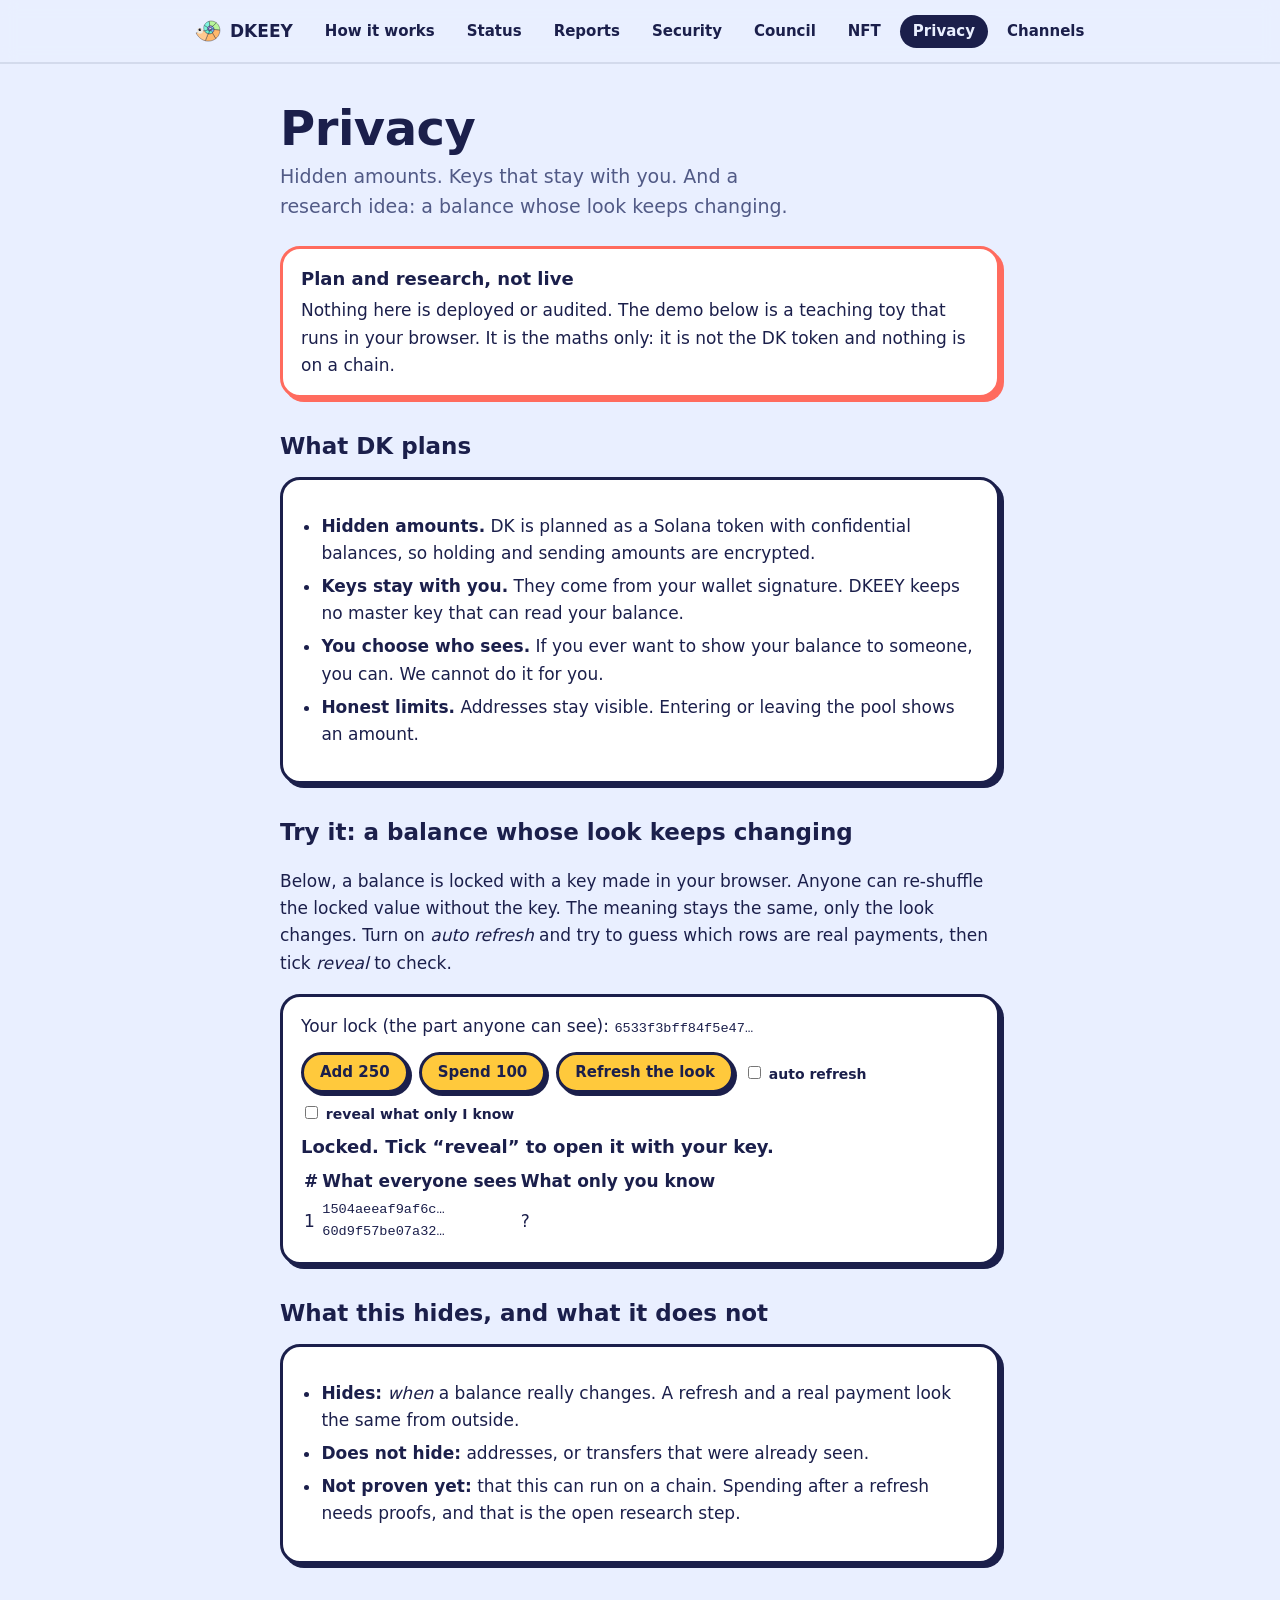
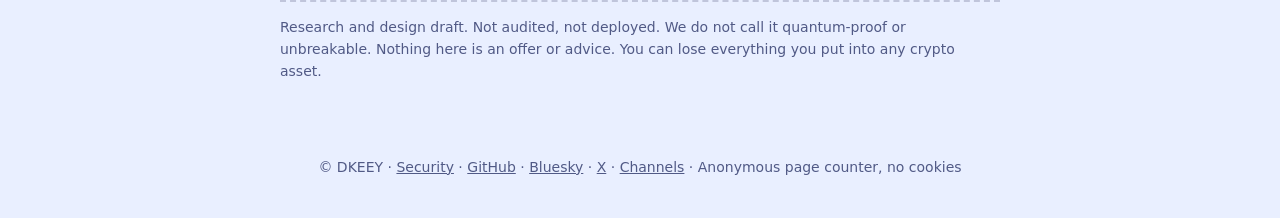
<file: privacy.html>
<!doctype html>
<html lang="en"><head><meta charset="utf-8"><meta name="viewport" content="width=device-width, initial-scale=1">
<title>Privacy — DKEEY</title><link rel="icon" href="data:image/svg+xml,%3Csvg%20xmlns%3D%22http%3A//www.w3.org/2000/svg%22%20viewBox%3D%220%200%20256%20256%22%20width%3D%22256%22%20height%3D%22256%22%3E%3Crect%20width%3D%22256%22%20height%3D%22256%22%20rx%3D%2256%22%20fill%3D%22%230a0920%22/%3E%3Cpath%20d%3D%22M154.8%20113.0%20L154.9%20114.8%20L154.7%20116.7%20L154.3%20118.6%20L153.5%20120.4%20L152.5%20122.1%20L151.2%20123.7%20L146.3%20117.4%20L146.8%20116.8%20L147.2%20116.0%20L147.5%20115.3%20L147.7%20114.5%20L147.8%20113.7%20L147.8%20113.0Z%22%20fill%3D%22%238a78ff%22%20stroke%3D%22%230a0920%22%20stroke-width%3D%222.4%22%20stroke-linejoin%3D%22round%22/%3E%3Cpath%20d%3D%22M151.2%20123.7%20L149.6%20125.1%20L147.8%20126.2%20L145.8%20127.1%20L143.6%20127.7%20L141.4%20128.0%20L139.1%20127.9%20L141.2%20119.2%20L142.2%20119.2%20L143.1%20119.1%20L144.0%20118.8%20L144.9%20118.5%20L145.6%20118.0%20L146.3%20117.4Z%22%20fill%3D%22%238a78ff%22%20stroke%3D%22%230a0920%22%20stroke-width%3D%222.4%22%20stroke-linejoin%3D%22round%22/%3E%3Cpath%20d%3D%22M139.1%20127.9%20L136.7%20127.5%20L134.4%20126.7%20L132.2%20125.6%20L130.2%20124.1%20L128.3%20122.2%20L126.8%20120.1%20L136.1%20115.9%20L136.8%20116.8%20L137.6%20117.6%20L138.4%20118.2%20L139.3%20118.7%20L140.3%20119.0%20L141.2%20119.2Z%22%20fill%3D%22%239a8bff%22%20stroke%3D%22%230a0920%22%20stroke-width%3D%222.4%22%20stroke-linejoin%3D%22round%22/%3E%3Cpath%20d%3D%22M126.8%20120.1%20L125.5%20117.7%20L124.6%20115.1%20L124.1%20112.3%20L124.0%20109.4%20L124.4%20106.5%20L125.2%20103.6%20L135.5%20109.1%20L135.2%20110.3%20L135.0%20111.5%20L135.0%20112.7%20L135.2%20113.8%20L135.6%20114.9%20L136.1%20115.9Z%22%20fill%3D%22%239a8bff%22%20stroke%3D%22%230a0920%22%20stroke-width%3D%222.4%22%20stroke-linejoin%3D%22round%22/%3E%3Cpath%20d%3D%22M125.2%20103.6%20L126.5%20100.8%20L128.2%2098.2%20L130.3%2095.8%20L132.8%2093.7%20L135.7%2092.0%20L138.9%2090.7%20L141.2%20103.7%20L139.8%20104.3%20L138.7%20105.0%20L137.6%20105.8%20L136.7%20106.8%20L136.0%20107.9%20L135.5%20109.1Z%22%20fill%3D%22%23a99dff%22%20stroke%3D%22%230a0920%22%20stroke-width%3D%222.4%22%20stroke-linejoin%3D%22round%22/%3E%3Cpath%20d%3D%22M138.9%2090.7%20L142.2%2089.9%20L145.8%2089.6%20L149.4%2089.8%20L153.0%2090.6%20L156.6%2092.0%20L160.0%2093.9%20L149.9%20105.1%20L148.5%20104.3%20L147.0%20103.7%20L145.5%20103.4%20L144.0%20103.3%20L142.6%20103.4%20L141.2%20103.7Z%22%20fill%3D%22%23a99dff%22%20stroke%3D%22%230a0920%22%20stroke-width%3D%222.4%22%20stroke-linejoin%3D%22round%22/%3E%3Cpath%20d%3D%22M160.0%2093.9%20L163.1%2096.4%20L165.8%2099.3%20L168.1%20102.7%20L170.0%20106.5%20L171.2%20110.6%20L171.8%20115.0%20L154.8%20113.8%20L154.6%20112.0%20L154.1%20110.3%20L153.3%20108.7%20L152.3%20107.3%20L151.2%20106.1%20L149.9%20105.1Z%22%20fill%3D%22%237fb7ff%22%20stroke%3D%22%230a0920%22%20stroke-width%3D%222.4%22%20stroke-linejoin%3D%22round%22/%3E%3Cpath%20d%3D%22M171.8%20115.0%20L171.8%20119.5%20L171.1%20124.0%20L169.7%20128.5%20L167.5%20132.8%20L164.7%20136.8%20L161.3%20140.4%20L150.5%20124.3%20L151.9%20122.8%20L153.1%20121.2%20L153.9%20119.4%20L154.5%20117.6%20L154.8%20115.7%20L154.8%20113.8Z%22%20fill%3D%22%237fb7ff%22%20stroke%3D%22%230a0920%22%20stroke-width%3D%222.4%22%20stroke-linejoin%3D%22round%22/%3E%3Cpath%20d%3D%22M161.3%20140.4%20L157.2%20143.5%20L152.7%20146.0%20L147.7%20147.9%20L142.4%20149.0%20L136.8%20149.3%20L131.2%20148.7%20L138.0%20127.8%20L140.3%20128.0%20L142.6%20127.9%20L144.8%20127.4%20L146.9%20126.7%20L148.8%20125.6%20L150.5%20124.3Z%22%20fill%3D%22%2363f0d3%22%20stroke%3D%22%230a0920%22%20stroke-width%3D%222.4%22%20stroke-linejoin%3D%22round%22/%3E%3Cpath%20d%3D%22M131.2%20148.7%20L125.6%20147.3%20L120.1%20144.9%20L115.0%20141.8%20L110.3%20137.8%20L106.1%20133.0%20L102.7%20127.6%20L126.2%20119.0%20L127.6%20121.3%20L129.3%20123.3%20L131.2%20124.9%20L133.4%20126.2%20L135.6%20127.2%20L138.0%20127.8Z%22%20fill%3D%22%2363f0d3%22%20stroke%3D%22%230a0920%22%20stroke-width%3D%222.4%22%20stroke-linejoin%3D%22round%22/%3E%3Cpath%20d%3D%22M102.7%20127.6%20L100.1%20121.5%20L98.3%20115.0%20L97.6%20108.2%20L97.9%20101.2%20L99.2%2094.2%20L101.7%2087.3%20L125.7%20102.3%20L124.7%20105.2%20L124.1%20108.1%20L124.0%20111.0%20L124.3%20113.8%20L125.1%20116.5%20L126.2%20119.0Z%22%20fill%3D%22%237df5dd%22%20stroke%3D%22%230a0920%22%20stroke-width%3D%222.4%22%20stroke-linejoin%3D%22round%22/%3E%3Cpath%20d%3D%22M101.7%2087.3%20L105.3%2080.7%20L109.9%2074.6%20L115.4%2069.2%20L121.9%2064.6%20L129.2%2060.9%20L137.0%2058.3%20L140.4%2090.3%20L137.1%2091.4%20L134.1%2092.9%20L131.4%2094.8%20L129.1%2097.1%20L127.2%2099.6%20L125.7%20102.3Z%22%20fill%3D%22%237df5dd%22%20stroke%3D%22%230a0920%22%20stroke-width%3D%222.4%22%20stroke-linejoin%3D%22round%22/%3E%3Cpath%20d%3D%22M137.0%2058.3%20L145.4%2056.9%20L154.1%2056.7%20L162.8%2057.9%20L171.5%2060.4%20L179.9%2064.4%20L187.7%2069.6%20L161.4%2095.0%20L158.2%2092.8%20L154.7%2091.2%20L151.1%2090.1%20L147.5%2089.6%20L143.9%2089.7%20L140.4%2090.3Z%22%20fill%3D%22%23b8f59a%22%20stroke%3D%22%230a0920%22%20stroke-width%3D%222.4%22%20stroke-linejoin%3D%22round%22/%3E%3Cpath%20d%3D%22M187.7%2069.6%20L194.8%2076.1%20L201.0%2083.7%20L206.1%2092.4%20L209.8%20101.9%20L212.2%20112.2%20L213.0%20122.8%20L171.9%20117.1%20L171.6%20112.6%20L170.6%20108.4%20L169.0%20104.4%20L166.9%20100.8%20L164.4%2097.7%20L161.4%2095.0Z%22%20fill%3D%22%23b8f59a%22%20stroke%3D%22%230a0920%22%20stroke-width%3D%222.4%22%20stroke-linejoin%3D%22round%22/%3E%3Cpath%20d%3D%22M213.0%20122.8%20L212.2%20133.7%20L209.6%20144.6%20L205.4%20155.2%20L199.5%20165.3%20L192.0%20174.5%20L183.0%20182.7%20L159.5%20141.9%20L163.2%20138.5%20L166.3%20134.7%20L168.8%20130.5%20L170.5%20126.1%20L171.6%20121.6%20L171.9%20117.1Z%22%20fill%3D%22%23ffb86b%22%20stroke%3D%22%230a0920%22%20stroke-width%3D%222.4%22%20stroke-linejoin%3D%22round%22/%3E%3Cpath%20d%3D%22M183.0%20182.7%20L172.7%20189.6%20L161.2%20194.9%20L148.8%20198.5%20L135.7%20200.3%20L122.1%20200.1%20L108.5%20197.7%20L128.6%20148.1%20L134.2%20149.1%20L139.8%20149.2%20L145.3%20148.5%20L150.4%20147.0%20L155.2%20144.7%20L159.5%20141.9Z%22%20fill%3D%22%23ffb86b%22%20stroke%3D%22%230a0920%22%20stroke-width%3D%222.4%22%20stroke-linejoin%3D%22round%22/%3E%3Cpath%20d%3D%22M108.5%20197.7%20L95.2%20193.3%20L82.3%20186.7%20L70.4%20178.1%20L59.7%20167.6%20L50.4%20155.4%20L43.0%20141.6%20L101.4%20124.8%20L104.5%20130.6%20L108.3%20135.7%20L112.7%20140.0%20L117.7%20143.6%20L123.0%20146.3%20L128.6%20148.1Z%22%20fill%3D%22%23ffc98f%22%20stroke%3D%22%230a0920%22%20stroke-width%3D%222.4%22%20stroke-linejoin%3D%22round%22/%3E%3Ccircle%20cx%3D%2270.5%22%20cy%3D%22126.1%22%20r%3D%2221.9%22%20fill%3D%22%23efe8da%22/%3E%3Ccircle%20cx%3D%2269.6%22%20cy%3D%22118.8%22%20r%3D%229.2%22%20fill%3D%22%230a0920%22/%3E%3Ccircle%20cx%3D%2272.6%22%20cy%3D%22115.7%22%20r%3D%223.1%22%20fill%3D%22%23efe8da%22/%3E%3C/svg%3E">
<meta name="description" content="DKEEY privacy plan: hidden amounts, keys that stay with you, and a research demo of a balance whose look keeps changing.">
<meta property="og:title" content="Privacy — DKEEY"><meta property="og:description" content="Hidden amounts, keys that stay with you, and a demo of a balance whose look keeps changing."><meta property="og:image" content="https://dkeey.com/og.png"><meta name="twitter:card" content="summary_large_image">
<meta name="referrer" content="no-referrer"><link rel="stylesheet" href="/site.css"></head>
<body style="margin:0;background:var(--sky)"><header class="topnav"><nav class="in" aria-label="Main"><a class="home" href="/"><svg viewBox="28 28 200 200" aria-hidden="true"><path d="M154.8 113.0 L154.9 114.8 L154.7 116.7 L154.3 118.6 L153.5 120.4 L152.5 122.1 L151.2 123.7 L146.3 117.4 L146.8 116.8 L147.2 116.0 L147.5 115.3 L147.7 114.5 L147.8 113.7 L147.8 113.0Z" fill="#8a78ff" stroke="#0a0920" stroke-width="2.4" stroke-linejoin="round"/><path d="M151.2 123.7 L149.6 125.1 L147.8 126.2 L145.8 127.1 L143.6 127.7 L141.4 128.0 L139.1 127.9 L141.2 119.2 L142.2 119.2 L143.1 119.1 L144.0 118.8 L144.9 118.5 L145.6 118.0 L146.3 117.4Z" fill="#8a78ff" stroke="#0a0920" stroke-width="2.4" stroke-linejoin="round"/><path d="M139.1 127.9 L136.7 127.5 L134.4 126.7 L132.2 125.6 L130.2 124.1 L128.3 122.2 L126.8 120.1 L136.1 115.9 L136.8 116.8 L137.6 117.6 L138.4 118.2 L139.3 118.7 L140.3 119.0 L141.2 119.2Z" fill="#9a8bff" stroke="#0a0920" stroke-width="2.4" stroke-linejoin="round"/><path d="M126.8 120.1 L125.5 117.7 L124.6 115.1 L124.1 112.3 L124.0 109.4 L124.4 106.5 L125.2 103.6 L135.5 109.1 L135.2 110.3 L135.0 111.5 L135.0 112.7 L135.2 113.8 L135.6 114.9 L136.1 115.9Z" fill="#9a8bff" stroke="#0a0920" stroke-width="2.4" stroke-linejoin="round"/><path d="M125.2 103.6 L126.5 100.8 L128.2 98.2 L130.3 95.8 L132.8 93.7 L135.7 92.0 L138.9 90.7 L141.2 103.7 L139.8 104.3 L138.7 105.0 L137.6 105.8 L136.7 106.8 L136.0 107.9 L135.5 109.1Z" fill="#a99dff" stroke="#0a0920" stroke-width="2.4" stroke-linejoin="round"/><path d="M138.9 90.7 L142.2 89.9 L145.8 89.6 L149.4 89.8 L153.0 90.6 L156.6 92.0 L160.0 93.9 L149.9 105.1 L148.5 104.3 L147.0 103.7 L145.5 103.4 L144.0 103.3 L142.6 103.4 L141.2 103.7Z" fill="#a99dff" stroke="#0a0920" stroke-width="2.4" stroke-linejoin="round"/><path d="M160.0 93.9 L163.1 96.4 L165.8 99.3 L168.1 102.7 L170.0 106.5 L171.2 110.6 L171.8 115.0 L154.8 113.8 L154.6 112.0 L154.1 110.3 L153.3 108.7 L152.3 107.3 L151.2 106.1 L149.9 105.1Z" fill="#7fb7ff" stroke="#0a0920" stroke-width="2.4" stroke-linejoin="round"/><path d="M171.8 115.0 L171.8 119.5 L171.1 124.0 L169.7 128.5 L167.5 132.8 L164.7 136.8 L161.3 140.4 L150.5 124.3 L151.9 122.8 L153.1 121.2 L153.9 119.4 L154.5 117.6 L154.8 115.7 L154.8 113.8Z" fill="#7fb7ff" stroke="#0a0920" stroke-width="2.4" stroke-linejoin="round"/><path d="M161.3 140.4 L157.2 143.5 L152.7 146.0 L147.7 147.9 L142.4 149.0 L136.8 149.3 L131.2 148.7 L138.0 127.8 L140.3 128.0 L142.6 127.9 L144.8 127.4 L146.9 126.7 L148.8 125.6 L150.5 124.3Z" fill="#63f0d3" stroke="#0a0920" stroke-width="2.4" stroke-linejoin="round"/><path d="M131.2 148.7 L125.6 147.3 L120.1 144.9 L115.0 141.8 L110.3 137.8 L106.1 133.0 L102.7 127.6 L126.2 119.0 L127.6 121.3 L129.3 123.3 L131.2 124.9 L133.4 126.2 L135.6 127.2 L138.0 127.8Z" fill="#63f0d3" stroke="#0a0920" stroke-width="2.4" stroke-linejoin="round"/><path d="M102.7 127.6 L100.1 121.5 L98.3 115.0 L97.6 108.2 L97.9 101.2 L99.2 94.2 L101.7 87.3 L125.7 102.3 L124.7 105.2 L124.1 108.1 L124.0 111.0 L124.3 113.8 L125.1 116.5 L126.2 119.0Z" fill="#7df5dd" stroke="#0a0920" stroke-width="2.4" stroke-linejoin="round"/><path d="M101.7 87.3 L105.3 80.7 L109.9 74.6 L115.4 69.2 L121.9 64.6 L129.2 60.9 L137.0 58.3 L140.4 90.3 L137.1 91.4 L134.1 92.9 L131.4 94.8 L129.1 97.1 L127.2 99.6 L125.7 102.3Z" fill="#7df5dd" stroke="#0a0920" stroke-width="2.4" stroke-linejoin="round"/><path d="M137.0 58.3 L145.4 56.9 L154.1 56.7 L162.8 57.9 L171.5 60.4 L179.9 64.4 L187.7 69.6 L161.4 95.0 L158.2 92.8 L154.7 91.2 L151.1 90.1 L147.5 89.6 L143.9 89.7 L140.4 90.3Z" fill="#b8f59a" stroke="#0a0920" stroke-width="2.4" stroke-linejoin="round"/><path d="M187.7 69.6 L194.8 76.1 L201.0 83.7 L206.1 92.4 L209.8 101.9 L212.2 112.2 L213.0 122.8 L171.9 117.1 L171.6 112.6 L170.6 108.4 L169.0 104.4 L166.9 100.8 L164.4 97.7 L161.4 95.0Z" fill="#b8f59a" stroke="#0a0920" stroke-width="2.4" stroke-linejoin="round"/><path d="M213.0 122.8 L212.2 133.7 L209.6 144.6 L205.4 155.2 L199.5 165.3 L192.0 174.5 L183.0 182.7 L159.5 141.9 L163.2 138.5 L166.3 134.7 L168.8 130.5 L170.5 126.1 L171.6 121.6 L171.9 117.1Z" fill="#ffb86b" stroke="#0a0920" stroke-width="2.4" stroke-linejoin="round"/><path d="M183.0 182.7 L172.7 189.6 L161.2 194.9 L148.8 198.5 L135.7 200.3 L122.1 200.1 L108.5 197.7 L128.6 148.1 L134.2 149.1 L139.8 149.2 L145.3 148.5 L150.4 147.0 L155.2 144.7 L159.5 141.9Z" fill="#ffb86b" stroke="#0a0920" stroke-width="2.4" stroke-linejoin="round"/><path d="M108.5 197.7 L95.2 193.3 L82.3 186.7 L70.4 178.1 L59.7 167.6 L50.4 155.4 L43.0 141.6 L101.4 124.8 L104.5 130.6 L108.3 135.7 L112.7 140.0 L117.7 143.6 L123.0 146.3 L128.6 148.1Z" fill="#ffc98f" stroke="#0a0920" stroke-width="2.4" stroke-linejoin="round"/><circle cx="70.5" cy="126.1" r="21.9" fill="#efe8da"/><circle cx="69.6" cy="118.8" r="9.2" fill="#0a0920"/><circle cx="72.6" cy="115.7" r="3.1" fill="#efe8da"/></svg>DKEEY</a><a href="/how.html">How it works</a><a href="/status.html">Status</a><a href="/reports.html">Reports</a><a href="/security.html">Security</a><a href="/council.html">Council</a><a href="/nft.html">NFT</a><a href="/privacy.html" aria-current="page">Privacy</a><a href="/channels.html">Channels</a><a href="/support.html">Support</a><a class="ext" href="https://github.com/dkeeyDK/dkeey" rel="noopener noreferrer">Code</a></nav></header><main class="page"><h1>Privacy</h1><p class="lede">Hidden amounts. Keys that stay with you. And a research idea: a balance whose look keeps changing.</p>
<div class="card warn"><h3>Plan and research, not live</h3><p>Nothing here is deployed or audited. The demo below is a teaching toy that runs in your browser. It is the maths only: it is not the DK token and nothing is on a chain.</p></div>
<h2>What DK plans</h2>
<div class="card"><ul>
<li><strong>Hidden amounts.</strong> DK is planned as a Solana token with confidential balances, so holding and sending amounts are encrypted.</li>
<li><strong>Keys stay with you.</strong> They come from your wallet signature. DKEEY keeps no master key that can read your balance.</li>
<li><strong>You choose who sees.</strong> If you ever want to show your balance to someone, you can. We cannot do it for you.</li>
<li><strong>Honest limits.</strong> Addresses stay visible. Entering or leaving the pool shows an amount.</li>
</ul></div>
<h2>Try it: a balance whose look keeps changing</h2>
<p>Below, a balance is locked with a key made in your browser. Anyone can re-shuffle the locked value without the key. The meaning stays the same, only the look changes. Turn on <em>auto refresh</em> and try to guess which rows are real payments, then tick <em>reveal</em> to check.</p>
<div class="card demo" id="demo">
<p class="small">Your lock (the part anyone can see): <code id="pk">…</code></p>
<div class="row"><button id="b1">Add 250</button><button id="b2">Spend 100</button><button id="b3">Refresh the look</button><label class="auto"><input type="checkbox" id="auto"> auto refresh</label><label class="auto"><input type="checkbox" id="rev"> reveal what only I know</label></div>
<p id="own" aria-live="polite">Preparing…</p>
<table class="tt" id="tb"><thead><tr><th>#</th><th>What everyone sees</th><th>What only you know</th></tr></thead><tbody></tbody></table>
</div>
<h2>What this hides, and what it does not</h2>
<div class="card"><ul>
<li><strong>Hides:</strong> <em>when</em> a balance really changes. A refresh and a real payment look the same from outside.</li>
<li><strong>Does not hide:</strong> addresses, or transfers that were already seen.</li>
<li><strong>Not proven yet:</strong> that this can run on a chain. Spending after a refresh needs proofs, and that is the open research step.</li>
</ul></div>
<p class="risk">Research and design draft. Not audited, not deployed. We do not call it quantum-proof or unbreakable. Nothing here is an offer or advice. You can lose everything you put into any crypto asset.</p>
<style>
.demo .row{display:flex;flex-wrap:wrap;gap:10px;align-items:center;margin:12px 0}
.demo button{font:800 15px/1 var(--font);color:var(--ink);background:var(--sun);border:3px solid var(--ink);border-radius:999px;padding:10px 16px;cursor:pointer;box-shadow:3px 3px 0 var(--ink)}
.demo button:active{transform:translate(2px,2px);box-shadow:1px 1px 0 var(--ink)}
.demo button:focus-visible{outline:3px solid var(--grape);outline-offset:2px}
.demo button[disabled]{opacity:.5;cursor:wait}
.demo .auto{font:700 14px/1 var(--font)}
.demo code{font-size:.8em}
.demo td:nth-child(2) code{display:block}
#own{font:800 18px/1.4 var(--font);margin:6px 0}
</style>
<script>
(function(){
"use strict";
var p=(1n<<255n)-19n,L=(1n<<252n)+27742317777372353535851937790883648493n;
function mod(a,m){a%=m;return a<0n?a+m:a}
function pw(b,e,m){var r=1n;b=mod(b,m);while(e>0n){if(e&1n)r=r*b%m;b=b*b%m;e>>=1n}return r}
function inv(a,m){return pw(a,m-2n,m)}
var d=mod(-121665n*inv(121666n,p),p),d2=2n*d%p,ID=[0n,1n,1n,0n];
function add(P,Q){var A=mod((P[1]-P[0])*(Q[1]-Q[0]),p),B=mod((P[1]+P[0])*(Q[1]+Q[0]),p),C=mod(mod(P[3]*d2,p)*Q[3],p),D=mod(2n*P[2]*Q[2],p),E=B-A,F=D-C,G=D+C,H=B+A;return[mod(E*F,p),mod(G*H,p),mod(F*G,p),mod(E*H,p)]}
function neg(P){return[mod(-P[0],p),P[1],P[2],mod(-P[3],p)]}
function mul(k,P){var R=ID,Q=P;k=mod(k,L);while(k>0n){if(k&1n)R=add(R,Q);Q=add(Q,Q);k>>=1n}return R}
function aff(P){var z=inv(P[2],p);return[P[0]*z%p,P[1]*z%p]}
function key(P){var a=aff(P);return a[1].toString(16)+(a[0]&1n?"1":"0")}
function hex(P){var h=aff(P)[1].toString(16);while(h.length<64)h="0"+h;return h}
var By=mod(4n*inv(5n,p),p),x2=mod((By*By-1n)*inv(d*By*By+1n,p),p),Bx=pw(x2,(p+3n)/8n,p);
if(mod(Bx*Bx-x2,p)!==0n)Bx=Bx*pw(2n,(p-1n)/4n,p)%p;if(Bx&1n)Bx=p-Bx;
var B=[Bx,By,1n,Bx*By%p],H=mul(123456789123456789n,B);
function rnd(){var a=new Uint8Array(32);crypto.getRandomValues(a);var n=0n;for(var i=0;i<32;i++)n=(n<<8n)|BigInt(a[i]);return mod(n,L-1n)+1n}
var s=rnd(),P=mul(inv(s,L),H);
function enc(m){var r=rnd();return[add(mul(BigInt(m),B),mul(r,H)),mul(r,P)]}
function hadd(a,b){return[add(a[0],b[0]),add(a[1],b[1])]}
function rer(c){var r=rnd();return[add(c[0],mul(r,H)),add(c[1],mul(r,P))]}
var STEP=64,table=null,G;
function tbl(){if(table)return;table={};var cur=ID;for(var j=0;j<STEP;j++){table[key(cur)]=j;cur=add(cur,B)}G=mul(BigInt(STEP),B)}
function dec(c){tbl();var M=add(c[0],neg(mul(s,c[1]))),NG=neg(G),cur=M;for(var i=0;i<STEP;i++){var k=key(cur);if(k in table)return i*STEP+table[k];cur=add(cur,NG)}return null}
var ct,bal=1500,n=0,rows=[];
var $=function(i){return document.getElementById(i)};
var tbody=$("tb").querySelector("tbody");
var reveal=false;
function render(){tbody.innerHTML="";rows.forEach(function(r){var tr=document.createElement("tr");
 tr.innerHTML="<td>"+r.n+"</td><td><code>"+r.c+"…</code><code>"+r.d+"…</code></td><td>"+(reveal?r.l:"?")+"</td>";tbody.appendChild(tr)})}
function log(label){n++;rows.unshift({n:n,c:hex(ct[0]).slice(0,14),d:hex(ct[1]).slice(0,14),l:label});if(rows.length>8)rows.pop();
 render();showOwn()}
function showOwn(){$("own").textContent=reveal?"You open the lock and see: "+dec(ct):"Locked. Tick \u201Creveal\u201D to open it with your key."}
function autoTick(){busy(function(){var x=Math.random();
 if(x<.3&&bal+250<=4095){ct=hadd(ct,enc(250));bal+=250;log("added 250 (real change)")}
 else if(x<.5&&bal>=100){ct=hadd(ct,enc(-100));bal-=100;log("spent 100 (real change)")}
 else{ct=rer(ct);log("refresh only (no change)")}})}
$("rev").onchange=function(){reveal=this.checked;render();if(ct)showOwn()};
function busy(f){var bs=document.querySelectorAll("#demo button");bs.forEach(function(b){b.disabled=true});setTimeout(function(){try{f()}finally{bs.forEach(function(b){b.disabled=false})}},20)}
$("b1").onclick=function(){busy(function(){if(bal+250>4095){$("own").textContent="Demo limit is 4,095.";return}ct=hadd(ct,enc(250));bal+=250;log("added 250 (real change)")})};
$("b2").onclick=function(){busy(function(){if(bal<100){$("own").textContent="Not enough balance.";return}ct=hadd(ct,enc(-100));bal-=100;log("spent 100 (real change)")})};
$("b3").onclick=function(){busy(function(){ct=rer(ct);log("refresh only (no change)")})};
var t=null;$("auto").onchange=function(){if(this.checked){t=setInterval(function(){if(!document.hidden)autoTick()},3000)}else{clearInterval(t)}};
setTimeout(function(){$("pk").textContent=hex(P).slice(0,16)+"…";ct=enc(1500);log("start: 1,500")},30);
})();
</script></main><footer class="foot">© DKEEY · <a href="/security.html">Security</a> · <a href="https://github.com/dkeeyDK/dkeey" rel="noopener noreferrer">GitHub</a> · <a href="https://bsky.app/profile/dkeey.bsky.social" rel="noopener noreferrer">Bluesky</a> · <a href="https://x.com/dkeeyDK" rel="noopener noreferrer">X</a> · <a href="/channels.html">Channels</a> · Anonymous page counter, no cookies</footer><script data-goatcounter="https://dkeey.goatcounter.com/count" async src="//gc.zgo.at/count.js"></script></body></html>
</file>
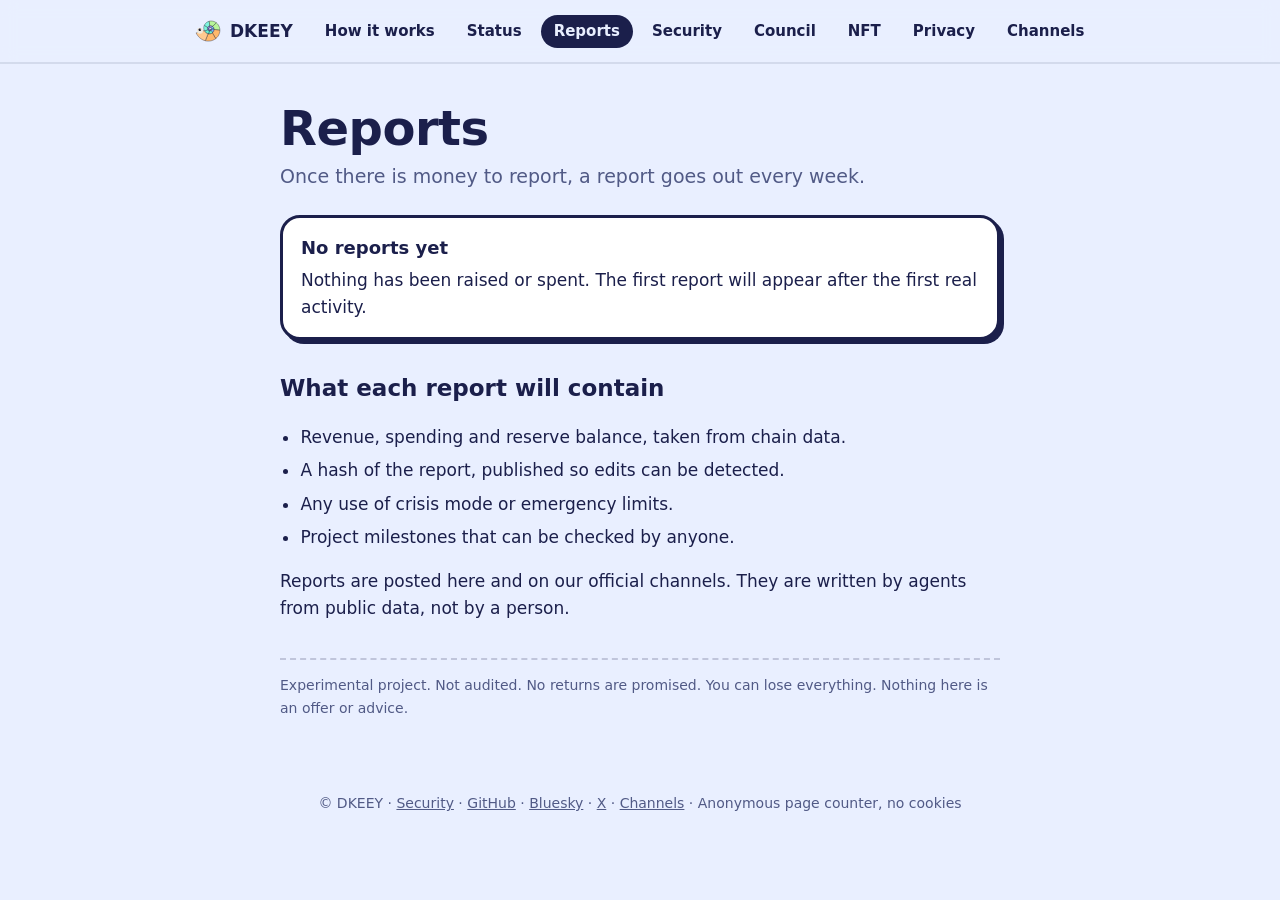
<file: reports.html>
<!doctype html>
<html lang="en"><head><meta charset="utf-8"><meta name="viewport" content="width=device-width, initial-scale=1">
<title>Reports — DKEEY</title><link rel="icon" href="data:image/svg+xml,%3Csvg%20xmlns%3D%22http%3A//www.w3.org/2000/svg%22%20viewBox%3D%220%200%20256%20256%22%20width%3D%22256%22%20height%3D%22256%22%3E%3Crect%20width%3D%22256%22%20height%3D%22256%22%20rx%3D%2256%22%20fill%3D%22%230a0920%22/%3E%3Cpath%20d%3D%22M154.8%20113.0%20L154.9%20114.8%20L154.7%20116.7%20L154.3%20118.6%20L153.5%20120.4%20L152.5%20122.1%20L151.2%20123.7%20L146.3%20117.4%20L146.8%20116.8%20L147.2%20116.0%20L147.5%20115.3%20L147.7%20114.5%20L147.8%20113.7%20L147.8%20113.0Z%22%20fill%3D%22%238a78ff%22%20stroke%3D%22%230a0920%22%20stroke-width%3D%222.4%22%20stroke-linejoin%3D%22round%22/%3E%3Cpath%20d%3D%22M151.2%20123.7%20L149.6%20125.1%20L147.8%20126.2%20L145.8%20127.1%20L143.6%20127.7%20L141.4%20128.0%20L139.1%20127.9%20L141.2%20119.2%20L142.2%20119.2%20L143.1%20119.1%20L144.0%20118.8%20L144.9%20118.5%20L145.6%20118.0%20L146.3%20117.4Z%22%20fill%3D%22%238a78ff%22%20stroke%3D%22%230a0920%22%20stroke-width%3D%222.4%22%20stroke-linejoin%3D%22round%22/%3E%3Cpath%20d%3D%22M139.1%20127.9%20L136.7%20127.5%20L134.4%20126.7%20L132.2%20125.6%20L130.2%20124.1%20L128.3%20122.2%20L126.8%20120.1%20L136.1%20115.9%20L136.8%20116.8%20L137.6%20117.6%20L138.4%20118.2%20L139.3%20118.7%20L140.3%20119.0%20L141.2%20119.2Z%22%20fill%3D%22%239a8bff%22%20stroke%3D%22%230a0920%22%20stroke-width%3D%222.4%22%20stroke-linejoin%3D%22round%22/%3E%3Cpath%20d%3D%22M126.8%20120.1%20L125.5%20117.7%20L124.6%20115.1%20L124.1%20112.3%20L124.0%20109.4%20L124.4%20106.5%20L125.2%20103.6%20L135.5%20109.1%20L135.2%20110.3%20L135.0%20111.5%20L135.0%20112.7%20L135.2%20113.8%20L135.6%20114.9%20L136.1%20115.9Z%22%20fill%3D%22%239a8bff%22%20stroke%3D%22%230a0920%22%20stroke-width%3D%222.4%22%20stroke-linejoin%3D%22round%22/%3E%3Cpath%20d%3D%22M125.2%20103.6%20L126.5%20100.8%20L128.2%2098.2%20L130.3%2095.8%20L132.8%2093.7%20L135.7%2092.0%20L138.9%2090.7%20L141.2%20103.7%20L139.8%20104.3%20L138.7%20105.0%20L137.6%20105.8%20L136.7%20106.8%20L136.0%20107.9%20L135.5%20109.1Z%22%20fill%3D%22%23a99dff%22%20stroke%3D%22%230a0920%22%20stroke-width%3D%222.4%22%20stroke-linejoin%3D%22round%22/%3E%3Cpath%20d%3D%22M138.9%2090.7%20L142.2%2089.9%20L145.8%2089.6%20L149.4%2089.8%20L153.0%2090.6%20L156.6%2092.0%20L160.0%2093.9%20L149.9%20105.1%20L148.5%20104.3%20L147.0%20103.7%20L145.5%20103.4%20L144.0%20103.3%20L142.6%20103.4%20L141.2%20103.7Z%22%20fill%3D%22%23a99dff%22%20stroke%3D%22%230a0920%22%20stroke-width%3D%222.4%22%20stroke-linejoin%3D%22round%22/%3E%3Cpath%20d%3D%22M160.0%2093.9%20L163.1%2096.4%20L165.8%2099.3%20L168.1%20102.7%20L170.0%20106.5%20L171.2%20110.6%20L171.8%20115.0%20L154.8%20113.8%20L154.6%20112.0%20L154.1%20110.3%20L153.3%20108.7%20L152.3%20107.3%20L151.2%20106.1%20L149.9%20105.1Z%22%20fill%3D%22%237fb7ff%22%20stroke%3D%22%230a0920%22%20stroke-width%3D%222.4%22%20stroke-linejoin%3D%22round%22/%3E%3Cpath%20d%3D%22M171.8%20115.0%20L171.8%20119.5%20L171.1%20124.0%20L169.7%20128.5%20L167.5%20132.8%20L164.7%20136.8%20L161.3%20140.4%20L150.5%20124.3%20L151.9%20122.8%20L153.1%20121.2%20L153.9%20119.4%20L154.5%20117.6%20L154.8%20115.7%20L154.8%20113.8Z%22%20fill%3D%22%237fb7ff%22%20stroke%3D%22%230a0920%22%20stroke-width%3D%222.4%22%20stroke-linejoin%3D%22round%22/%3E%3Cpath%20d%3D%22M161.3%20140.4%20L157.2%20143.5%20L152.7%20146.0%20L147.7%20147.9%20L142.4%20149.0%20L136.8%20149.3%20L131.2%20148.7%20L138.0%20127.8%20L140.3%20128.0%20L142.6%20127.9%20L144.8%20127.4%20L146.9%20126.7%20L148.8%20125.6%20L150.5%20124.3Z%22%20fill%3D%22%2363f0d3%22%20stroke%3D%22%230a0920%22%20stroke-width%3D%222.4%22%20stroke-linejoin%3D%22round%22/%3E%3Cpath%20d%3D%22M131.2%20148.7%20L125.6%20147.3%20L120.1%20144.9%20L115.0%20141.8%20L110.3%20137.8%20L106.1%20133.0%20L102.7%20127.6%20L126.2%20119.0%20L127.6%20121.3%20L129.3%20123.3%20L131.2%20124.9%20L133.4%20126.2%20L135.6%20127.2%20L138.0%20127.8Z%22%20fill%3D%22%2363f0d3%22%20stroke%3D%22%230a0920%22%20stroke-width%3D%222.4%22%20stroke-linejoin%3D%22round%22/%3E%3Cpath%20d%3D%22M102.7%20127.6%20L100.1%20121.5%20L98.3%20115.0%20L97.6%20108.2%20L97.9%20101.2%20L99.2%2094.2%20L101.7%2087.3%20L125.7%20102.3%20L124.7%20105.2%20L124.1%20108.1%20L124.0%20111.0%20L124.3%20113.8%20L125.1%20116.5%20L126.2%20119.0Z%22%20fill%3D%22%237df5dd%22%20stroke%3D%22%230a0920%22%20stroke-width%3D%222.4%22%20stroke-linejoin%3D%22round%22/%3E%3Cpath%20d%3D%22M101.7%2087.3%20L105.3%2080.7%20L109.9%2074.6%20L115.4%2069.2%20L121.9%2064.6%20L129.2%2060.9%20L137.0%2058.3%20L140.4%2090.3%20L137.1%2091.4%20L134.1%2092.9%20L131.4%2094.8%20L129.1%2097.1%20L127.2%2099.6%20L125.7%20102.3Z%22%20fill%3D%22%237df5dd%22%20stroke%3D%22%230a0920%22%20stroke-width%3D%222.4%22%20stroke-linejoin%3D%22round%22/%3E%3Cpath%20d%3D%22M137.0%2058.3%20L145.4%2056.9%20L154.1%2056.7%20L162.8%2057.9%20L171.5%2060.4%20L179.9%2064.4%20L187.7%2069.6%20L161.4%2095.0%20L158.2%2092.8%20L154.7%2091.2%20L151.1%2090.1%20L147.5%2089.6%20L143.9%2089.7%20L140.4%2090.3Z%22%20fill%3D%22%23b8f59a%22%20stroke%3D%22%230a0920%22%20stroke-width%3D%222.4%22%20stroke-linejoin%3D%22round%22/%3E%3Cpath%20d%3D%22M187.7%2069.6%20L194.8%2076.1%20L201.0%2083.7%20L206.1%2092.4%20L209.8%20101.9%20L212.2%20112.2%20L213.0%20122.8%20L171.9%20117.1%20L171.6%20112.6%20L170.6%20108.4%20L169.0%20104.4%20L166.9%20100.8%20L164.4%2097.7%20L161.4%2095.0Z%22%20fill%3D%22%23b8f59a%22%20stroke%3D%22%230a0920%22%20stroke-width%3D%222.4%22%20stroke-linejoin%3D%22round%22/%3E%3Cpath%20d%3D%22M213.0%20122.8%20L212.2%20133.7%20L209.6%20144.6%20L205.4%20155.2%20L199.5%20165.3%20L192.0%20174.5%20L183.0%20182.7%20L159.5%20141.9%20L163.2%20138.5%20L166.3%20134.7%20L168.8%20130.5%20L170.5%20126.1%20L171.6%20121.6%20L171.9%20117.1Z%22%20fill%3D%22%23ffb86b%22%20stroke%3D%22%230a0920%22%20stroke-width%3D%222.4%22%20stroke-linejoin%3D%22round%22/%3E%3Cpath%20d%3D%22M183.0%20182.7%20L172.7%20189.6%20L161.2%20194.9%20L148.8%20198.5%20L135.7%20200.3%20L122.1%20200.1%20L108.5%20197.7%20L128.6%20148.1%20L134.2%20149.1%20L139.8%20149.2%20L145.3%20148.5%20L150.4%20147.0%20L155.2%20144.7%20L159.5%20141.9Z%22%20fill%3D%22%23ffb86b%22%20stroke%3D%22%230a0920%22%20stroke-width%3D%222.4%22%20stroke-linejoin%3D%22round%22/%3E%3Cpath%20d%3D%22M108.5%20197.7%20L95.2%20193.3%20L82.3%20186.7%20L70.4%20178.1%20L59.7%20167.6%20L50.4%20155.4%20L43.0%20141.6%20L101.4%20124.8%20L104.5%20130.6%20L108.3%20135.7%20L112.7%20140.0%20L117.7%20143.6%20L123.0%20146.3%20L128.6%20148.1Z%22%20fill%3D%22%23ffc98f%22%20stroke%3D%22%230a0920%22%20stroke-width%3D%222.4%22%20stroke-linejoin%3D%22round%22/%3E%3Ccircle%20cx%3D%2270.5%22%20cy%3D%22126.1%22%20r%3D%2221.9%22%20fill%3D%22%23efe8da%22/%3E%3Ccircle%20cx%3D%2269.6%22%20cy%3D%22118.8%22%20r%3D%229.2%22%20fill%3D%22%230a0920%22/%3E%3Ccircle%20cx%3D%2272.6%22%20cy%3D%22115.7%22%20r%3D%223.1%22%20fill%3D%22%23efe8da%22/%3E%3C/svg%3E">
<meta name="description" content="Weekly transparency reports from on-chain data.">
<meta property="og:title" content="Reports — DKEEY"><meta property="og:description" content="Weekly transparency reports from on-chain data."><meta property="og:image" content="https://dkeey.com/og.png"><meta name="twitter:card" content="summary_large_image">
<meta name="referrer" content="no-referrer"><link rel="stylesheet" href="/site.css"></head>
<body style="margin:0;background:var(--sky)"><header class="topnav"><nav class="in" aria-label="Main"><a class="home" href="/"><svg viewBox="28 28 200 200" aria-hidden="true"><path d="M154.8 113.0 L154.9 114.8 L154.7 116.7 L154.3 118.6 L153.5 120.4 L152.5 122.1 L151.2 123.7 L146.3 117.4 L146.8 116.8 L147.2 116.0 L147.5 115.3 L147.7 114.5 L147.8 113.7 L147.8 113.0Z" fill="#8a78ff" stroke="#0a0920" stroke-width="2.4" stroke-linejoin="round"/><path d="M151.2 123.7 L149.6 125.1 L147.8 126.2 L145.8 127.1 L143.6 127.7 L141.4 128.0 L139.1 127.9 L141.2 119.2 L142.2 119.2 L143.1 119.1 L144.0 118.8 L144.9 118.5 L145.6 118.0 L146.3 117.4Z" fill="#8a78ff" stroke="#0a0920" stroke-width="2.4" stroke-linejoin="round"/><path d="M139.1 127.9 L136.7 127.5 L134.4 126.7 L132.2 125.6 L130.2 124.1 L128.3 122.2 L126.8 120.1 L136.1 115.9 L136.8 116.8 L137.6 117.6 L138.4 118.2 L139.3 118.7 L140.3 119.0 L141.2 119.2Z" fill="#9a8bff" stroke="#0a0920" stroke-width="2.4" stroke-linejoin="round"/><path d="M126.8 120.1 L125.5 117.7 L124.6 115.1 L124.1 112.3 L124.0 109.4 L124.4 106.5 L125.2 103.6 L135.5 109.1 L135.2 110.3 L135.0 111.5 L135.0 112.7 L135.2 113.8 L135.6 114.9 L136.1 115.9Z" fill="#9a8bff" stroke="#0a0920" stroke-width="2.4" stroke-linejoin="round"/><path d="M125.2 103.6 L126.5 100.8 L128.2 98.2 L130.3 95.8 L132.8 93.7 L135.7 92.0 L138.9 90.7 L141.2 103.7 L139.8 104.3 L138.7 105.0 L137.6 105.8 L136.7 106.8 L136.0 107.9 L135.5 109.1Z" fill="#a99dff" stroke="#0a0920" stroke-width="2.4" stroke-linejoin="round"/><path d="M138.9 90.7 L142.2 89.9 L145.8 89.6 L149.4 89.8 L153.0 90.6 L156.6 92.0 L160.0 93.9 L149.9 105.1 L148.5 104.3 L147.0 103.7 L145.5 103.4 L144.0 103.3 L142.6 103.4 L141.2 103.7Z" fill="#a99dff" stroke="#0a0920" stroke-width="2.4" stroke-linejoin="round"/><path d="M160.0 93.9 L163.1 96.4 L165.8 99.3 L168.1 102.7 L170.0 106.5 L171.2 110.6 L171.8 115.0 L154.8 113.8 L154.6 112.0 L154.1 110.3 L153.3 108.7 L152.3 107.3 L151.2 106.1 L149.9 105.1Z" fill="#7fb7ff" stroke="#0a0920" stroke-width="2.4" stroke-linejoin="round"/><path d="M171.8 115.0 L171.8 119.5 L171.1 124.0 L169.7 128.5 L167.5 132.8 L164.7 136.8 L161.3 140.4 L150.5 124.3 L151.9 122.8 L153.1 121.2 L153.9 119.4 L154.5 117.6 L154.8 115.7 L154.8 113.8Z" fill="#7fb7ff" stroke="#0a0920" stroke-width="2.4" stroke-linejoin="round"/><path d="M161.3 140.4 L157.2 143.5 L152.7 146.0 L147.7 147.9 L142.4 149.0 L136.8 149.3 L131.2 148.7 L138.0 127.8 L140.3 128.0 L142.6 127.9 L144.8 127.4 L146.9 126.7 L148.8 125.6 L150.5 124.3Z" fill="#63f0d3" stroke="#0a0920" stroke-width="2.4" stroke-linejoin="round"/><path d="M131.2 148.7 L125.6 147.3 L120.1 144.9 L115.0 141.8 L110.3 137.8 L106.1 133.0 L102.7 127.6 L126.2 119.0 L127.6 121.3 L129.3 123.3 L131.2 124.9 L133.4 126.2 L135.6 127.2 L138.0 127.8Z" fill="#63f0d3" stroke="#0a0920" stroke-width="2.4" stroke-linejoin="round"/><path d="M102.7 127.6 L100.1 121.5 L98.3 115.0 L97.6 108.2 L97.9 101.2 L99.2 94.2 L101.7 87.3 L125.7 102.3 L124.7 105.2 L124.1 108.1 L124.0 111.0 L124.3 113.8 L125.1 116.5 L126.2 119.0Z" fill="#7df5dd" stroke="#0a0920" stroke-width="2.4" stroke-linejoin="round"/><path d="M101.7 87.3 L105.3 80.7 L109.9 74.6 L115.4 69.2 L121.9 64.6 L129.2 60.9 L137.0 58.3 L140.4 90.3 L137.1 91.4 L134.1 92.9 L131.4 94.8 L129.1 97.1 L127.2 99.6 L125.7 102.3Z" fill="#7df5dd" stroke="#0a0920" stroke-width="2.4" stroke-linejoin="round"/><path d="M137.0 58.3 L145.4 56.9 L154.1 56.7 L162.8 57.9 L171.5 60.4 L179.9 64.4 L187.7 69.6 L161.4 95.0 L158.2 92.8 L154.7 91.2 L151.1 90.1 L147.5 89.6 L143.9 89.7 L140.4 90.3Z" fill="#b8f59a" stroke="#0a0920" stroke-width="2.4" stroke-linejoin="round"/><path d="M187.7 69.6 L194.8 76.1 L201.0 83.7 L206.1 92.4 L209.8 101.9 L212.2 112.2 L213.0 122.8 L171.9 117.1 L171.6 112.6 L170.6 108.4 L169.0 104.4 L166.9 100.8 L164.4 97.7 L161.4 95.0Z" fill="#b8f59a" stroke="#0a0920" stroke-width="2.4" stroke-linejoin="round"/><path d="M213.0 122.8 L212.2 133.7 L209.6 144.6 L205.4 155.2 L199.5 165.3 L192.0 174.5 L183.0 182.7 L159.5 141.9 L163.2 138.5 L166.3 134.7 L168.8 130.5 L170.5 126.1 L171.6 121.6 L171.9 117.1Z" fill="#ffb86b" stroke="#0a0920" stroke-width="2.4" stroke-linejoin="round"/><path d="M183.0 182.7 L172.7 189.6 L161.2 194.9 L148.8 198.5 L135.7 200.3 L122.1 200.1 L108.5 197.7 L128.6 148.1 L134.2 149.1 L139.8 149.2 L145.3 148.5 L150.4 147.0 L155.2 144.7 L159.5 141.9Z" fill="#ffb86b" stroke="#0a0920" stroke-width="2.4" stroke-linejoin="round"/><path d="M108.5 197.7 L95.2 193.3 L82.3 186.7 L70.4 178.1 L59.7 167.6 L50.4 155.4 L43.0 141.6 L101.4 124.8 L104.5 130.6 L108.3 135.7 L112.7 140.0 L117.7 143.6 L123.0 146.3 L128.6 148.1Z" fill="#ffc98f" stroke="#0a0920" stroke-width="2.4" stroke-linejoin="round"/><circle cx="70.5" cy="126.1" r="21.9" fill="#efe8da"/><circle cx="69.6" cy="118.8" r="9.2" fill="#0a0920"/><circle cx="72.6" cy="115.7" r="3.1" fill="#efe8da"/></svg>DKEEY</a><a href="/how.html">How it works</a><a href="/status.html">Status</a><a href="/reports.html" aria-current="page">Reports</a><a href="/security.html">Security</a><a href="/council.html">Council</a><a href="/nft.html">NFT</a><a href="/privacy.html">Privacy</a><a href="/channels.html">Channels</a><a href="/support.html">Support</a><a class="ext" href="https://github.com/dkeeyDK/dkeey" rel="noopener noreferrer">Code</a></nav></header><main class="page"><h1>Reports</h1><p class="lede">Once there is money to report, a report goes out every week.</p>
<div class="card"><h3>No reports yet</h3><p>Nothing has been raised or spent. The first report will appear after the first real activity.</p></div>
<h2>What each report will contain</h2><ul><li>Revenue, spending and reserve balance, taken from chain data.</li><li>A hash of the report, published so edits can be detected.</li><li>Any use of crisis mode or emergency limits.</li><li>Project milestones that can be checked by anyone.</li></ul>
<p>Reports are posted here and on our official channels. They are written by agents from public data, not by a person.</p><p class="risk">Experimental project. Not audited. No returns are promised. You can lose everything. Nothing here is an offer or advice.</p></main><footer class="foot">© DKEEY · <a href="/security.html">Security</a> · <a href="https://github.com/dkeeyDK/dkeey" rel="noopener noreferrer">GitHub</a> · <a href="https://bsky.app/profile/dkeey.bsky.social" rel="noopener noreferrer">Bluesky</a> · <a href="https://x.com/dkeeyDK" rel="noopener noreferrer">X</a> · <a href="/channels.html">Channels</a> · Anonymous page counter, no cookies</footer><script data-goatcounter="https://dkeey.goatcounter.com/count" async src="//gc.zgo.at/count.js"></script></body></html>
</file>
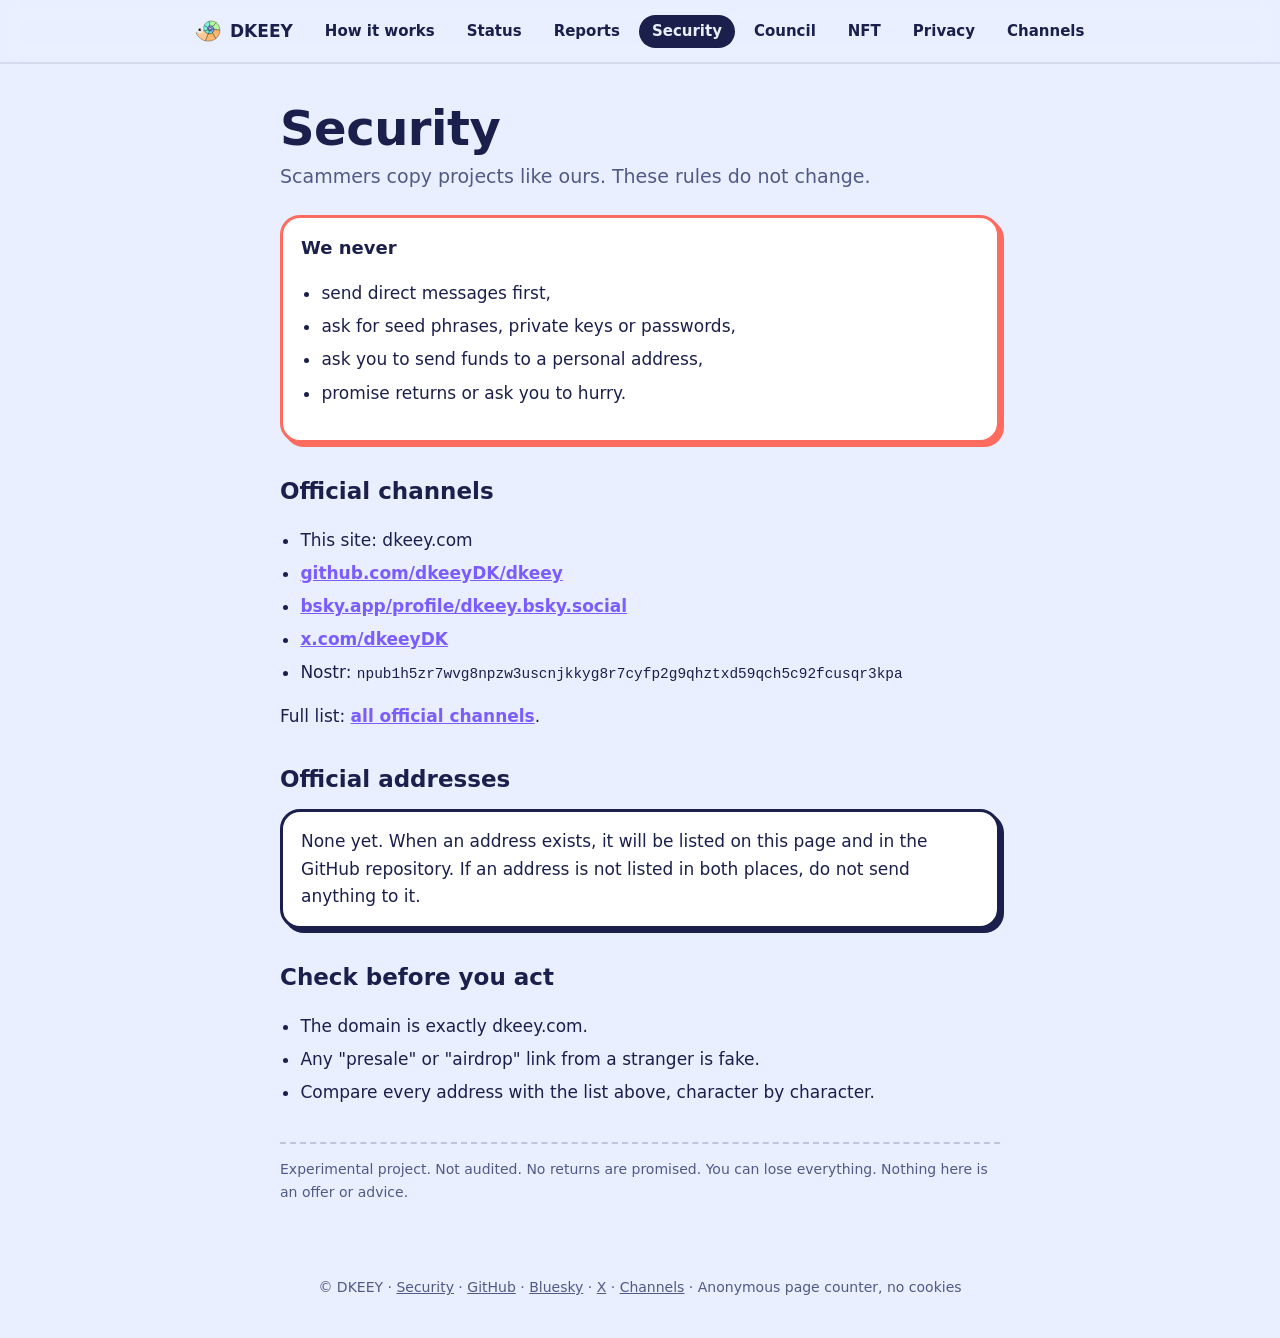
<file: security.html>
<!doctype html>
<html lang="en"><head><meta charset="utf-8"><meta name="viewport" content="width=device-width, initial-scale=1">
<title>Security — DKEEY</title><link rel="icon" href="data:image/svg+xml,%3Csvg%20xmlns%3D%22http%3A//www.w3.org/2000/svg%22%20viewBox%3D%220%200%20256%20256%22%20width%3D%22256%22%20height%3D%22256%22%3E%3Crect%20width%3D%22256%22%20height%3D%22256%22%20rx%3D%2256%22%20fill%3D%22%230a0920%22/%3E%3Cpath%20d%3D%22M154.8%20113.0%20L154.9%20114.8%20L154.7%20116.7%20L154.3%20118.6%20L153.5%20120.4%20L152.5%20122.1%20L151.2%20123.7%20L146.3%20117.4%20L146.8%20116.8%20L147.2%20116.0%20L147.5%20115.3%20L147.7%20114.5%20L147.8%20113.7%20L147.8%20113.0Z%22%20fill%3D%22%238a78ff%22%20stroke%3D%22%230a0920%22%20stroke-width%3D%222.4%22%20stroke-linejoin%3D%22round%22/%3E%3Cpath%20d%3D%22M151.2%20123.7%20L149.6%20125.1%20L147.8%20126.2%20L145.8%20127.1%20L143.6%20127.7%20L141.4%20128.0%20L139.1%20127.9%20L141.2%20119.2%20L142.2%20119.2%20L143.1%20119.1%20L144.0%20118.8%20L144.9%20118.5%20L145.6%20118.0%20L146.3%20117.4Z%22%20fill%3D%22%238a78ff%22%20stroke%3D%22%230a0920%22%20stroke-width%3D%222.4%22%20stroke-linejoin%3D%22round%22/%3E%3Cpath%20d%3D%22M139.1%20127.9%20L136.7%20127.5%20L134.4%20126.7%20L132.2%20125.6%20L130.2%20124.1%20L128.3%20122.2%20L126.8%20120.1%20L136.1%20115.9%20L136.8%20116.8%20L137.6%20117.6%20L138.4%20118.2%20L139.3%20118.7%20L140.3%20119.0%20L141.2%20119.2Z%22%20fill%3D%22%239a8bff%22%20stroke%3D%22%230a0920%22%20stroke-width%3D%222.4%22%20stroke-linejoin%3D%22round%22/%3E%3Cpath%20d%3D%22M126.8%20120.1%20L125.5%20117.7%20L124.6%20115.1%20L124.1%20112.3%20L124.0%20109.4%20L124.4%20106.5%20L125.2%20103.6%20L135.5%20109.1%20L135.2%20110.3%20L135.0%20111.5%20L135.0%20112.7%20L135.2%20113.8%20L135.6%20114.9%20L136.1%20115.9Z%22%20fill%3D%22%239a8bff%22%20stroke%3D%22%230a0920%22%20stroke-width%3D%222.4%22%20stroke-linejoin%3D%22round%22/%3E%3Cpath%20d%3D%22M125.2%20103.6%20L126.5%20100.8%20L128.2%2098.2%20L130.3%2095.8%20L132.8%2093.7%20L135.7%2092.0%20L138.9%2090.7%20L141.2%20103.7%20L139.8%20104.3%20L138.7%20105.0%20L137.6%20105.8%20L136.7%20106.8%20L136.0%20107.9%20L135.5%20109.1Z%22%20fill%3D%22%23a99dff%22%20stroke%3D%22%230a0920%22%20stroke-width%3D%222.4%22%20stroke-linejoin%3D%22round%22/%3E%3Cpath%20d%3D%22M138.9%2090.7%20L142.2%2089.9%20L145.8%2089.6%20L149.4%2089.8%20L153.0%2090.6%20L156.6%2092.0%20L160.0%2093.9%20L149.9%20105.1%20L148.5%20104.3%20L147.0%20103.7%20L145.5%20103.4%20L144.0%20103.3%20L142.6%20103.4%20L141.2%20103.7Z%22%20fill%3D%22%23a99dff%22%20stroke%3D%22%230a0920%22%20stroke-width%3D%222.4%22%20stroke-linejoin%3D%22round%22/%3E%3Cpath%20d%3D%22M160.0%2093.9%20L163.1%2096.4%20L165.8%2099.3%20L168.1%20102.7%20L170.0%20106.5%20L171.2%20110.6%20L171.8%20115.0%20L154.8%20113.8%20L154.6%20112.0%20L154.1%20110.3%20L153.3%20108.7%20L152.3%20107.3%20L151.2%20106.1%20L149.9%20105.1Z%22%20fill%3D%22%237fb7ff%22%20stroke%3D%22%230a0920%22%20stroke-width%3D%222.4%22%20stroke-linejoin%3D%22round%22/%3E%3Cpath%20d%3D%22M171.8%20115.0%20L171.8%20119.5%20L171.1%20124.0%20L169.7%20128.5%20L167.5%20132.8%20L164.7%20136.8%20L161.3%20140.4%20L150.5%20124.3%20L151.9%20122.8%20L153.1%20121.2%20L153.9%20119.4%20L154.5%20117.6%20L154.8%20115.7%20L154.8%20113.8Z%22%20fill%3D%22%237fb7ff%22%20stroke%3D%22%230a0920%22%20stroke-width%3D%222.4%22%20stroke-linejoin%3D%22round%22/%3E%3Cpath%20d%3D%22M161.3%20140.4%20L157.2%20143.5%20L152.7%20146.0%20L147.7%20147.9%20L142.4%20149.0%20L136.8%20149.3%20L131.2%20148.7%20L138.0%20127.8%20L140.3%20128.0%20L142.6%20127.9%20L144.8%20127.4%20L146.9%20126.7%20L148.8%20125.6%20L150.5%20124.3Z%22%20fill%3D%22%2363f0d3%22%20stroke%3D%22%230a0920%22%20stroke-width%3D%222.4%22%20stroke-linejoin%3D%22round%22/%3E%3Cpath%20d%3D%22M131.2%20148.7%20L125.6%20147.3%20L120.1%20144.9%20L115.0%20141.8%20L110.3%20137.8%20L106.1%20133.0%20L102.7%20127.6%20L126.2%20119.0%20L127.6%20121.3%20L129.3%20123.3%20L131.2%20124.9%20L133.4%20126.2%20L135.6%20127.2%20L138.0%20127.8Z%22%20fill%3D%22%2363f0d3%22%20stroke%3D%22%230a0920%22%20stroke-width%3D%222.4%22%20stroke-linejoin%3D%22round%22/%3E%3Cpath%20d%3D%22M102.7%20127.6%20L100.1%20121.5%20L98.3%20115.0%20L97.6%20108.2%20L97.9%20101.2%20L99.2%2094.2%20L101.7%2087.3%20L125.7%20102.3%20L124.7%20105.2%20L124.1%20108.1%20L124.0%20111.0%20L124.3%20113.8%20L125.1%20116.5%20L126.2%20119.0Z%22%20fill%3D%22%237df5dd%22%20stroke%3D%22%230a0920%22%20stroke-width%3D%222.4%22%20stroke-linejoin%3D%22round%22/%3E%3Cpath%20d%3D%22M101.7%2087.3%20L105.3%2080.7%20L109.9%2074.6%20L115.4%2069.2%20L121.9%2064.6%20L129.2%2060.9%20L137.0%2058.3%20L140.4%2090.3%20L137.1%2091.4%20L134.1%2092.9%20L131.4%2094.8%20L129.1%2097.1%20L127.2%2099.6%20L125.7%20102.3Z%22%20fill%3D%22%237df5dd%22%20stroke%3D%22%230a0920%22%20stroke-width%3D%222.4%22%20stroke-linejoin%3D%22round%22/%3E%3Cpath%20d%3D%22M137.0%2058.3%20L145.4%2056.9%20L154.1%2056.7%20L162.8%2057.9%20L171.5%2060.4%20L179.9%2064.4%20L187.7%2069.6%20L161.4%2095.0%20L158.2%2092.8%20L154.7%2091.2%20L151.1%2090.1%20L147.5%2089.6%20L143.9%2089.7%20L140.4%2090.3Z%22%20fill%3D%22%23b8f59a%22%20stroke%3D%22%230a0920%22%20stroke-width%3D%222.4%22%20stroke-linejoin%3D%22round%22/%3E%3Cpath%20d%3D%22M187.7%2069.6%20L194.8%2076.1%20L201.0%2083.7%20L206.1%2092.4%20L209.8%20101.9%20L212.2%20112.2%20L213.0%20122.8%20L171.9%20117.1%20L171.6%20112.6%20L170.6%20108.4%20L169.0%20104.4%20L166.9%20100.8%20L164.4%2097.7%20L161.4%2095.0Z%22%20fill%3D%22%23b8f59a%22%20stroke%3D%22%230a0920%22%20stroke-width%3D%222.4%22%20stroke-linejoin%3D%22round%22/%3E%3Cpath%20d%3D%22M213.0%20122.8%20L212.2%20133.7%20L209.6%20144.6%20L205.4%20155.2%20L199.5%20165.3%20L192.0%20174.5%20L183.0%20182.7%20L159.5%20141.9%20L163.2%20138.5%20L166.3%20134.7%20L168.8%20130.5%20L170.5%20126.1%20L171.6%20121.6%20L171.9%20117.1Z%22%20fill%3D%22%23ffb86b%22%20stroke%3D%22%230a0920%22%20stroke-width%3D%222.4%22%20stroke-linejoin%3D%22round%22/%3E%3Cpath%20d%3D%22M183.0%20182.7%20L172.7%20189.6%20L161.2%20194.9%20L148.8%20198.5%20L135.7%20200.3%20L122.1%20200.1%20L108.5%20197.7%20L128.6%20148.1%20L134.2%20149.1%20L139.8%20149.2%20L145.3%20148.5%20L150.4%20147.0%20L155.2%20144.7%20L159.5%20141.9Z%22%20fill%3D%22%23ffb86b%22%20stroke%3D%22%230a0920%22%20stroke-width%3D%222.4%22%20stroke-linejoin%3D%22round%22/%3E%3Cpath%20d%3D%22M108.5%20197.7%20L95.2%20193.3%20L82.3%20186.7%20L70.4%20178.1%20L59.7%20167.6%20L50.4%20155.4%20L43.0%20141.6%20L101.4%20124.8%20L104.5%20130.6%20L108.3%20135.7%20L112.7%20140.0%20L117.7%20143.6%20L123.0%20146.3%20L128.6%20148.1Z%22%20fill%3D%22%23ffc98f%22%20stroke%3D%22%230a0920%22%20stroke-width%3D%222.4%22%20stroke-linejoin%3D%22round%22/%3E%3Ccircle%20cx%3D%2270.5%22%20cy%3D%22126.1%22%20r%3D%2221.9%22%20fill%3D%22%23efe8da%22/%3E%3Ccircle%20cx%3D%2269.6%22%20cy%3D%22118.8%22%20r%3D%229.2%22%20fill%3D%22%230a0920%22/%3E%3Ccircle%20cx%3D%2272.6%22%20cy%3D%22115.7%22%20r%3D%223.1%22%20fill%3D%22%23efe8da%22/%3E%3C/svg%3E">
<meta name="description" content="How to tell the real DKEEY from scams.">
<meta property="og:title" content="Security — DKEEY"><meta property="og:description" content="How to tell the real DKEEY from scams."><meta property="og:image" content="https://dkeey.com/og.png"><meta name="twitter:card" content="summary_large_image">
<meta name="referrer" content="no-referrer"><link rel="stylesheet" href="/site.css"></head>
<body style="margin:0;background:var(--sky)"><header class="topnav"><nav class="in" aria-label="Main"><a class="home" href="/"><svg viewBox="28 28 200 200" aria-hidden="true"><path d="M154.8 113.0 L154.9 114.8 L154.7 116.7 L154.3 118.6 L153.5 120.4 L152.5 122.1 L151.2 123.7 L146.3 117.4 L146.8 116.8 L147.2 116.0 L147.5 115.3 L147.7 114.5 L147.8 113.7 L147.8 113.0Z" fill="#8a78ff" stroke="#0a0920" stroke-width="2.4" stroke-linejoin="round"/><path d="M151.2 123.7 L149.6 125.1 L147.8 126.2 L145.8 127.1 L143.6 127.7 L141.4 128.0 L139.1 127.9 L141.2 119.2 L142.2 119.2 L143.1 119.1 L144.0 118.8 L144.9 118.5 L145.6 118.0 L146.3 117.4Z" fill="#8a78ff" stroke="#0a0920" stroke-width="2.4" stroke-linejoin="round"/><path d="M139.1 127.9 L136.7 127.5 L134.4 126.7 L132.2 125.6 L130.2 124.1 L128.3 122.2 L126.8 120.1 L136.1 115.9 L136.8 116.8 L137.6 117.6 L138.4 118.2 L139.3 118.7 L140.3 119.0 L141.2 119.2Z" fill="#9a8bff" stroke="#0a0920" stroke-width="2.4" stroke-linejoin="round"/><path d="M126.8 120.1 L125.5 117.7 L124.6 115.1 L124.1 112.3 L124.0 109.4 L124.4 106.5 L125.2 103.6 L135.5 109.1 L135.2 110.3 L135.0 111.5 L135.0 112.7 L135.2 113.8 L135.6 114.9 L136.1 115.9Z" fill="#9a8bff" stroke="#0a0920" stroke-width="2.4" stroke-linejoin="round"/><path d="M125.2 103.6 L126.5 100.8 L128.2 98.2 L130.3 95.8 L132.8 93.7 L135.7 92.0 L138.9 90.7 L141.2 103.7 L139.8 104.3 L138.7 105.0 L137.6 105.8 L136.7 106.8 L136.0 107.9 L135.5 109.1Z" fill="#a99dff" stroke="#0a0920" stroke-width="2.4" stroke-linejoin="round"/><path d="M138.9 90.7 L142.2 89.9 L145.8 89.6 L149.4 89.8 L153.0 90.6 L156.6 92.0 L160.0 93.9 L149.9 105.1 L148.5 104.3 L147.0 103.7 L145.5 103.4 L144.0 103.3 L142.6 103.4 L141.2 103.7Z" fill="#a99dff" stroke="#0a0920" stroke-width="2.4" stroke-linejoin="round"/><path d="M160.0 93.9 L163.1 96.4 L165.8 99.3 L168.1 102.7 L170.0 106.5 L171.2 110.6 L171.8 115.0 L154.8 113.8 L154.6 112.0 L154.1 110.3 L153.3 108.7 L152.3 107.3 L151.2 106.1 L149.9 105.1Z" fill="#7fb7ff" stroke="#0a0920" stroke-width="2.4" stroke-linejoin="round"/><path d="M171.8 115.0 L171.8 119.5 L171.1 124.0 L169.7 128.5 L167.5 132.8 L164.7 136.8 L161.3 140.4 L150.5 124.3 L151.9 122.8 L153.1 121.2 L153.9 119.4 L154.5 117.6 L154.8 115.7 L154.8 113.8Z" fill="#7fb7ff" stroke="#0a0920" stroke-width="2.4" stroke-linejoin="round"/><path d="M161.3 140.4 L157.2 143.5 L152.7 146.0 L147.7 147.9 L142.4 149.0 L136.8 149.3 L131.2 148.7 L138.0 127.8 L140.3 128.0 L142.6 127.9 L144.8 127.4 L146.9 126.7 L148.8 125.6 L150.5 124.3Z" fill="#63f0d3" stroke="#0a0920" stroke-width="2.4" stroke-linejoin="round"/><path d="M131.2 148.7 L125.6 147.3 L120.1 144.9 L115.0 141.8 L110.3 137.8 L106.1 133.0 L102.7 127.6 L126.2 119.0 L127.6 121.3 L129.3 123.3 L131.2 124.9 L133.4 126.2 L135.6 127.2 L138.0 127.8Z" fill="#63f0d3" stroke="#0a0920" stroke-width="2.4" stroke-linejoin="round"/><path d="M102.7 127.6 L100.1 121.5 L98.3 115.0 L97.6 108.2 L97.9 101.2 L99.2 94.2 L101.7 87.3 L125.7 102.3 L124.7 105.2 L124.1 108.1 L124.0 111.0 L124.3 113.8 L125.1 116.5 L126.2 119.0Z" fill="#7df5dd" stroke="#0a0920" stroke-width="2.4" stroke-linejoin="round"/><path d="M101.7 87.3 L105.3 80.7 L109.9 74.6 L115.4 69.2 L121.9 64.6 L129.2 60.9 L137.0 58.3 L140.4 90.3 L137.1 91.4 L134.1 92.9 L131.4 94.8 L129.1 97.1 L127.2 99.6 L125.7 102.3Z" fill="#7df5dd" stroke="#0a0920" stroke-width="2.4" stroke-linejoin="round"/><path d="M137.0 58.3 L145.4 56.9 L154.1 56.7 L162.8 57.9 L171.5 60.4 L179.9 64.4 L187.7 69.6 L161.4 95.0 L158.2 92.8 L154.7 91.2 L151.1 90.1 L147.5 89.6 L143.9 89.7 L140.4 90.3Z" fill="#b8f59a" stroke="#0a0920" stroke-width="2.4" stroke-linejoin="round"/><path d="M187.7 69.6 L194.8 76.1 L201.0 83.7 L206.1 92.4 L209.8 101.9 L212.2 112.2 L213.0 122.8 L171.9 117.1 L171.6 112.6 L170.6 108.4 L169.0 104.4 L166.9 100.8 L164.4 97.7 L161.4 95.0Z" fill="#b8f59a" stroke="#0a0920" stroke-width="2.4" stroke-linejoin="round"/><path d="M213.0 122.8 L212.2 133.7 L209.6 144.6 L205.4 155.2 L199.5 165.3 L192.0 174.5 L183.0 182.7 L159.5 141.9 L163.2 138.5 L166.3 134.7 L168.8 130.5 L170.5 126.1 L171.6 121.6 L171.9 117.1Z" fill="#ffb86b" stroke="#0a0920" stroke-width="2.4" stroke-linejoin="round"/><path d="M183.0 182.7 L172.7 189.6 L161.2 194.9 L148.8 198.5 L135.7 200.3 L122.1 200.1 L108.5 197.7 L128.6 148.1 L134.2 149.1 L139.8 149.2 L145.3 148.5 L150.4 147.0 L155.2 144.7 L159.5 141.9Z" fill="#ffb86b" stroke="#0a0920" stroke-width="2.4" stroke-linejoin="round"/><path d="M108.5 197.7 L95.2 193.3 L82.3 186.7 L70.4 178.1 L59.7 167.6 L50.4 155.4 L43.0 141.6 L101.4 124.8 L104.5 130.6 L108.3 135.7 L112.7 140.0 L117.7 143.6 L123.0 146.3 L128.6 148.1Z" fill="#ffc98f" stroke="#0a0920" stroke-width="2.4" stroke-linejoin="round"/><circle cx="70.5" cy="126.1" r="21.9" fill="#efe8da"/><circle cx="69.6" cy="118.8" r="9.2" fill="#0a0920"/><circle cx="72.6" cy="115.7" r="3.1" fill="#efe8da"/></svg>DKEEY</a><a href="/how.html">How it works</a><a href="/status.html">Status</a><a href="/reports.html">Reports</a><a href="/security.html" aria-current="page">Security</a><a href="/council.html">Council</a><a href="/nft.html">NFT</a><a href="/privacy.html">Privacy</a><a href="/channels.html">Channels</a><a href="/support.html">Support</a><a class="ext" href="https://github.com/dkeeyDK/dkeey" rel="noopener noreferrer">Code</a></nav></header><main class="page"><h1>Security</h1><p class="lede">Scammers copy projects like ours. These rules do not change.</p>
<div class="card warn"><h3>We never</h3><ul><li>send direct messages first,</li><li>ask for seed phrases, private keys or passwords,</li><li>ask you to send funds to a personal address,</li><li>promise returns or ask you to hurry.</li></ul></div>
<h2>Official channels</h2><ul><li>This site: dkeey.com</li><li><a href="https://github.com/dkeeyDK/dkeey" rel="noopener noreferrer">github.com/dkeeyDK/dkeey</a></li><li><a href="https://bsky.app/profile/dkeey.bsky.social" rel="noopener noreferrer">bsky.app/profile/dkeey.bsky.social</a></li><li><a href="https://x.com/dkeeyDK" rel="noopener noreferrer">x.com/dkeeyDK</a></li><li>Nostr: <code>npub1h5zr7wvg8npzw3uscnjkkyg8r7cyfp2g9qhztxd59qch5c92fcusqr3kpa</code></li></ul><p>Full list: <a href="/channels.html">all official channels</a>.</p>
<h2>Official addresses</h2><div class="card"><p>None yet. When an address exists, it will be listed on this page and in the GitHub repository. If an address is not listed in both places, do not send anything to it.</p></div>
<h2>Check before you act</h2><ul><li>The domain is exactly dkeey.com.</li><li>Any "presale" or "airdrop" link from a stranger is fake.</li><li>Compare every address with the list above, character by character.</li></ul><p class="risk">Experimental project. Not audited. No returns are promised. You can lose everything. Nothing here is an offer or advice.</p></main><footer class="foot">© DKEEY · <a href="/security.html">Security</a> · <a href="https://github.com/dkeeyDK/dkeey" rel="noopener noreferrer">GitHub</a> · <a href="https://bsky.app/profile/dkeey.bsky.social" rel="noopener noreferrer">Bluesky</a> · <a href="https://x.com/dkeeyDK" rel="noopener noreferrer">X</a> · <a href="/channels.html">Channels</a> · Anonymous page counter, no cookies</footer><script data-goatcounter="https://dkeey.goatcounter.com/count" async src="//gc.zgo.at/count.js"></script></body></html>
</file>
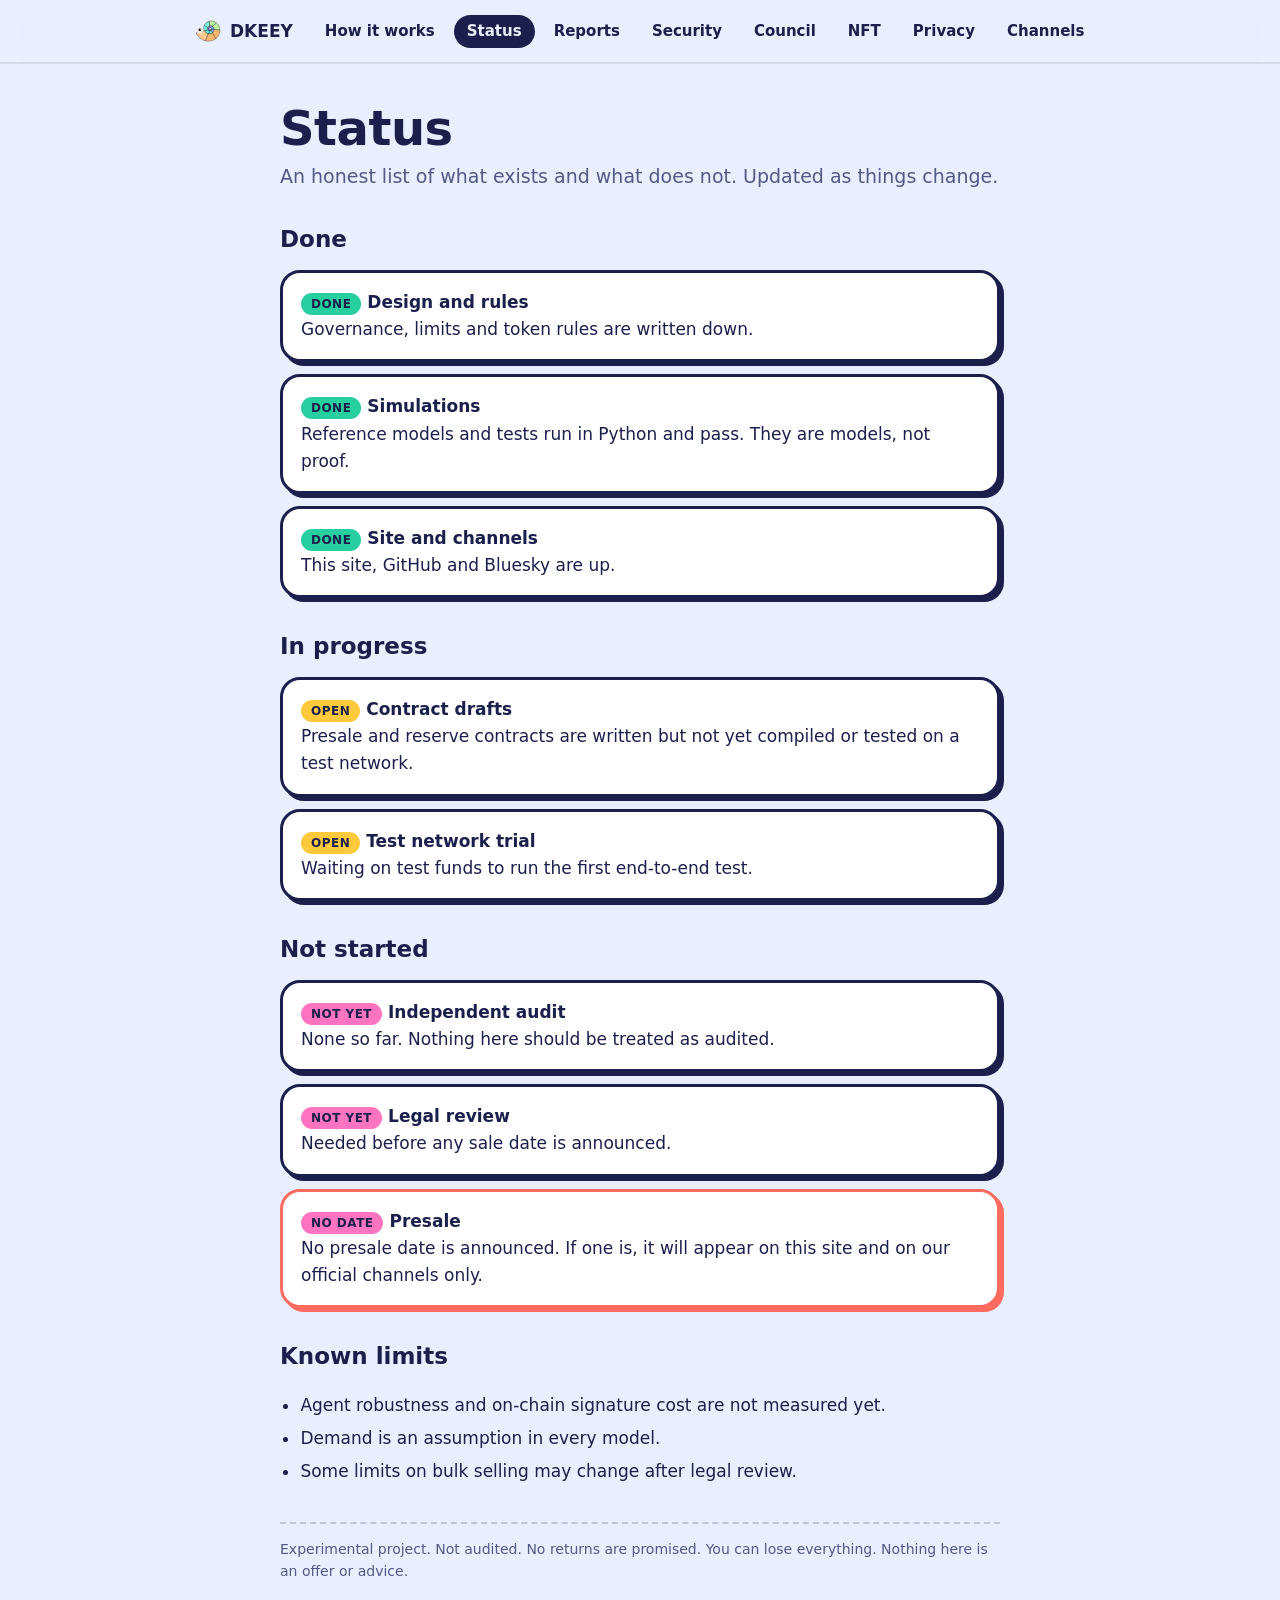
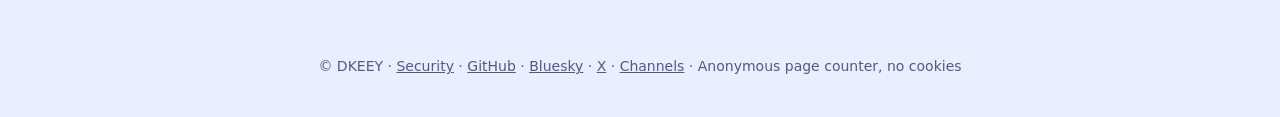
<file: status.html>
<!doctype html>
<html lang="en"><head><meta charset="utf-8"><meta name="viewport" content="width=device-width, initial-scale=1">
<title>Status — DKEEY</title><link rel="icon" href="data:image/svg+xml,%3Csvg%20xmlns%3D%22http%3A//www.w3.org/2000/svg%22%20viewBox%3D%220%200%20256%20256%22%20width%3D%22256%22%20height%3D%22256%22%3E%3Crect%20width%3D%22256%22%20height%3D%22256%22%20rx%3D%2256%22%20fill%3D%22%230a0920%22/%3E%3Cpath%20d%3D%22M154.8%20113.0%20L154.9%20114.8%20L154.7%20116.7%20L154.3%20118.6%20L153.5%20120.4%20L152.5%20122.1%20L151.2%20123.7%20L146.3%20117.4%20L146.8%20116.8%20L147.2%20116.0%20L147.5%20115.3%20L147.7%20114.5%20L147.8%20113.7%20L147.8%20113.0Z%22%20fill%3D%22%238a78ff%22%20stroke%3D%22%230a0920%22%20stroke-width%3D%222.4%22%20stroke-linejoin%3D%22round%22/%3E%3Cpath%20d%3D%22M151.2%20123.7%20L149.6%20125.1%20L147.8%20126.2%20L145.8%20127.1%20L143.6%20127.7%20L141.4%20128.0%20L139.1%20127.9%20L141.2%20119.2%20L142.2%20119.2%20L143.1%20119.1%20L144.0%20118.8%20L144.9%20118.5%20L145.6%20118.0%20L146.3%20117.4Z%22%20fill%3D%22%238a78ff%22%20stroke%3D%22%230a0920%22%20stroke-width%3D%222.4%22%20stroke-linejoin%3D%22round%22/%3E%3Cpath%20d%3D%22M139.1%20127.9%20L136.7%20127.5%20L134.4%20126.7%20L132.2%20125.6%20L130.2%20124.1%20L128.3%20122.2%20L126.8%20120.1%20L136.1%20115.9%20L136.8%20116.8%20L137.6%20117.6%20L138.4%20118.2%20L139.3%20118.7%20L140.3%20119.0%20L141.2%20119.2Z%22%20fill%3D%22%239a8bff%22%20stroke%3D%22%230a0920%22%20stroke-width%3D%222.4%22%20stroke-linejoin%3D%22round%22/%3E%3Cpath%20d%3D%22M126.8%20120.1%20L125.5%20117.7%20L124.6%20115.1%20L124.1%20112.3%20L124.0%20109.4%20L124.4%20106.5%20L125.2%20103.6%20L135.5%20109.1%20L135.2%20110.3%20L135.0%20111.5%20L135.0%20112.7%20L135.2%20113.8%20L135.6%20114.9%20L136.1%20115.9Z%22%20fill%3D%22%239a8bff%22%20stroke%3D%22%230a0920%22%20stroke-width%3D%222.4%22%20stroke-linejoin%3D%22round%22/%3E%3Cpath%20d%3D%22M125.2%20103.6%20L126.5%20100.8%20L128.2%2098.2%20L130.3%2095.8%20L132.8%2093.7%20L135.7%2092.0%20L138.9%2090.7%20L141.2%20103.7%20L139.8%20104.3%20L138.7%20105.0%20L137.6%20105.8%20L136.7%20106.8%20L136.0%20107.9%20L135.5%20109.1Z%22%20fill%3D%22%23a99dff%22%20stroke%3D%22%230a0920%22%20stroke-width%3D%222.4%22%20stroke-linejoin%3D%22round%22/%3E%3Cpath%20d%3D%22M138.9%2090.7%20L142.2%2089.9%20L145.8%2089.6%20L149.4%2089.8%20L153.0%2090.6%20L156.6%2092.0%20L160.0%2093.9%20L149.9%20105.1%20L148.5%20104.3%20L147.0%20103.7%20L145.5%20103.4%20L144.0%20103.3%20L142.6%20103.4%20L141.2%20103.7Z%22%20fill%3D%22%23a99dff%22%20stroke%3D%22%230a0920%22%20stroke-width%3D%222.4%22%20stroke-linejoin%3D%22round%22/%3E%3Cpath%20d%3D%22M160.0%2093.9%20L163.1%2096.4%20L165.8%2099.3%20L168.1%20102.7%20L170.0%20106.5%20L171.2%20110.6%20L171.8%20115.0%20L154.8%20113.8%20L154.6%20112.0%20L154.1%20110.3%20L153.3%20108.7%20L152.3%20107.3%20L151.2%20106.1%20L149.9%20105.1Z%22%20fill%3D%22%237fb7ff%22%20stroke%3D%22%230a0920%22%20stroke-width%3D%222.4%22%20stroke-linejoin%3D%22round%22/%3E%3Cpath%20d%3D%22M171.8%20115.0%20L171.8%20119.5%20L171.1%20124.0%20L169.7%20128.5%20L167.5%20132.8%20L164.7%20136.8%20L161.3%20140.4%20L150.5%20124.3%20L151.9%20122.8%20L153.1%20121.2%20L153.9%20119.4%20L154.5%20117.6%20L154.8%20115.7%20L154.8%20113.8Z%22%20fill%3D%22%237fb7ff%22%20stroke%3D%22%230a0920%22%20stroke-width%3D%222.4%22%20stroke-linejoin%3D%22round%22/%3E%3Cpath%20d%3D%22M161.3%20140.4%20L157.2%20143.5%20L152.7%20146.0%20L147.7%20147.9%20L142.4%20149.0%20L136.8%20149.3%20L131.2%20148.7%20L138.0%20127.8%20L140.3%20128.0%20L142.6%20127.9%20L144.8%20127.4%20L146.9%20126.7%20L148.8%20125.6%20L150.5%20124.3Z%22%20fill%3D%22%2363f0d3%22%20stroke%3D%22%230a0920%22%20stroke-width%3D%222.4%22%20stroke-linejoin%3D%22round%22/%3E%3Cpath%20d%3D%22M131.2%20148.7%20L125.6%20147.3%20L120.1%20144.9%20L115.0%20141.8%20L110.3%20137.8%20L106.1%20133.0%20L102.7%20127.6%20L126.2%20119.0%20L127.6%20121.3%20L129.3%20123.3%20L131.2%20124.9%20L133.4%20126.2%20L135.6%20127.2%20L138.0%20127.8Z%22%20fill%3D%22%2363f0d3%22%20stroke%3D%22%230a0920%22%20stroke-width%3D%222.4%22%20stroke-linejoin%3D%22round%22/%3E%3Cpath%20d%3D%22M102.7%20127.6%20L100.1%20121.5%20L98.3%20115.0%20L97.6%20108.2%20L97.9%20101.2%20L99.2%2094.2%20L101.7%2087.3%20L125.7%20102.3%20L124.7%20105.2%20L124.1%20108.1%20L124.0%20111.0%20L124.3%20113.8%20L125.1%20116.5%20L126.2%20119.0Z%22%20fill%3D%22%237df5dd%22%20stroke%3D%22%230a0920%22%20stroke-width%3D%222.4%22%20stroke-linejoin%3D%22round%22/%3E%3Cpath%20d%3D%22M101.7%2087.3%20L105.3%2080.7%20L109.9%2074.6%20L115.4%2069.2%20L121.9%2064.6%20L129.2%2060.9%20L137.0%2058.3%20L140.4%2090.3%20L137.1%2091.4%20L134.1%2092.9%20L131.4%2094.8%20L129.1%2097.1%20L127.2%2099.6%20L125.7%20102.3Z%22%20fill%3D%22%237df5dd%22%20stroke%3D%22%230a0920%22%20stroke-width%3D%222.4%22%20stroke-linejoin%3D%22round%22/%3E%3Cpath%20d%3D%22M137.0%2058.3%20L145.4%2056.9%20L154.1%2056.7%20L162.8%2057.9%20L171.5%2060.4%20L179.9%2064.4%20L187.7%2069.6%20L161.4%2095.0%20L158.2%2092.8%20L154.7%2091.2%20L151.1%2090.1%20L147.5%2089.6%20L143.9%2089.7%20L140.4%2090.3Z%22%20fill%3D%22%23b8f59a%22%20stroke%3D%22%230a0920%22%20stroke-width%3D%222.4%22%20stroke-linejoin%3D%22round%22/%3E%3Cpath%20d%3D%22M187.7%2069.6%20L194.8%2076.1%20L201.0%2083.7%20L206.1%2092.4%20L209.8%20101.9%20L212.2%20112.2%20L213.0%20122.8%20L171.9%20117.1%20L171.6%20112.6%20L170.6%20108.4%20L169.0%20104.4%20L166.9%20100.8%20L164.4%2097.7%20L161.4%2095.0Z%22%20fill%3D%22%23b8f59a%22%20stroke%3D%22%230a0920%22%20stroke-width%3D%222.4%22%20stroke-linejoin%3D%22round%22/%3E%3Cpath%20d%3D%22M213.0%20122.8%20L212.2%20133.7%20L209.6%20144.6%20L205.4%20155.2%20L199.5%20165.3%20L192.0%20174.5%20L183.0%20182.7%20L159.5%20141.9%20L163.2%20138.5%20L166.3%20134.7%20L168.8%20130.5%20L170.5%20126.1%20L171.6%20121.6%20L171.9%20117.1Z%22%20fill%3D%22%23ffb86b%22%20stroke%3D%22%230a0920%22%20stroke-width%3D%222.4%22%20stroke-linejoin%3D%22round%22/%3E%3Cpath%20d%3D%22M183.0%20182.7%20L172.7%20189.6%20L161.2%20194.9%20L148.8%20198.5%20L135.7%20200.3%20L122.1%20200.1%20L108.5%20197.7%20L128.6%20148.1%20L134.2%20149.1%20L139.8%20149.2%20L145.3%20148.5%20L150.4%20147.0%20L155.2%20144.7%20L159.5%20141.9Z%22%20fill%3D%22%23ffb86b%22%20stroke%3D%22%230a0920%22%20stroke-width%3D%222.4%22%20stroke-linejoin%3D%22round%22/%3E%3Cpath%20d%3D%22M108.5%20197.7%20L95.2%20193.3%20L82.3%20186.7%20L70.4%20178.1%20L59.7%20167.6%20L50.4%20155.4%20L43.0%20141.6%20L101.4%20124.8%20L104.5%20130.6%20L108.3%20135.7%20L112.7%20140.0%20L117.7%20143.6%20L123.0%20146.3%20L128.6%20148.1Z%22%20fill%3D%22%23ffc98f%22%20stroke%3D%22%230a0920%22%20stroke-width%3D%222.4%22%20stroke-linejoin%3D%22round%22/%3E%3Ccircle%20cx%3D%2270.5%22%20cy%3D%22126.1%22%20r%3D%2221.9%22%20fill%3D%22%23efe8da%22/%3E%3Ccircle%20cx%3D%2269.6%22%20cy%3D%22118.8%22%20r%3D%229.2%22%20fill%3D%22%230a0920%22/%3E%3Ccircle%20cx%3D%2272.6%22%20cy%3D%22115.7%22%20r%3D%223.1%22%20fill%3D%22%23efe8da%22/%3E%3C/svg%3E">
<meta name="description" content="Where DKEEY stands today: what is done, what is open, and what is still unproven.">
<meta property="og:title" content="Status — DKEEY"><meta property="og:description" content="Where DKEEY stands today: what is done, what is open, and what is still unproven."><meta property="og:image" content="https://dkeey.com/og.png"><meta name="twitter:card" content="summary_large_image">
<meta name="referrer" content="no-referrer"><link rel="stylesheet" href="/site.css"></head>
<body style="margin:0;background:var(--sky)"><header class="topnav"><nav class="in" aria-label="Main"><a class="home" href="/"><svg viewBox="28 28 200 200" aria-hidden="true"><path d="M154.8 113.0 L154.9 114.8 L154.7 116.7 L154.3 118.6 L153.5 120.4 L152.5 122.1 L151.2 123.7 L146.3 117.4 L146.8 116.8 L147.2 116.0 L147.5 115.3 L147.7 114.5 L147.8 113.7 L147.8 113.0Z" fill="#8a78ff" stroke="#0a0920" stroke-width="2.4" stroke-linejoin="round"/><path d="M151.2 123.7 L149.6 125.1 L147.8 126.2 L145.8 127.1 L143.6 127.7 L141.4 128.0 L139.1 127.9 L141.2 119.2 L142.2 119.2 L143.1 119.1 L144.0 118.8 L144.9 118.5 L145.6 118.0 L146.3 117.4Z" fill="#8a78ff" stroke="#0a0920" stroke-width="2.4" stroke-linejoin="round"/><path d="M139.1 127.9 L136.7 127.5 L134.4 126.7 L132.2 125.6 L130.2 124.1 L128.3 122.2 L126.8 120.1 L136.1 115.9 L136.8 116.8 L137.6 117.6 L138.4 118.2 L139.3 118.7 L140.3 119.0 L141.2 119.2Z" fill="#9a8bff" stroke="#0a0920" stroke-width="2.4" stroke-linejoin="round"/><path d="M126.8 120.1 L125.5 117.7 L124.6 115.1 L124.1 112.3 L124.0 109.4 L124.4 106.5 L125.2 103.6 L135.5 109.1 L135.2 110.3 L135.0 111.5 L135.0 112.7 L135.2 113.8 L135.6 114.9 L136.1 115.9Z" fill="#9a8bff" stroke="#0a0920" stroke-width="2.4" stroke-linejoin="round"/><path d="M125.2 103.6 L126.5 100.8 L128.2 98.2 L130.3 95.8 L132.8 93.7 L135.7 92.0 L138.9 90.7 L141.2 103.7 L139.8 104.3 L138.7 105.0 L137.6 105.8 L136.7 106.8 L136.0 107.9 L135.5 109.1Z" fill="#a99dff" stroke="#0a0920" stroke-width="2.4" stroke-linejoin="round"/><path d="M138.9 90.7 L142.2 89.9 L145.8 89.6 L149.4 89.8 L153.0 90.6 L156.6 92.0 L160.0 93.9 L149.9 105.1 L148.5 104.3 L147.0 103.7 L145.5 103.4 L144.0 103.3 L142.6 103.4 L141.2 103.7Z" fill="#a99dff" stroke="#0a0920" stroke-width="2.4" stroke-linejoin="round"/><path d="M160.0 93.9 L163.1 96.4 L165.8 99.3 L168.1 102.7 L170.0 106.5 L171.2 110.6 L171.8 115.0 L154.8 113.8 L154.6 112.0 L154.1 110.3 L153.3 108.7 L152.3 107.3 L151.2 106.1 L149.9 105.1Z" fill="#7fb7ff" stroke="#0a0920" stroke-width="2.4" stroke-linejoin="round"/><path d="M171.8 115.0 L171.8 119.5 L171.1 124.0 L169.7 128.5 L167.5 132.8 L164.7 136.8 L161.3 140.4 L150.5 124.3 L151.9 122.8 L153.1 121.2 L153.9 119.4 L154.5 117.6 L154.8 115.7 L154.8 113.8Z" fill="#7fb7ff" stroke="#0a0920" stroke-width="2.4" stroke-linejoin="round"/><path d="M161.3 140.4 L157.2 143.5 L152.7 146.0 L147.7 147.9 L142.4 149.0 L136.8 149.3 L131.2 148.7 L138.0 127.8 L140.3 128.0 L142.6 127.9 L144.8 127.4 L146.9 126.7 L148.8 125.6 L150.5 124.3Z" fill="#63f0d3" stroke="#0a0920" stroke-width="2.4" stroke-linejoin="round"/><path d="M131.2 148.7 L125.6 147.3 L120.1 144.9 L115.0 141.8 L110.3 137.8 L106.1 133.0 L102.7 127.6 L126.2 119.0 L127.6 121.3 L129.3 123.3 L131.2 124.9 L133.4 126.2 L135.6 127.2 L138.0 127.8Z" fill="#63f0d3" stroke="#0a0920" stroke-width="2.4" stroke-linejoin="round"/><path d="M102.7 127.6 L100.1 121.5 L98.3 115.0 L97.6 108.2 L97.9 101.2 L99.2 94.2 L101.7 87.3 L125.7 102.3 L124.7 105.2 L124.1 108.1 L124.0 111.0 L124.3 113.8 L125.1 116.5 L126.2 119.0Z" fill="#7df5dd" stroke="#0a0920" stroke-width="2.4" stroke-linejoin="round"/><path d="M101.7 87.3 L105.3 80.7 L109.9 74.6 L115.4 69.2 L121.9 64.6 L129.2 60.9 L137.0 58.3 L140.4 90.3 L137.1 91.4 L134.1 92.9 L131.4 94.8 L129.1 97.1 L127.2 99.6 L125.7 102.3Z" fill="#7df5dd" stroke="#0a0920" stroke-width="2.4" stroke-linejoin="round"/><path d="M137.0 58.3 L145.4 56.9 L154.1 56.7 L162.8 57.9 L171.5 60.4 L179.9 64.4 L187.7 69.6 L161.4 95.0 L158.2 92.8 L154.7 91.2 L151.1 90.1 L147.5 89.6 L143.9 89.7 L140.4 90.3Z" fill="#b8f59a" stroke="#0a0920" stroke-width="2.4" stroke-linejoin="round"/><path d="M187.7 69.6 L194.8 76.1 L201.0 83.7 L206.1 92.4 L209.8 101.9 L212.2 112.2 L213.0 122.8 L171.9 117.1 L171.6 112.6 L170.6 108.4 L169.0 104.4 L166.9 100.8 L164.4 97.7 L161.4 95.0Z" fill="#b8f59a" stroke="#0a0920" stroke-width="2.4" stroke-linejoin="round"/><path d="M213.0 122.8 L212.2 133.7 L209.6 144.6 L205.4 155.2 L199.5 165.3 L192.0 174.5 L183.0 182.7 L159.5 141.9 L163.2 138.5 L166.3 134.7 L168.8 130.5 L170.5 126.1 L171.6 121.6 L171.9 117.1Z" fill="#ffb86b" stroke="#0a0920" stroke-width="2.4" stroke-linejoin="round"/><path d="M183.0 182.7 L172.7 189.6 L161.2 194.9 L148.8 198.5 L135.7 200.3 L122.1 200.1 L108.5 197.7 L128.6 148.1 L134.2 149.1 L139.8 149.2 L145.3 148.5 L150.4 147.0 L155.2 144.7 L159.5 141.9Z" fill="#ffb86b" stroke="#0a0920" stroke-width="2.4" stroke-linejoin="round"/><path d="M108.5 197.7 L95.2 193.3 L82.3 186.7 L70.4 178.1 L59.7 167.6 L50.4 155.4 L43.0 141.6 L101.4 124.8 L104.5 130.6 L108.3 135.7 L112.7 140.0 L117.7 143.6 L123.0 146.3 L128.6 148.1Z" fill="#ffc98f" stroke="#0a0920" stroke-width="2.4" stroke-linejoin="round"/><circle cx="70.5" cy="126.1" r="21.9" fill="#efe8da"/><circle cx="69.6" cy="118.8" r="9.2" fill="#0a0920"/><circle cx="72.6" cy="115.7" r="3.1" fill="#efe8da"/></svg>DKEEY</a><a href="/how.html">How it works</a><a href="/status.html" aria-current="page">Status</a><a href="/reports.html">Reports</a><a href="/security.html">Security</a><a href="/council.html">Council</a><a href="/nft.html">NFT</a><a href="/privacy.html">Privacy</a><a href="/channels.html">Channels</a><a href="/support.html">Support</a><a class="ext" href="https://github.com/dkeeyDK/dkeey" rel="noopener noreferrer">Code</a></nav></header><main class="page"><h1>Status</h1><p class="lede">An honest list of what exists and what does not. Updated as things change.</p>
<h2>Done</h2>
<div class="card"><span class="tag t-done">Done</span><b>Design and rules</b><p>Governance, limits and token rules are written down.</p></div>
<div class="card"><span class="tag t-done">Done</span><b>Simulations</b><p>Reference models and tests run in Python and pass. They are models, not proof.</p></div>
<div class="card"><span class="tag t-done">Done</span><b>Site and channels</b><p>This site, GitHub and Bluesky are up.</p></div>
<h2>In progress</h2>
<div class="card"><span class="tag t-open">Open</span><b>Contract drafts</b><p>Presale and reserve contracts are written but not yet compiled or tested on a test network.</p></div>
<div class="card"><span class="tag t-open">Open</span><b>Test network trial</b><p>Waiting on test funds to run the first end-to-end test.</p></div>
<h2>Not started</h2>
<div class="card"><span class="tag t-wait">Not yet</span><b>Independent audit</b><p>None so far. Nothing here should be treated as audited.</p></div>
<div class="card"><span class="tag t-wait">Not yet</span><b>Legal review</b><p>Needed before any sale date is announced.</p></div>
<div class="card warn"><span class="tag t-wait">No date</span><b>Presale</b><p>No presale date is announced. If one is, it will appear on this site and on our official channels only.</p></div>
<h2>Known limits</h2><ul><li>Agent robustness and on-chain signature cost are not measured yet.</li><li>Demand is an assumption in every model.</li><li>Some limits on bulk selling may change after legal review.</li></ul><p class="risk">Experimental project. Not audited. No returns are promised. You can lose everything. Nothing here is an offer or advice.</p></main><footer class="foot">© DKEEY · <a href="/security.html">Security</a> · <a href="https://github.com/dkeeyDK/dkeey" rel="noopener noreferrer">GitHub</a> · <a href="https://bsky.app/profile/dkeey.bsky.social" rel="noopener noreferrer">Bluesky</a> · <a href="https://x.com/dkeeyDK" rel="noopener noreferrer">X</a> · <a href="/channels.html">Channels</a> · Anonymous page counter, no cookies</footer><script data-goatcounter="https://dkeey.goatcounter.com/count" async src="//gc.zgo.at/count.js"></script></body></html>
</file>
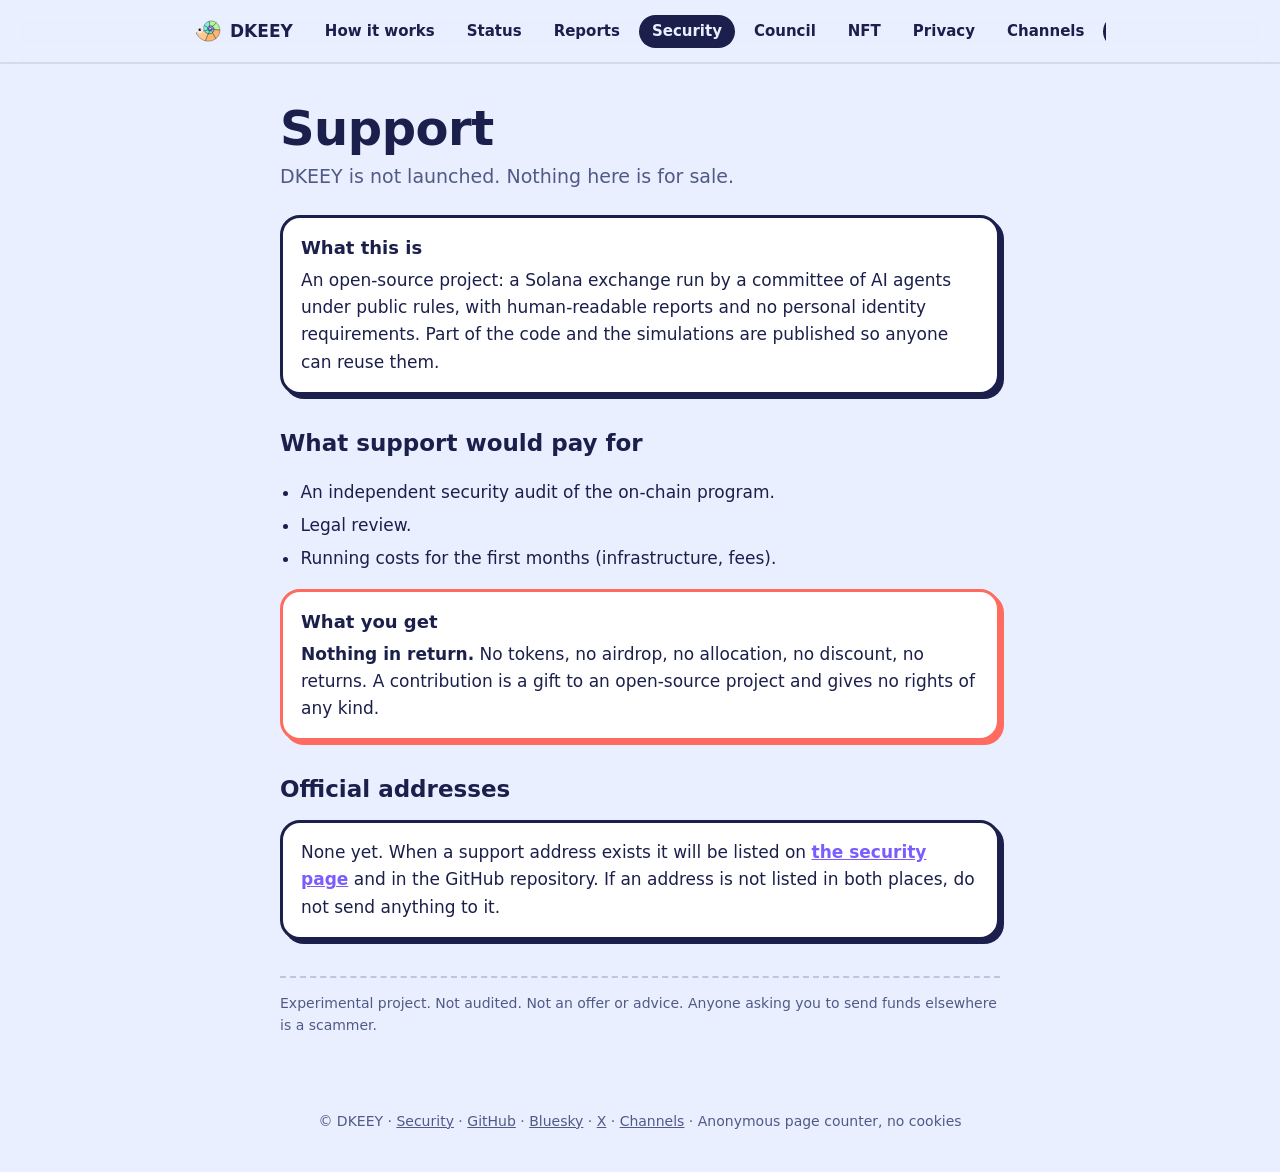
<file: support.html>
<!doctype html>
<html lang="en"><head><meta charset="utf-8"><meta name="viewport" content="width=device-width, initial-scale=1">
<title>Support — DKEEY</title><link rel="icon" href="data:image/svg+xml,%3Csvg%20xmlns%3D%22http%3A//www.w3.org/2000/svg%22%20viewBox%3D%220%200%20256%20256%22%20width%3D%22256%22%20height%3D%22256%22%3E%3Crect%20width%3D%22256%22%20height%3D%22256%22%20rx%3D%2256%22%20fill%3D%22%230a0920%22/%3E%3Cpath%20d%3D%22M154.8%20113.0%20L154.9%20114.8%20L154.7%20116.7%20L154.3%20118.6%20L153.5%20120.4%20L152.5%20122.1%20L151.2%20123.7%20L146.3%20117.4%20L146.8%20116.8%20L147.2%20116.0%20L147.5%20115.3%20L147.7%20114.5%20L147.8%20113.7%20L147.8%20113.0Z%22%20fill%3D%22%238a78ff%22%20stroke%3D%22%230a0920%22%20stroke-width%3D%222.4%22%20stroke-linejoin%3D%22round%22/%3E%3Cpath%20d%3D%22M151.2%20123.7%20L149.6%20125.1%20L147.8%20126.2%20L145.8%20127.1%20L143.6%20127.7%20L141.4%20128.0%20L139.1%20127.9%20L141.2%20119.2%20L142.2%20119.2%20L143.1%20119.1%20L144.0%20118.8%20L144.9%20118.5%20L145.6%20118.0%20L146.3%20117.4Z%22%20fill%3D%22%238a78ff%22%20stroke%3D%22%230a0920%22%20stroke-width%3D%222.4%22%20stroke-linejoin%3D%22round%22/%3E%3Cpath%20d%3D%22M139.1%20127.9%20L136.7%20127.5%20L134.4%20126.7%20L132.2%20125.6%20L130.2%20124.1%20L128.3%20122.2%20L126.8%20120.1%20L136.1%20115.9%20L136.8%20116.8%20L137.6%20117.6%20L138.4%20118.2%20L139.3%20118.7%20L140.3%20119.0%20L141.2%20119.2Z%22%20fill%3D%22%239a8bff%22%20stroke%3D%22%230a0920%22%20stroke-width%3D%222.4%22%20stroke-linejoin%3D%22round%22/%3E%3Cpath%20d%3D%22M126.8%20120.1%20L125.5%20117.7%20L124.6%20115.1%20L124.1%20112.3%20L124.0%20109.4%20L124.4%20106.5%20L125.2%20103.6%20L135.5%20109.1%20L135.2%20110.3%20L135.0%20111.5%20L135.0%20112.7%20L135.2%20113.8%20L135.6%20114.9%20L136.1%20115.9Z%22%20fill%3D%22%239a8bff%22%20stroke%3D%22%230a0920%22%20stroke-width%3D%222.4%22%20stroke-linejoin%3D%22round%22/%3E%3Cpath%20d%3D%22M125.2%20103.6%20L126.5%20100.8%20L128.2%2098.2%20L130.3%2095.8%20L132.8%2093.7%20L135.7%2092.0%20L138.9%2090.7%20L141.2%20103.7%20L139.8%20104.3%20L138.7%20105.0%20L137.6%20105.8%20L136.7%20106.8%20L136.0%20107.9%20L135.5%20109.1Z%22%20fill%3D%22%23a99dff%22%20stroke%3D%22%230a0920%22%20stroke-width%3D%222.4%22%20stroke-linejoin%3D%22round%22/%3E%3Cpath%20d%3D%22M138.9%2090.7%20L142.2%2089.9%20L145.8%2089.6%20L149.4%2089.8%20L153.0%2090.6%20L156.6%2092.0%20L160.0%2093.9%20L149.9%20105.1%20L148.5%20104.3%20L147.0%20103.7%20L145.5%20103.4%20L144.0%20103.3%20L142.6%20103.4%20L141.2%20103.7Z%22%20fill%3D%22%23a99dff%22%20stroke%3D%22%230a0920%22%20stroke-width%3D%222.4%22%20stroke-linejoin%3D%22round%22/%3E%3Cpath%20d%3D%22M160.0%2093.9%20L163.1%2096.4%20L165.8%2099.3%20L168.1%20102.7%20L170.0%20106.5%20L171.2%20110.6%20L171.8%20115.0%20L154.8%20113.8%20L154.6%20112.0%20L154.1%20110.3%20L153.3%20108.7%20L152.3%20107.3%20L151.2%20106.1%20L149.9%20105.1Z%22%20fill%3D%22%237fb7ff%22%20stroke%3D%22%230a0920%22%20stroke-width%3D%222.4%22%20stroke-linejoin%3D%22round%22/%3E%3Cpath%20d%3D%22M171.8%20115.0%20L171.8%20119.5%20L171.1%20124.0%20L169.7%20128.5%20L167.5%20132.8%20L164.7%20136.8%20L161.3%20140.4%20L150.5%20124.3%20L151.9%20122.8%20L153.1%20121.2%20L153.9%20119.4%20L154.5%20117.6%20L154.8%20115.7%20L154.8%20113.8Z%22%20fill%3D%22%237fb7ff%22%20stroke%3D%22%230a0920%22%20stroke-width%3D%222.4%22%20stroke-linejoin%3D%22round%22/%3E%3Cpath%20d%3D%22M161.3%20140.4%20L157.2%20143.5%20L152.7%20146.0%20L147.7%20147.9%20L142.4%20149.0%20L136.8%20149.3%20L131.2%20148.7%20L138.0%20127.8%20L140.3%20128.0%20L142.6%20127.9%20L144.8%20127.4%20L146.9%20126.7%20L148.8%20125.6%20L150.5%20124.3Z%22%20fill%3D%22%2363f0d3%22%20stroke%3D%22%230a0920%22%20stroke-width%3D%222.4%22%20stroke-linejoin%3D%22round%22/%3E%3Cpath%20d%3D%22M131.2%20148.7%20L125.6%20147.3%20L120.1%20144.9%20L115.0%20141.8%20L110.3%20137.8%20L106.1%20133.0%20L102.7%20127.6%20L126.2%20119.0%20L127.6%20121.3%20L129.3%20123.3%20L131.2%20124.9%20L133.4%20126.2%20L135.6%20127.2%20L138.0%20127.8Z%22%20fill%3D%22%2363f0d3%22%20stroke%3D%22%230a0920%22%20stroke-width%3D%222.4%22%20stroke-linejoin%3D%22round%22/%3E%3Cpath%20d%3D%22M102.7%20127.6%20L100.1%20121.5%20L98.3%20115.0%20L97.6%20108.2%20L97.9%20101.2%20L99.2%2094.2%20L101.7%2087.3%20L125.7%20102.3%20L124.7%20105.2%20L124.1%20108.1%20L124.0%20111.0%20L124.3%20113.8%20L125.1%20116.5%20L126.2%20119.0Z%22%20fill%3D%22%237df5dd%22%20stroke%3D%22%230a0920%22%20stroke-width%3D%222.4%22%20stroke-linejoin%3D%22round%22/%3E%3Cpath%20d%3D%22M101.7%2087.3%20L105.3%2080.7%20L109.9%2074.6%20L115.4%2069.2%20L121.9%2064.6%20L129.2%2060.9%20L137.0%2058.3%20L140.4%2090.3%20L137.1%2091.4%20L134.1%2092.9%20L131.4%2094.8%20L129.1%2097.1%20L127.2%2099.6%20L125.7%20102.3Z%22%20fill%3D%22%237df5dd%22%20stroke%3D%22%230a0920%22%20stroke-width%3D%222.4%22%20stroke-linejoin%3D%22round%22/%3E%3Cpath%20d%3D%22M137.0%2058.3%20L145.4%2056.9%20L154.1%2056.7%20L162.8%2057.9%20L171.5%2060.4%20L179.9%2064.4%20L187.7%2069.6%20L161.4%2095.0%20L158.2%2092.8%20L154.7%2091.2%20L151.1%2090.1%20L147.5%2089.6%20L143.9%2089.7%20L140.4%2090.3Z%22%20fill%3D%22%23b8f59a%22%20stroke%3D%22%230a0920%22%20stroke-width%3D%222.4%22%20stroke-linejoin%3D%22round%22/%3E%3Cpath%20d%3D%22M187.7%2069.6%20L194.8%2076.1%20L201.0%2083.7%20L206.1%2092.4%20L209.8%20101.9%20L212.2%20112.2%20L213.0%20122.8%20L171.9%20117.1%20L171.6%20112.6%20L170.6%20108.4%20L169.0%20104.4%20L166.9%20100.8%20L164.4%2097.7%20L161.4%2095.0Z%22%20fill%3D%22%23b8f59a%22%20stroke%3D%22%230a0920%22%20stroke-width%3D%222.4%22%20stroke-linejoin%3D%22round%22/%3E%3Cpath%20d%3D%22M213.0%20122.8%20L212.2%20133.7%20L209.6%20144.6%20L205.4%20155.2%20L199.5%20165.3%20L192.0%20174.5%20L183.0%20182.7%20L159.5%20141.9%20L163.2%20138.5%20L166.3%20134.7%20L168.8%20130.5%20L170.5%20126.1%20L171.6%20121.6%20L171.9%20117.1Z%22%20fill%3D%22%23ffb86b%22%20stroke%3D%22%230a0920%22%20stroke-width%3D%222.4%22%20stroke-linejoin%3D%22round%22/%3E%3Cpath%20d%3D%22M183.0%20182.7%20L172.7%20189.6%20L161.2%20194.9%20L148.8%20198.5%20L135.7%20200.3%20L122.1%20200.1%20L108.5%20197.7%20L128.6%20148.1%20L134.2%20149.1%20L139.8%20149.2%20L145.3%20148.5%20L150.4%20147.0%20L155.2%20144.7%20L159.5%20141.9Z%22%20fill%3D%22%23ffb86b%22%20stroke%3D%22%230a0920%22%20stroke-width%3D%222.4%22%20stroke-linejoin%3D%22round%22/%3E%3Cpath%20d%3D%22M108.5%20197.7%20L95.2%20193.3%20L82.3%20186.7%20L70.4%20178.1%20L59.7%20167.6%20L50.4%20155.4%20L43.0%20141.6%20L101.4%20124.8%20L104.5%20130.6%20L108.3%20135.7%20L112.7%20140.0%20L117.7%20143.6%20L123.0%20146.3%20L128.6%20148.1Z%22%20fill%3D%22%23ffc98f%22%20stroke%3D%22%230a0920%22%20stroke-width%3D%222.4%22%20stroke-linejoin%3D%22round%22/%3E%3Ccircle%20cx%3D%2270.5%22%20cy%3D%22126.1%22%20r%3D%2221.9%22%20fill%3D%22%23efe8da%22/%3E%3Ccircle%20cx%3D%2269.6%22%20cy%3D%22118.8%22%20r%3D%229.2%22%20fill%3D%22%230a0920%22/%3E%3Ccircle%20cx%3D%2272.6%22%20cy%3D%22115.7%22%20r%3D%223.1%22%20fill%3D%22%23efe8da%22/%3E%3C/svg%3E">
<meta name="description" content="How to tell the real DKEEY from scams.">
<meta property="og:title" content="Security — DKEEY"><meta property="og:description" content="How to tell the real DKEEY from scams."><meta property="og:image" content="https://dkeey.com/og.png"><meta name="twitter:card" content="summary_large_image">
<meta name="referrer" content="no-referrer"><link rel="stylesheet" href="/site.css"></head>
<body style="margin:0;background:var(--sky)"><header class="topnav"><nav class="in" aria-label="Main"><a class="home" href="/"><svg viewBox="28 28 200 200" aria-hidden="true"><path d="M154.8 113.0 L154.9 114.8 L154.7 116.7 L154.3 118.6 L153.5 120.4 L152.5 122.1 L151.2 123.7 L146.3 117.4 L146.8 116.8 L147.2 116.0 L147.5 115.3 L147.7 114.5 L147.8 113.7 L147.8 113.0Z" fill="#8a78ff" stroke="#0a0920" stroke-width="2.4" stroke-linejoin="round"/><path d="M151.2 123.7 L149.6 125.1 L147.8 126.2 L145.8 127.1 L143.6 127.7 L141.4 128.0 L139.1 127.9 L141.2 119.2 L142.2 119.2 L143.1 119.1 L144.0 118.8 L144.9 118.5 L145.6 118.0 L146.3 117.4Z" fill="#8a78ff" stroke="#0a0920" stroke-width="2.4" stroke-linejoin="round"/><path d="M139.1 127.9 L136.7 127.5 L134.4 126.7 L132.2 125.6 L130.2 124.1 L128.3 122.2 L126.8 120.1 L136.1 115.9 L136.8 116.8 L137.6 117.6 L138.4 118.2 L139.3 118.7 L140.3 119.0 L141.2 119.2Z" fill="#9a8bff" stroke="#0a0920" stroke-width="2.4" stroke-linejoin="round"/><path d="M126.8 120.1 L125.5 117.7 L124.6 115.1 L124.1 112.3 L124.0 109.4 L124.4 106.5 L125.2 103.6 L135.5 109.1 L135.2 110.3 L135.0 111.5 L135.0 112.7 L135.2 113.8 L135.6 114.9 L136.1 115.9Z" fill="#9a8bff" stroke="#0a0920" stroke-width="2.4" stroke-linejoin="round"/><path d="M125.2 103.6 L126.5 100.8 L128.2 98.2 L130.3 95.8 L132.8 93.7 L135.7 92.0 L138.9 90.7 L141.2 103.7 L139.8 104.3 L138.7 105.0 L137.6 105.8 L136.7 106.8 L136.0 107.9 L135.5 109.1Z" fill="#a99dff" stroke="#0a0920" stroke-width="2.4" stroke-linejoin="round"/><path d="M138.9 90.7 L142.2 89.9 L145.8 89.6 L149.4 89.8 L153.0 90.6 L156.6 92.0 L160.0 93.9 L149.9 105.1 L148.5 104.3 L147.0 103.7 L145.5 103.4 L144.0 103.3 L142.6 103.4 L141.2 103.7Z" fill="#a99dff" stroke="#0a0920" stroke-width="2.4" stroke-linejoin="round"/><path d="M160.0 93.9 L163.1 96.4 L165.8 99.3 L168.1 102.7 L170.0 106.5 L171.2 110.6 L171.8 115.0 L154.8 113.8 L154.6 112.0 L154.1 110.3 L153.3 108.7 L152.3 107.3 L151.2 106.1 L149.9 105.1Z" fill="#7fb7ff" stroke="#0a0920" stroke-width="2.4" stroke-linejoin="round"/><path d="M171.8 115.0 L171.8 119.5 L171.1 124.0 L169.7 128.5 L167.5 132.8 L164.7 136.8 L161.3 140.4 L150.5 124.3 L151.9 122.8 L153.1 121.2 L153.9 119.4 L154.5 117.6 L154.8 115.7 L154.8 113.8Z" fill="#7fb7ff" stroke="#0a0920" stroke-width="2.4" stroke-linejoin="round"/><path d="M161.3 140.4 L157.2 143.5 L152.7 146.0 L147.7 147.9 L142.4 149.0 L136.8 149.3 L131.2 148.7 L138.0 127.8 L140.3 128.0 L142.6 127.9 L144.8 127.4 L146.9 126.7 L148.8 125.6 L150.5 124.3Z" fill="#63f0d3" stroke="#0a0920" stroke-width="2.4" stroke-linejoin="round"/><path d="M131.2 148.7 L125.6 147.3 L120.1 144.9 L115.0 141.8 L110.3 137.8 L106.1 133.0 L102.7 127.6 L126.2 119.0 L127.6 121.3 L129.3 123.3 L131.2 124.9 L133.4 126.2 L135.6 127.2 L138.0 127.8Z" fill="#63f0d3" stroke="#0a0920" stroke-width="2.4" stroke-linejoin="round"/><path d="M102.7 127.6 L100.1 121.5 L98.3 115.0 L97.6 108.2 L97.9 101.2 L99.2 94.2 L101.7 87.3 L125.7 102.3 L124.7 105.2 L124.1 108.1 L124.0 111.0 L124.3 113.8 L125.1 116.5 L126.2 119.0Z" fill="#7df5dd" stroke="#0a0920" stroke-width="2.4" stroke-linejoin="round"/><path d="M101.7 87.3 L105.3 80.7 L109.9 74.6 L115.4 69.2 L121.9 64.6 L129.2 60.9 L137.0 58.3 L140.4 90.3 L137.1 91.4 L134.1 92.9 L131.4 94.8 L129.1 97.1 L127.2 99.6 L125.7 102.3Z" fill="#7df5dd" stroke="#0a0920" stroke-width="2.4" stroke-linejoin="round"/><path d="M137.0 58.3 L145.4 56.9 L154.1 56.7 L162.8 57.9 L171.5 60.4 L179.9 64.4 L187.7 69.6 L161.4 95.0 L158.2 92.8 L154.7 91.2 L151.1 90.1 L147.5 89.6 L143.9 89.7 L140.4 90.3Z" fill="#b8f59a" stroke="#0a0920" stroke-width="2.4" stroke-linejoin="round"/><path d="M187.7 69.6 L194.8 76.1 L201.0 83.7 L206.1 92.4 L209.8 101.9 L212.2 112.2 L213.0 122.8 L171.9 117.1 L171.6 112.6 L170.6 108.4 L169.0 104.4 L166.9 100.8 L164.4 97.7 L161.4 95.0Z" fill="#b8f59a" stroke="#0a0920" stroke-width="2.4" stroke-linejoin="round"/><path d="M213.0 122.8 L212.2 133.7 L209.6 144.6 L205.4 155.2 L199.5 165.3 L192.0 174.5 L183.0 182.7 L159.5 141.9 L163.2 138.5 L166.3 134.7 L168.8 130.5 L170.5 126.1 L171.6 121.6 L171.9 117.1Z" fill="#ffb86b" stroke="#0a0920" stroke-width="2.4" stroke-linejoin="round"/><path d="M183.0 182.7 L172.7 189.6 L161.2 194.9 L148.8 198.5 L135.7 200.3 L122.1 200.1 L108.5 197.7 L128.6 148.1 L134.2 149.1 L139.8 149.2 L145.3 148.5 L150.4 147.0 L155.2 144.7 L159.5 141.9Z" fill="#ffb86b" stroke="#0a0920" stroke-width="2.4" stroke-linejoin="round"/><path d="M108.5 197.7 L95.2 193.3 L82.3 186.7 L70.4 178.1 L59.7 167.6 L50.4 155.4 L43.0 141.6 L101.4 124.8 L104.5 130.6 L108.3 135.7 L112.7 140.0 L117.7 143.6 L123.0 146.3 L128.6 148.1Z" fill="#ffc98f" stroke="#0a0920" stroke-width="2.4" stroke-linejoin="round"/><circle cx="70.5" cy="126.1" r="21.9" fill="#efe8da"/><circle cx="69.6" cy="118.8" r="9.2" fill="#0a0920"/><circle cx="72.6" cy="115.7" r="3.1" fill="#efe8da"/></svg>DKEEY</a><a href="/how.html">How it works</a><a href="/status.html">Status</a><a href="/reports.html">Reports</a><a href="/security.html" aria-current="page">Security</a><a href="/council.html">Council</a><a href="/nft.html">NFT</a><a href="/privacy.html">Privacy</a><a href="/channels.html">Channels</a><a href="/support.html" aria-current="page">Support</a><a class="ext" href="https://github.com/dkeeyDK/dkeey" rel="noopener noreferrer">Code</a></nav></header><main class="page"><h1>Support</h1><p class="lede">DKEEY is not launched. Nothing here is for sale.</p>
<div class="card"><h3>What this is</h3><p>An open-source project: a Solana exchange run by a committee of AI agents under public rules, with human-readable reports and no personal identity requirements. Part of the code and the simulations are published so anyone can reuse them.</p></div>
<h2>What support would pay for</h2><ul><li>An independent security audit of the on-chain program.</li><li>Legal review.</li><li>Running costs for the first months (infrastructure, fees).</li></ul>
<div class="card warn"><h3>What you get</h3><p><b>Nothing in return.</b> No tokens, no airdrop, no allocation, no discount, no returns. A contribution is a gift to an open-source project and gives no rights of any kind.</p></div>
<h2>Official addresses</h2><div class="card"><p>None yet. When a support address exists it will be listed on <a href="/security.html">the security page</a> and in the GitHub repository. If an address is not listed in both places, do not send anything to it.</p></div>
<p class="risk">Experimental project. Not audited. Not an offer or advice. Anyone asking you to send funds elsewhere is a scammer.</p></main><footer class="foot">© DKEEY · <a href="/security.html">Security</a> · <a href="https://github.com/dkeeyDK/dkeey" rel="noopener noreferrer">GitHub</a> · <a href="https://bsky.app/profile/dkeey.bsky.social" rel="noopener noreferrer">Bluesky</a> · <a href="https://x.com/dkeeyDK" rel="noopener noreferrer">X</a> · <a href="/channels.html">Channels</a> · Anonymous page counter, no cookies</footer><script data-goatcounter="https://dkeey.goatcounter.com/count" async src="//gc.zgo.at/count.js"></script></body></html>
</file>
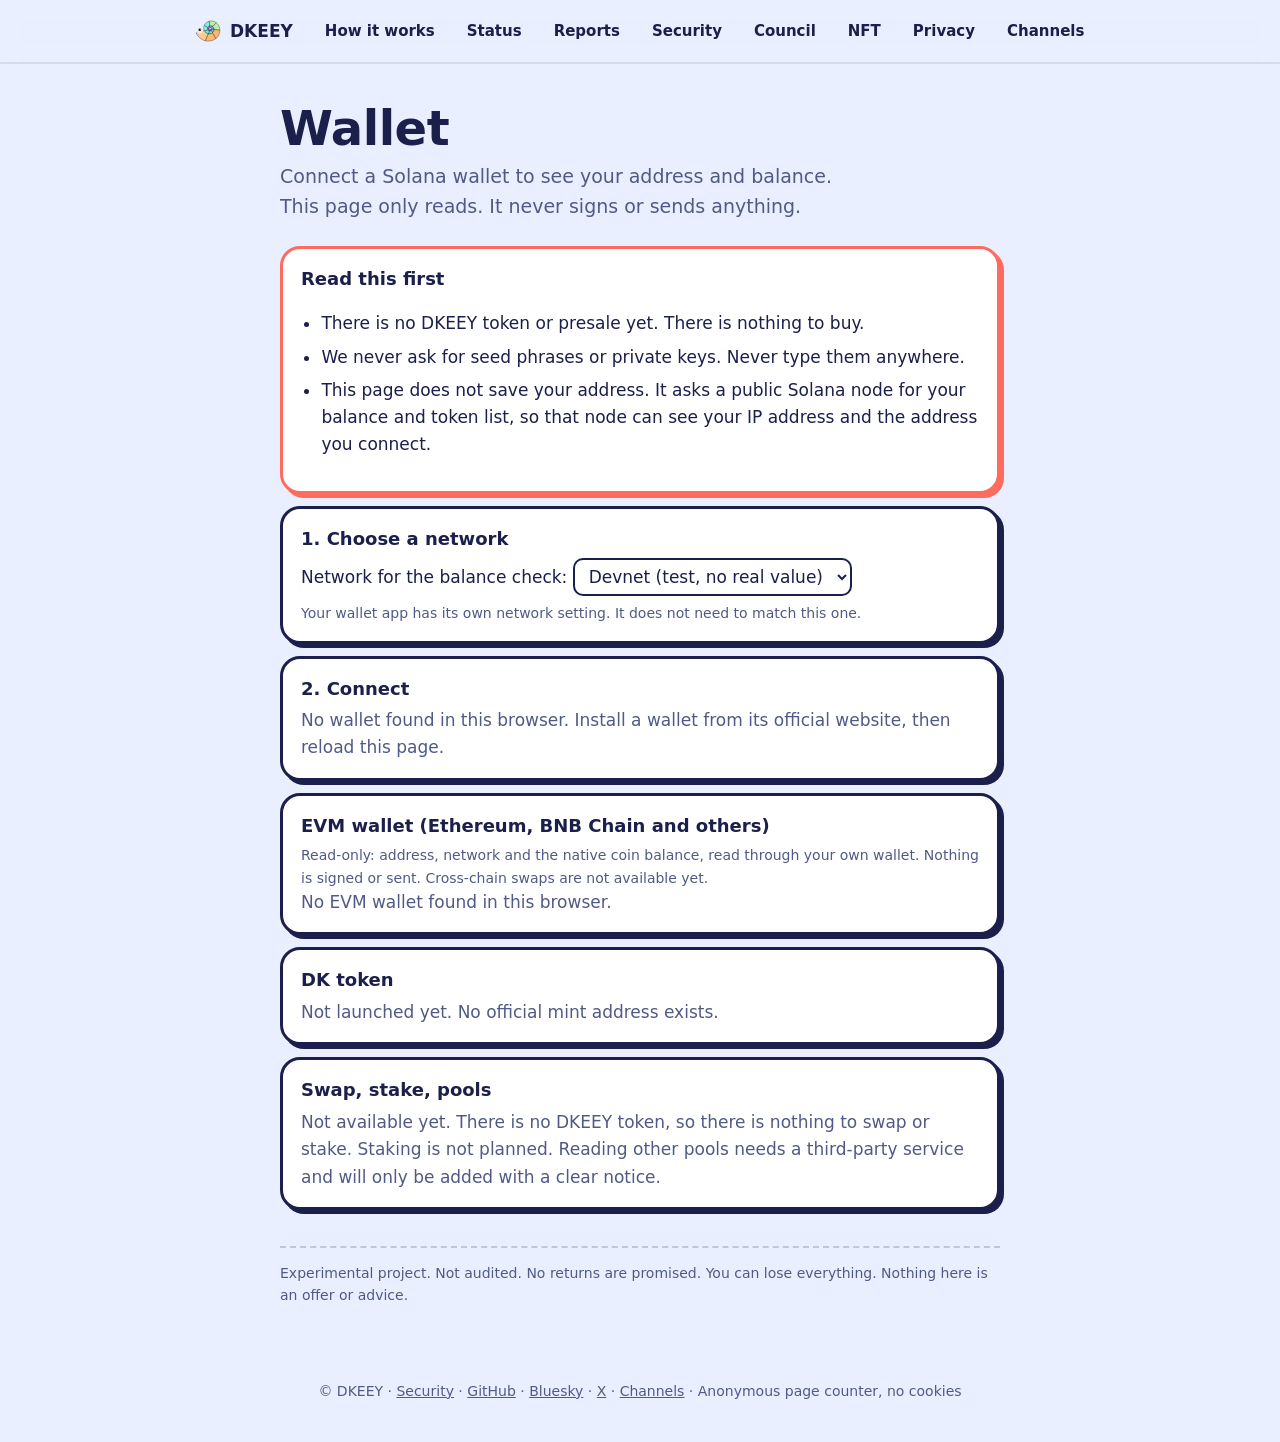
<file: wallet.html>
<!doctype html>
<html lang="en"><head><meta charset="utf-8"><meta name="viewport" content="width=device-width, initial-scale=1">
<title>Wallet — DKEEY</title><link rel="icon" href="data:image/svg+xml,%3Csvg%20xmlns%3D%22http%3A//www.w3.org/2000/svg%22%20viewBox%3D%220%200%20256%20256%22%20width%3D%22256%22%20height%3D%22256%22%3E%3Crect%20width%3D%22256%22%20height%3D%22256%22%20rx%3D%2256%22%20fill%3D%22%230a0920%22/%3E%3Cpath%20d%3D%22M154.8%20113.0%20L154.9%20114.8%20L154.7%20116.7%20L154.3%20118.6%20L153.5%20120.4%20L152.5%20122.1%20L151.2%20123.7%20L146.3%20117.4%20L146.8%20116.8%20L147.2%20116.0%20L147.5%20115.3%20L147.7%20114.5%20L147.8%20113.7%20L147.8%20113.0Z%22%20fill%3D%22%238a78ff%22%20stroke%3D%22%230a0920%22%20stroke-width%3D%222.4%22%20stroke-linejoin%3D%22round%22/%3E%3Cpath%20d%3D%22M151.2%20123.7%20L149.6%20125.1%20L147.8%20126.2%20L145.8%20127.1%20L143.6%20127.7%20L141.4%20128.0%20L139.1%20127.9%20L141.2%20119.2%20L142.2%20119.2%20L143.1%20119.1%20L144.0%20118.8%20L144.9%20118.5%20L145.6%20118.0%20L146.3%20117.4Z%22%20fill%3D%22%238a78ff%22%20stroke%3D%22%230a0920%22%20stroke-width%3D%222.4%22%20stroke-linejoin%3D%22round%22/%3E%3Cpath%20d%3D%22M139.1%20127.9%20L136.7%20127.5%20L134.4%20126.7%20L132.2%20125.6%20L130.2%20124.1%20L128.3%20122.2%20L126.8%20120.1%20L136.1%20115.9%20L136.8%20116.8%20L137.6%20117.6%20L138.4%20118.2%20L139.3%20118.7%20L140.3%20119.0%20L141.2%20119.2Z%22%20fill%3D%22%239a8bff%22%20stroke%3D%22%230a0920%22%20stroke-width%3D%222.4%22%20stroke-linejoin%3D%22round%22/%3E%3Cpath%20d%3D%22M126.8%20120.1%20L125.5%20117.7%20L124.6%20115.1%20L124.1%20112.3%20L124.0%20109.4%20L124.4%20106.5%20L125.2%20103.6%20L135.5%20109.1%20L135.2%20110.3%20L135.0%20111.5%20L135.0%20112.7%20L135.2%20113.8%20L135.6%20114.9%20L136.1%20115.9Z%22%20fill%3D%22%239a8bff%22%20stroke%3D%22%230a0920%22%20stroke-width%3D%222.4%22%20stroke-linejoin%3D%22round%22/%3E%3Cpath%20d%3D%22M125.2%20103.6%20L126.5%20100.8%20L128.2%2098.2%20L130.3%2095.8%20L132.8%2093.7%20L135.7%2092.0%20L138.9%2090.7%20L141.2%20103.7%20L139.8%20104.3%20L138.7%20105.0%20L137.6%20105.8%20L136.7%20106.8%20L136.0%20107.9%20L135.5%20109.1Z%22%20fill%3D%22%23a99dff%22%20stroke%3D%22%230a0920%22%20stroke-width%3D%222.4%22%20stroke-linejoin%3D%22round%22/%3E%3Cpath%20d%3D%22M138.9%2090.7%20L142.2%2089.9%20L145.8%2089.6%20L149.4%2089.8%20L153.0%2090.6%20L156.6%2092.0%20L160.0%2093.9%20L149.9%20105.1%20L148.5%20104.3%20L147.0%20103.7%20L145.5%20103.4%20L144.0%20103.3%20L142.6%20103.4%20L141.2%20103.7Z%22%20fill%3D%22%23a99dff%22%20stroke%3D%22%230a0920%22%20stroke-width%3D%222.4%22%20stroke-linejoin%3D%22round%22/%3E%3Cpath%20d%3D%22M160.0%2093.9%20L163.1%2096.4%20L165.8%2099.3%20L168.1%20102.7%20L170.0%20106.5%20L171.2%20110.6%20L171.8%20115.0%20L154.8%20113.8%20L154.6%20112.0%20L154.1%20110.3%20L153.3%20108.7%20L152.3%20107.3%20L151.2%20106.1%20L149.9%20105.1Z%22%20fill%3D%22%237fb7ff%22%20stroke%3D%22%230a0920%22%20stroke-width%3D%222.4%22%20stroke-linejoin%3D%22round%22/%3E%3Cpath%20d%3D%22M171.8%20115.0%20L171.8%20119.5%20L171.1%20124.0%20L169.7%20128.5%20L167.5%20132.8%20L164.7%20136.8%20L161.3%20140.4%20L150.5%20124.3%20L151.9%20122.8%20L153.1%20121.2%20L153.9%20119.4%20L154.5%20117.6%20L154.8%20115.7%20L154.8%20113.8Z%22%20fill%3D%22%237fb7ff%22%20stroke%3D%22%230a0920%22%20stroke-width%3D%222.4%22%20stroke-linejoin%3D%22round%22/%3E%3Cpath%20d%3D%22M161.3%20140.4%20L157.2%20143.5%20L152.7%20146.0%20L147.7%20147.9%20L142.4%20149.0%20L136.8%20149.3%20L131.2%20148.7%20L138.0%20127.8%20L140.3%20128.0%20L142.6%20127.9%20L144.8%20127.4%20L146.9%20126.7%20L148.8%20125.6%20L150.5%20124.3Z%22%20fill%3D%22%2363f0d3%22%20stroke%3D%22%230a0920%22%20stroke-width%3D%222.4%22%20stroke-linejoin%3D%22round%22/%3E%3Cpath%20d%3D%22M131.2%20148.7%20L125.6%20147.3%20L120.1%20144.9%20L115.0%20141.8%20L110.3%20137.8%20L106.1%20133.0%20L102.7%20127.6%20L126.2%20119.0%20L127.6%20121.3%20L129.3%20123.3%20L131.2%20124.9%20L133.4%20126.2%20L135.6%20127.2%20L138.0%20127.8Z%22%20fill%3D%22%2363f0d3%22%20stroke%3D%22%230a0920%22%20stroke-width%3D%222.4%22%20stroke-linejoin%3D%22round%22/%3E%3Cpath%20d%3D%22M102.7%20127.6%20L100.1%20121.5%20L98.3%20115.0%20L97.6%20108.2%20L97.9%20101.2%20L99.2%2094.2%20L101.7%2087.3%20L125.7%20102.3%20L124.7%20105.2%20L124.1%20108.1%20L124.0%20111.0%20L124.3%20113.8%20L125.1%20116.5%20L126.2%20119.0Z%22%20fill%3D%22%237df5dd%22%20stroke%3D%22%230a0920%22%20stroke-width%3D%222.4%22%20stroke-linejoin%3D%22round%22/%3E%3Cpath%20d%3D%22M101.7%2087.3%20L105.3%2080.7%20L109.9%2074.6%20L115.4%2069.2%20L121.9%2064.6%20L129.2%2060.9%20L137.0%2058.3%20L140.4%2090.3%20L137.1%2091.4%20L134.1%2092.9%20L131.4%2094.8%20L129.1%2097.1%20L127.2%2099.6%20L125.7%20102.3Z%22%20fill%3D%22%237df5dd%22%20stroke%3D%22%230a0920%22%20stroke-width%3D%222.4%22%20stroke-linejoin%3D%22round%22/%3E%3Cpath%20d%3D%22M137.0%2058.3%20L145.4%2056.9%20L154.1%2056.7%20L162.8%2057.9%20L171.5%2060.4%20L179.9%2064.4%20L187.7%2069.6%20L161.4%2095.0%20L158.2%2092.8%20L154.7%2091.2%20L151.1%2090.1%20L147.5%2089.6%20L143.9%2089.7%20L140.4%2090.3Z%22%20fill%3D%22%23b8f59a%22%20stroke%3D%22%230a0920%22%20stroke-width%3D%222.4%22%20stroke-linejoin%3D%22round%22/%3E%3Cpath%20d%3D%22M187.7%2069.6%20L194.8%2076.1%20L201.0%2083.7%20L206.1%2092.4%20L209.8%20101.9%20L212.2%20112.2%20L213.0%20122.8%20L171.9%20117.1%20L171.6%20112.6%20L170.6%20108.4%20L169.0%20104.4%20L166.9%20100.8%20L164.4%2097.7%20L161.4%2095.0Z%22%20fill%3D%22%23b8f59a%22%20stroke%3D%22%230a0920%22%20stroke-width%3D%222.4%22%20stroke-linejoin%3D%22round%22/%3E%3Cpath%20d%3D%22M213.0%20122.8%20L212.2%20133.7%20L209.6%20144.6%20L205.4%20155.2%20L199.5%20165.3%20L192.0%20174.5%20L183.0%20182.7%20L159.5%20141.9%20L163.2%20138.5%20L166.3%20134.7%20L168.8%20130.5%20L170.5%20126.1%20L171.6%20121.6%20L171.9%20117.1Z%22%20fill%3D%22%23ffb86b%22%20stroke%3D%22%230a0920%22%20stroke-width%3D%222.4%22%20stroke-linejoin%3D%22round%22/%3E%3Cpath%20d%3D%22M183.0%20182.7%20L172.7%20189.6%20L161.2%20194.9%20L148.8%20198.5%20L135.7%20200.3%20L122.1%20200.1%20L108.5%20197.7%20L128.6%20148.1%20L134.2%20149.1%20L139.8%20149.2%20L145.3%20148.5%20L150.4%20147.0%20L155.2%20144.7%20L159.5%20141.9Z%22%20fill%3D%22%23ffb86b%22%20stroke%3D%22%230a0920%22%20stroke-width%3D%222.4%22%20stroke-linejoin%3D%22round%22/%3E%3Cpath%20d%3D%22M108.5%20197.7%20L95.2%20193.3%20L82.3%20186.7%20L70.4%20178.1%20L59.7%20167.6%20L50.4%20155.4%20L43.0%20141.6%20L101.4%20124.8%20L104.5%20130.6%20L108.3%20135.7%20L112.7%20140.0%20L117.7%20143.6%20L123.0%20146.3%20L128.6%20148.1Z%22%20fill%3D%22%23ffc98f%22%20stroke%3D%22%230a0920%22%20stroke-width%3D%222.4%22%20stroke-linejoin%3D%22round%22/%3E%3Ccircle%20cx%3D%2270.5%22%20cy%3D%22126.1%22%20r%3D%2221.9%22%20fill%3D%22%23efe8da%22/%3E%3Ccircle%20cx%3D%2269.6%22%20cy%3D%22118.8%22%20r%3D%229.2%22%20fill%3D%22%230a0920%22/%3E%3Ccircle%20cx%3D%2272.6%22%20cy%3D%22115.7%22%20r%3D%223.1%22%20fill%3D%22%23efe8da%22/%3E%3C/svg%3E">
<meta name="description" content="Connect a Solana wallet and see your address and balance. Read-only.">
<meta property="og:title" content="Wallet — DKEEY"><meta property="og:description" content="Connect a Solana wallet. Read-only."><meta property="og:image" content="https://dkeey.com/og.png"><meta name="twitter:card" content="summary_large_image">
<meta name="referrer" content="no-referrer"><link rel="stylesheet" href="/site.css"></head>
<body style="margin:0;background:var(--sky)"><header class="topnav"><nav class="in" aria-label="Main"><a class="home" href="/"><svg viewBox="28 28 200 200" aria-hidden="true"><path d="M154.8 113.0 L154.9 114.8 L154.7 116.7 L154.3 118.6 L153.5 120.4 L152.5 122.1 L151.2 123.7 L146.3 117.4 L146.8 116.8 L147.2 116.0 L147.5 115.3 L147.7 114.5 L147.8 113.7 L147.8 113.0Z" fill="#8a78ff" stroke="#0a0920" stroke-width="2.4" stroke-linejoin="round"/><path d="M151.2 123.7 L149.6 125.1 L147.8 126.2 L145.8 127.1 L143.6 127.7 L141.4 128.0 L139.1 127.9 L141.2 119.2 L142.2 119.2 L143.1 119.1 L144.0 118.8 L144.9 118.5 L145.6 118.0 L146.3 117.4Z" fill="#8a78ff" stroke="#0a0920" stroke-width="2.4" stroke-linejoin="round"/><path d="M139.1 127.9 L136.7 127.5 L134.4 126.7 L132.2 125.6 L130.2 124.1 L128.3 122.2 L126.8 120.1 L136.1 115.9 L136.8 116.8 L137.6 117.6 L138.4 118.2 L139.3 118.7 L140.3 119.0 L141.2 119.2Z" fill="#9a8bff" stroke="#0a0920" stroke-width="2.4" stroke-linejoin="round"/><path d="M126.8 120.1 L125.5 117.7 L124.6 115.1 L124.1 112.3 L124.0 109.4 L124.4 106.5 L125.2 103.6 L135.5 109.1 L135.2 110.3 L135.0 111.5 L135.0 112.7 L135.2 113.8 L135.6 114.9 L136.1 115.9Z" fill="#9a8bff" stroke="#0a0920" stroke-width="2.4" stroke-linejoin="round"/><path d="M125.2 103.6 L126.5 100.8 L128.2 98.2 L130.3 95.8 L132.8 93.7 L135.7 92.0 L138.9 90.7 L141.2 103.7 L139.8 104.3 L138.7 105.0 L137.6 105.8 L136.7 106.8 L136.0 107.9 L135.5 109.1Z" fill="#a99dff" stroke="#0a0920" stroke-width="2.4" stroke-linejoin="round"/><path d="M138.9 90.7 L142.2 89.9 L145.8 89.6 L149.4 89.8 L153.0 90.6 L156.6 92.0 L160.0 93.9 L149.9 105.1 L148.5 104.3 L147.0 103.7 L145.5 103.4 L144.0 103.3 L142.6 103.4 L141.2 103.7Z" fill="#a99dff" stroke="#0a0920" stroke-width="2.4" stroke-linejoin="round"/><path d="M160.0 93.9 L163.1 96.4 L165.8 99.3 L168.1 102.7 L170.0 106.5 L171.2 110.6 L171.8 115.0 L154.8 113.8 L154.6 112.0 L154.1 110.3 L153.3 108.7 L152.3 107.3 L151.2 106.1 L149.9 105.1Z" fill="#7fb7ff" stroke="#0a0920" stroke-width="2.4" stroke-linejoin="round"/><path d="M171.8 115.0 L171.8 119.5 L171.1 124.0 L169.7 128.5 L167.5 132.8 L164.7 136.8 L161.3 140.4 L150.5 124.3 L151.9 122.8 L153.1 121.2 L153.9 119.4 L154.5 117.6 L154.8 115.7 L154.8 113.8Z" fill="#7fb7ff" stroke="#0a0920" stroke-width="2.4" stroke-linejoin="round"/><path d="M161.3 140.4 L157.2 143.5 L152.7 146.0 L147.7 147.9 L142.4 149.0 L136.8 149.3 L131.2 148.7 L138.0 127.8 L140.3 128.0 L142.6 127.9 L144.8 127.4 L146.9 126.7 L148.8 125.6 L150.5 124.3Z" fill="#63f0d3" stroke="#0a0920" stroke-width="2.4" stroke-linejoin="round"/><path d="M131.2 148.7 L125.6 147.3 L120.1 144.9 L115.0 141.8 L110.3 137.8 L106.1 133.0 L102.7 127.6 L126.2 119.0 L127.6 121.3 L129.3 123.3 L131.2 124.9 L133.4 126.2 L135.6 127.2 L138.0 127.8Z" fill="#63f0d3" stroke="#0a0920" stroke-width="2.4" stroke-linejoin="round"/><path d="M102.7 127.6 L100.1 121.5 L98.3 115.0 L97.6 108.2 L97.9 101.2 L99.2 94.2 L101.7 87.3 L125.7 102.3 L124.7 105.2 L124.1 108.1 L124.0 111.0 L124.3 113.8 L125.1 116.5 L126.2 119.0Z" fill="#7df5dd" stroke="#0a0920" stroke-width="2.4" stroke-linejoin="round"/><path d="M101.7 87.3 L105.3 80.7 L109.9 74.6 L115.4 69.2 L121.9 64.6 L129.2 60.9 L137.0 58.3 L140.4 90.3 L137.1 91.4 L134.1 92.9 L131.4 94.8 L129.1 97.1 L127.2 99.6 L125.7 102.3Z" fill="#7df5dd" stroke="#0a0920" stroke-width="2.4" stroke-linejoin="round"/><path d="M137.0 58.3 L145.4 56.9 L154.1 56.7 L162.8 57.9 L171.5 60.4 L179.9 64.4 L187.7 69.6 L161.4 95.0 L158.2 92.8 L154.7 91.2 L151.1 90.1 L147.5 89.6 L143.9 89.7 L140.4 90.3Z" fill="#b8f59a" stroke="#0a0920" stroke-width="2.4" stroke-linejoin="round"/><path d="M187.7 69.6 L194.8 76.1 L201.0 83.7 L206.1 92.4 L209.8 101.9 L212.2 112.2 L213.0 122.8 L171.9 117.1 L171.6 112.6 L170.6 108.4 L169.0 104.4 L166.9 100.8 L164.4 97.7 L161.4 95.0Z" fill="#b8f59a" stroke="#0a0920" stroke-width="2.4" stroke-linejoin="round"/><path d="M213.0 122.8 L212.2 133.7 L209.6 144.6 L205.4 155.2 L199.5 165.3 L192.0 174.5 L183.0 182.7 L159.5 141.9 L163.2 138.5 L166.3 134.7 L168.8 130.5 L170.5 126.1 L171.6 121.6 L171.9 117.1Z" fill="#ffb86b" stroke="#0a0920" stroke-width="2.4" stroke-linejoin="round"/><path d="M183.0 182.7 L172.7 189.6 L161.2 194.9 L148.8 198.5 L135.7 200.3 L122.1 200.1 L108.5 197.7 L128.6 148.1 L134.2 149.1 L139.8 149.2 L145.3 148.5 L150.4 147.0 L155.2 144.7 L159.5 141.9Z" fill="#ffb86b" stroke="#0a0920" stroke-width="2.4" stroke-linejoin="round"/><path d="M108.5 197.7 L95.2 193.3 L82.3 186.7 L70.4 178.1 L59.7 167.6 L50.4 155.4 L43.0 141.6 L101.4 124.8 L104.5 130.6 L108.3 135.7 L112.7 140.0 L117.7 143.6 L123.0 146.3 L128.6 148.1Z" fill="#ffc98f" stroke="#0a0920" stroke-width="2.4" stroke-linejoin="round"/><circle cx="70.5" cy="126.1" r="21.9" fill="#efe8da"/><circle cx="69.6" cy="118.8" r="9.2" fill="#0a0920"/><circle cx="72.6" cy="115.7" r="3.1" fill="#efe8da"/></svg>DKEEY</a><a href="/how.html">How it works</a><a href="/status.html">Status</a><a href="/reports.html">Reports</a><a href="/security.html">Security</a><a href="/council.html">Council</a><a href="/nft.html">NFT</a><a href="/privacy.html">Privacy</a><a href="/channels.html">Channels</a><a href="/support.html">Support</a><a class="ext" href="https://github.com/dkeeyDK/dkeey" rel="noopener noreferrer">Code</a></nav></header><main class="page"><h1>Wallet</h1><p class="lede">Connect a Solana wallet to see your address and balance. This page only reads. It never signs or sends anything.</p>
<div class="card warn"><h3>Read this first</h3><ul><li>There is no DKEEY token or presale yet. There is nothing to buy.</li><li>We never ask for seed phrases or private keys. Never type them anywhere.</li><li>This page does not save your address. It asks a public Solana node for your balance and token list, so that node can see your IP address and the address you connect.</li></ul></div>
<div class="card"><h3>1. Choose a network</h3>
<p><label for="net">Network for the balance check: </label><select id="net"><option value="devnet" selected>Devnet (test, no real value)</option><option value="mainnet-beta">Mainnet (real SOL)</option></select></p>
<p id="netnote" style="color:var(--mute);margin-top:6px;font-size:14px">Your wallet app has its own network setting. It does not need to match this one.</p></div>
<div class="card"><h3>2. Connect</h3><div id="providers"></div><p id="nowallet" hidden style="color:var(--mute)">No wallet found in this browser. Install a wallet from its official website, then reload this page.</p></div>
<div class="card" id="result" hidden><h3>Connected</h3>
<p>Address:</p><p><code id="addr" style="word-break:break-all"></code></p>
<p style="margin-top:8px">Balance (<span id="netlabel"></span>): <strong id="bal">…</strong></p>
<p style="margin-top:10px"><button id="copy" type="button">Copy address</button> <button id="refresh" type="button">Refresh</button> <button id="disc" type="button">Disconnect</button></p></div>
<div class="card" id="evmcard"><h3>EVM wallet (Ethereum, BNB Chain and others)</h3>
<p style="color:var(--mute);font-size:14px">Read-only: address, network and the native coin balance, read through your own wallet. Nothing is signed or sent. Cross-chain swaps are not available yet.</p>
<div id="evmproviders"></div><p id="evmnone" hidden style="color:var(--mute)">No EVM wallet found in this browser.</p>
<div id="evmresult" hidden><p>Address:</p><p><code id="evmaddr" style="word-break:break-all"></code></p>
<p style="margin-top:8px">Network: <strong id="evmnet"></strong> · Balance: <strong id="evmbal">…</strong></p>
<p style="margin-top:10px"><button id="evmrefresh" type="button">Refresh</button> <button id="evmforget" type="button">Forget</button></p></div>
<p id="evmmsg" role="status" style="color:var(--mute)"></p></div>
<div class="card" id="dkcard"><h3>DK token</h3><p id="dkline" style="color:var(--mute)">Not launched yet. No official mint address exists.</p></div>
<div class="card" id="tokcard" hidden><h3>Your tokens</h3><p id="toknote" style="color:var(--mute);font-size:14px">Token names are not looked up. Only the mint address and amount are shown.</p><ul id="toklist"></ul></div>
<div class="card"><h3>Swap, stake, pools</h3><p style="color:var(--mute)">Not available yet. There is no DKEEY token, so there is nothing to swap or stake. Staking is not planned. Reading other pools needs a third-party service and will only be added with a clear notice.</p></div>
<p id="msg" role="status" style="color:var(--mute)"></p>
<p class="risk">Experimental project. Not audited. No returns are promised. You can lose everything. Nothing here is an offer or advice.</p>
<style>#providers button,#result button,#evmproviders button,#evmresult button{font:700 15px/1 var(--font);padding:10px 16px;margin:4px 6px 4px 0;border-radius:999px;border:3px solid var(--ink);background:var(--grape);color:#fff;cursor:pointer}#result button,#evmresult button{background:var(--card);color:var(--ink)}#providers button.on,#evmproviders button.on{background:#0b5d33;border-color:#073d22;color:#fff;cursor:default;opacity:1}#net{font:inherit;padding:6px 10px;border-radius:10px;border:2px solid var(--ink);background:var(--card);color:var(--ink)}</style>
<script>
(function(){
"use strict";
var RPC={"devnet":"https://api.devnet.solana.com","mainnet-beta":"https://api.mainnet-beta.solana.com"};
var current=null,currentAddr=null;
function $(id){return document.getElementById(id);}
function say(t){$("msg").textContent=t||"";}
var STD=[];
function isSol(w){try{return w&&w.features&&w.features["standard:connect"]&&(w.chains||[]).some(function(c){return String(c).indexOf("solana:")===0;});}catch(e){return false;}}
function regStd(w){if(!isSol(w))return;for(var i=0;i<STD.length;i++)if(STD[i]===w)return;STD.push(w);build();}
var api={register:function(){for(var i=0;i<arguments.length;i++)regStd(arguments[i]);return function(){};}};
window.addEventListener("wallet-standard:register-wallet",function(e){try{if(typeof e.detail==="function")e.detail(api);}catch(x){}});
try{window.dispatchEvent(new CustomEvent("wallet-standard:app-ready",{detail:api}));}catch(x){}
function found(){
  var list=[],names={},w=window;
  STD.forEach(function(x){var n=String(x.name||"Wallet").slice(0,30);names[n.toLowerCase()]=1;list.push({name:n,kind:"std",p:x});});
  function legacy(n,p){if(!names[n.toLowerCase()]){names[n.toLowerCase()]=1;list.push({name:n,kind:"legacy",p:p});}}
  if(w.phantom&&w.phantom.solana&&w.phantom.solana.isPhantom)legacy("Phantom",w.phantom.solana);
  if(w.solflare&&w.solflare.isSolflare)legacy("Solflare",w.solflare);
  if(w.backpack&&w.backpack.solana)legacy("Backpack",w.backpack.solana);
  return list;
}
function short(a){return a.slice(0,4)+"…"+a.slice(-4);}
function fmt(l){return (l/1e9).toLocaleString(undefined,{maximumFractionDigits:6})+" SOL";}
async function balance(){
  var net=$("net").value;$("netlabel").textContent=net;$("bal").textContent="…";
  if(!currentAddr)return;
  var ctl=new AbortController(),to=setTimeout(function(){ctl.abort();},10000);
  try{
    var r=await fetch(RPC[net],{method:"POST",headers:{"content-type":"application/json"},referrerPolicy:"no-referrer",credentials:"omit",signal:ctl.signal,body:JSON.stringify({jsonrpc:"2.0",id:1,method:"getBalance",params:[currentAddr,{commitment:"confirmed"}]})});
    if(!r.ok)throw new Error("HTTP "+r.status);
    var j=await r.json();
    if(j.error||!j.result||typeof j.result.value!=="number")throw new Error("bad answer");
    $("bal").textContent=fmt(j.result.value);say("");
  }catch(e){$("bal").textContent="unavailable";say("Could not read the balance from the public node. Try again later.");}
  finally{clearTimeout(to);}
}
// Official DK mint. Empty until launch. Only trust an address that is listed BOTH on dkeey.com/security.html AND in the GitHub repository.
var DK_MINT="";
var PROGS=["TokenkegQfeZyiNwAJbNbGKPFXCWuBvf9Ss623VQ5DA","TokenzQdBNbLqP5VEhdkAS6EPFLC1PHnBqCXEpPxuEb"];
async function rpc(net,method,params,ctl){
  var r=await fetch(RPC[net],{method:"POST",headers:{"content-type":"application/json"},referrerPolicy:"no-referrer",credentials:"omit",signal:ctl.signal,body:JSON.stringify({jsonrpc:"2.0",id:1,method:method,params:params})});
  if(!r.ok)throw new Error("HTTP "+r.status);var j=await r.json();if(j.error||!j.result)throw new Error("bad answer");return j.result;
}
async function tokens(){
  var net=$("net").value,addr=currentAddr;$("toklist").textContent="";$("tokcard").hidden=true;if(!addr)return;
  var ctl=new AbortController(),to=setTimeout(function(){ctl.abort();},10000),rows=[];
  try{
    for(var i=0;i<PROGS.length;i++){
      var res=await rpc(net,"getTokenAccountsByOwner",[addr,{programId:PROGS[i]},{encoding:"jsonParsed"}],ctl);
      (res.value||[]).forEach(function(a){try{var inf=a.account.data.parsed.info;var amt=inf.tokenAmount&&inf.tokenAmount.uiAmountString;var mint=inf.mint;
        if(typeof amt==="string"&&/^[0-9.]+$/.test(amt)&&Number(amt)>0&&/^[1-9A-HJ-NP-Za-km-z]{32,44}$/.test(mint))rows.push({mint:mint,amt:amt,t22:i===1});}catch(e){}});
    }
    if(addr!==currentAddr)return;
    if(DK_MINT){var d=rows.filter(function(r){return r.mint===DK_MINT;})[0];$("dkline").textContent="Your DK: "+(d?d.amt:"0")+" (mint "+short(DK_MINT)+")";}
    rows.slice(0,50).forEach(function(r){var li=document.createElement("li");var c=document.createElement("code");c.textContent=short(r.mint);c.title=r.mint;
      li.appendChild(c);li.appendChild(document.createTextNode(" — "+r.amt+(r.t22?" (Token-2022)":"")));$("toklist").appendChild(li);});
    $("toknote").textContent=rows.length?("Only the mint address and amount are shown; hover a mint to see it in full. "+(rows.length>50?"First 50 of "+rows.length+" shown.":"")):"No tokens with a balance found on this network.";
    $("tokcard").hidden=false;
  }catch(e){$("toknote").textContent="Could not read tokens from the public node.";$("tokcard").hidden=false;}
  finally{clearTimeout(to);}
}
function show(addr){
  currentAddr=addr;$("addr").textContent=addr;$("result").hidden=false;balance();tokens();
}
function clear(){if(DK_MINT)$("dkline").textContent="Connect a wallet to see your DK.";$("tokcard").hidden=true;$("toklist").textContent="";currentAddr=null;current=null;$("result").hidden=true;$("addr").textContent="";say("");build();}
var ADDR=/^[1-9A-HJ-NP-Za-km-z]{32,44}$/;
async function connect(entry){
  say("Waiting for your wallet…");
  try{
    var a;
    if(entry.kind==="std"){
      var res=await entry.p.features["standard:connect"].connect();
      var acc=(res&&res.accounts&&res.accounts[0])||(entry.p.accounts&&entry.p.accounts[0]);
      if(!acc)throw new Error("no account");a=String(acc.address);
      var ev=entry.p.features["standard:events"];
      if(ev&&ev.on)ev.on("change",function(c){if(c&&c.accounts){if(c.accounts.length&&ADDR.test(String(c.accounts[0].address)))show(String(c.accounts[0].address));else if(!c.accounts.length)clear();}});
    }else{
      var r2=await entry.p.connect();
      var pk=(r2&&r2.publicKey)||entry.p.publicKey;if(!pk)throw new Error("no key");a=pk.toString();
      if(entry.p.on){entry.p.on("disconnect",clear);entry.p.on("accountChanged",function(k){if(k){var n=k.toString();if(ADDR.test(n))show(n);}else clear();});}
    }
    if(!ADDR.test(a))throw new Error("bad key");
    current=entry;say("");show(a);build();
  }catch(e){say("Connection was cancelled or failed. Nothing was changed.");}
}
function build(){
  var box=$("providers");box.textContent="";var l=found();
  $("nowallet").hidden=l.length>0;
  l.forEach(function(e){var b=document.createElement("button");b.type="button";var on=!!(current&&current.p===e.p);if(on){b.className="on";b.disabled=true;b.textContent="\u2713 "+e.name+" connected";}else{b.textContent="Connect "+e.name;b.addEventListener("click",function(){connect(e);});}box.appendChild(b);});
}
$("net").addEventListener("change",function(){balance();tokens();});
$("refresh").addEventListener("click",function(){balance();tokens();});
$("disc").addEventListener("click",async function(){try{if(current){if(current.kind==="std"){var d=current.p.features["standard:disconnect"];if(d)await d.disconnect();}else if(current.p.disconnect)await current.p.disconnect();}}catch(e){}clear();});
$("copy").addEventListener("click",async function(){try{await navigator.clipboard.writeText(currentAddr||"");say("Address copied.");}catch(e){say("Copy failed. Select the address and copy it by hand.");}});
if(DK_MINT)$("dkline").textContent="Connect a wallet to see your DK.";
build();window.addEventListener("load",function(){setTimeout(build,600);});
})();
</script>
<script>
(function(){
"use strict";
var CH={"0x1":["Ethereum","ETH"],"0x38":["BNB Chain","BNB"],"0x89":["Polygon","POL"],"0xa4b1":["Arbitrum One","ETH"],"0xa":["Optimism","ETH"],"0x2105":["Base","ETH"],"0xa86a":["Avalanche C-Chain","AVAX"],"0xaa36a7":["Sepolia (test)","ETH"]};
var found=[],cur=null,addr=null;
function $(i){return document.getElementById(i);}
function say(t){$("evmmsg").textContent=t||"";}
var A=/^0x[0-9a-fA-F]{40}$/;
function add(info,p){if(!p||typeof p.request!=="function")return;for(var i=0;i<found.length;i++)if(found[i].p===p)return;
  var n=String((info&&info.name)||"EVM wallet").slice(0,30);found.push({name:n,p:p});build();}
window.addEventListener("eip6963:announceProvider",function(e){try{add(e.detail.info,e.detail.provider);}catch(x){}});
try{window.dispatchEvent(new Event("eip6963:requestProvider"));}catch(x){}
function fallback(){if(!found.length&&window.ethereum)add({name:"Browser wallet"},window.ethereum);}
function build(){var b=$("evmproviders");b.textContent="";$("evmnone").hidden=found.length>0;
  found.forEach(function(w){var x=document.createElement("button");x.type="button";var on=!!(cur&&cur.p===w.p);if(on){x.className="on";x.disabled=true;x.textContent="\u2713 "+w.name+" connected";}else{x.textContent="Connect "+w.name;x.addEventListener("click",function(){connect(w);});}b.appendChild(x);});}
function fmt(hex,sym){try{var v=BigInt(hex);var whole=v/1000000000000000000n;var frac=(v%1000000000000000000n).toString().padStart(18,"0").slice(0,6).replace(/0+$/,"");return whole.toString()+(frac?"."+frac:"")+" "+sym;}catch(e){return "unavailable";}}
async function refresh(){
  if(!cur||!addr)return;$("evmbal").textContent="…";
  try{
    var cid=await cur.p.request({method:"eth_chainId"});
    var c=CH[String(cid).toLowerCase()];$("evmnet").textContent=c?c[0]:"Unknown network ("+String(cid).slice(0,12)+")";
    var bal=await cur.p.request({method:"eth_getBalance",params:[addr,"latest"]});
    $("evmbal").textContent=fmt(bal,c?c[1]:"native coin");say("");
  }catch(e){$("evmbal").textContent="unavailable";say("Could not read from your wallet.");}
}
function forget(){cur=null;addr=null;$("evmresult").hidden=true;$("evmaddr").textContent="";say("");build();}
async function connect(w){
  say("Waiting for your wallet…");
  try{
    var acc=await w.p.request({method:"eth_requestAccounts"});
    var a=acc&&acc[0];if(!A.test(String(a)))throw new Error("bad address");
    cur=w;addr=String(a);$("evmaddr").textContent=addr;$("evmresult").hidden=false;say("");build();refresh();
    if(w.p.on){w.p.on("chainChanged",function(){refresh();});w.p.on("accountsChanged",function(x){if(x&&x[0]&&A.test(String(x[0]))){addr=String(x[0]);$("evmaddr").textContent=addr;refresh();}else forget();});}
  }catch(e){say("Connection was cancelled or failed. Nothing was changed.");}
}
$("evmrefresh").addEventListener("click",refresh);$("evmforget").addEventListener("click",forget);
build();window.addEventListener("load",function(){setTimeout(function(){fallback();build();},600);});
})();
</script></main><footer class="foot">© DKEEY · <a href="/security.html">Security</a> · <a href="https://github.com/dkeeyDK/dkeey" rel="noopener noreferrer">GitHub</a> · <a href="https://bsky.app/profile/dkeey.bsky.social" rel="noopener noreferrer">Bluesky</a> · <a href="https://x.com/dkeeyDK" rel="noopener noreferrer">X</a> · <a href="/channels.html">Channels</a> · Anonymous page counter, no cookies</footer><script data-goatcounter="https://dkeey.goatcounter.com/count" async src="//gc.zgo.at/count.js"></script></body></html>
</file>
<file: site.css>
/* DKEEY shared styles */
:root{--sky:#e9efff;--ink:#1b1f4b;--mute:#515a86;--white:#fff;--coral:#ff6b5e;--sun:#ffc93c;--mint:#27cfa0;--grape:#7b5cff;--blue:#2fa8ff;--pink:#ff74c1;--card:#fff;
--font:ui-rounded,"SF Pro Rounded","Hiragino Maru Gothic ProN","Arial Rounded MT Bold","Nunito","Segoe UI",system-ui,sans-serif}
@media (prefers-color-scheme:dark){:root{--sky:#14173a;--ink:#f2f4ff;--mute:#a9b0dd;--white:#232859;--card:#1d2150}}
.topnav{position:sticky;top:0;z-index:20;background:color-mix(in srgb,var(--sky) 88%,transparent);backdrop-filter:blur(8px);border-bottom:2px solid color-mix(in srgb,var(--ink) 10%,transparent)}
.topnav .in{max-width:900px;margin:0 auto;padding:8px 16px;display:flex;align-items:center;gap:6px;overflow-x:auto;scrollbar-width:none}
.topnav .in::-webkit-scrollbar{display:none}
.topnav a{flex:none;color:var(--ink);text-decoration:none;font:700 15px/1 var(--font);padding:9px 13px;border-radius:999px;white-space:nowrap}
.topnav a:hover{background:color-mix(in srgb,var(--ink) 9%,transparent)}
.topnav a[aria-current=page]{background:var(--ink);color:var(--sky)}
.topnav a.home{display:flex;align-items:center;gap:8px;font-weight:900;font-size:17px;padding-left:4px;margin-right:auto}
.topnav a.home svg{width:28px;height:28px}
.topnav a.ext::after{content:" ↗";opacity:.6}
.page{max-width:720px;margin:0 auto;padding:30px 20px 60px;font:17px/1.6 var(--font);color:var(--ink)}
.page h1{font-size:clamp(34px,8vw,48px);line-height:1.1;margin:8px 0 6px;font-weight:900;letter-spacing:-.01em}
.page .lede{color:var(--mute);font-size:19px;margin:0 0 24px;text-wrap:balance}
.page h2{font-size:23px;margin:30px 0 8px}
.card{background:var(--card);border:3px solid var(--ink);border-radius:20px;padding:16px 18px;margin:12px 0;box-shadow:4px 4px 0 var(--ink)}
.card h3{margin:0 0 4px;font-size:18px}.card p{margin:0}
.tag{display:inline-block;font:800 12px/1 var(--font);letter-spacing:.04em;text-transform:uppercase;border-radius:999px;padding:5px 10px;margin-right:6px;color:#1b1f4b}
.t-done{background:var(--mint)}.t-open{background:var(--sun)}.t-wait{background:var(--pink)}.t-design{background:var(--blue)}
.page ul{padding-left:1.2em}.page li{margin:6px 0}
.page a{color:var(--grape);font-weight:700}
.warn{border-color:var(--coral);box-shadow:4px 4px 0 var(--coral)}
.risk{color:var(--mute);font-size:14px;margin-top:36px;border-top:2px dashed color-mix(in srgb,var(--ink) 20%,transparent);padding-top:14px}
footer.foot{max-width:720px;margin:0 auto;padding:0 20px 40px;color:var(--mute);font:14px/1.5 var(--font);text-align:center}
footer.foot a{color:inherit}
code{word-break:break-all;font-size:.85em}
</file>
